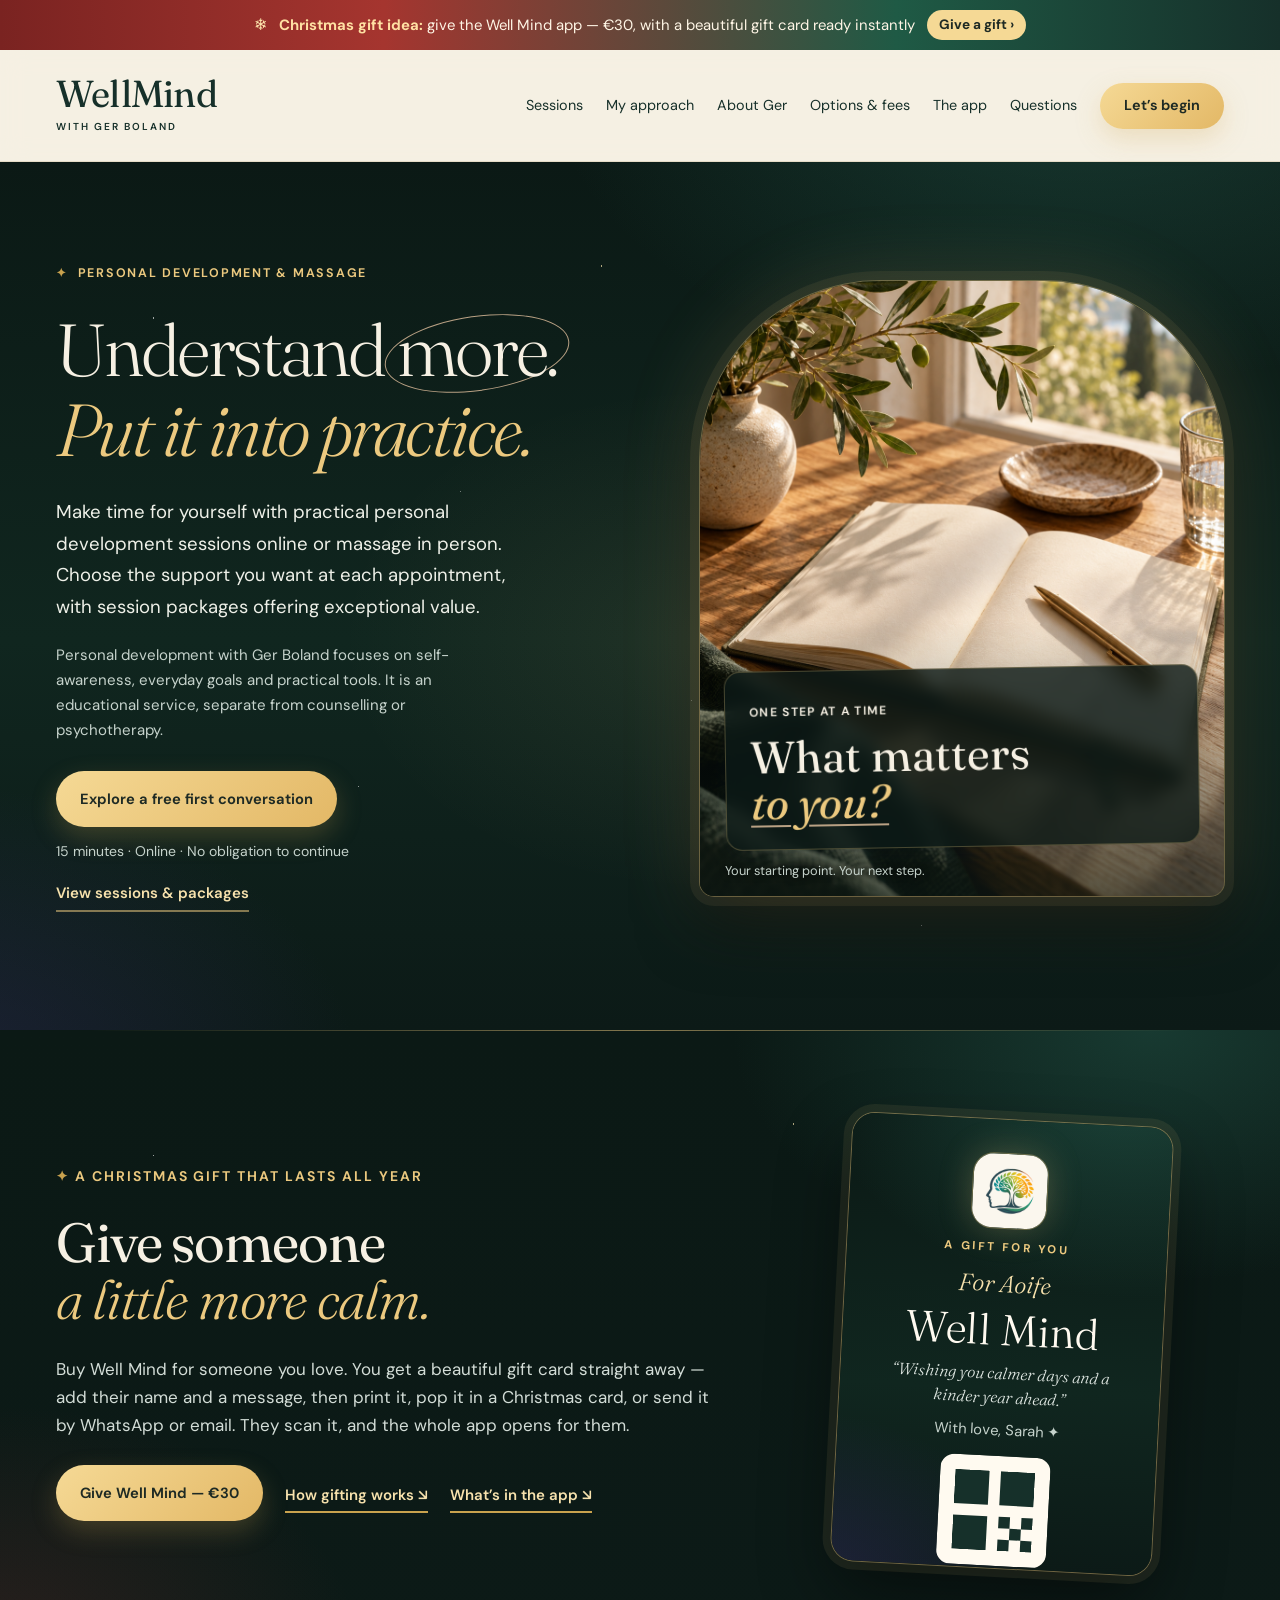
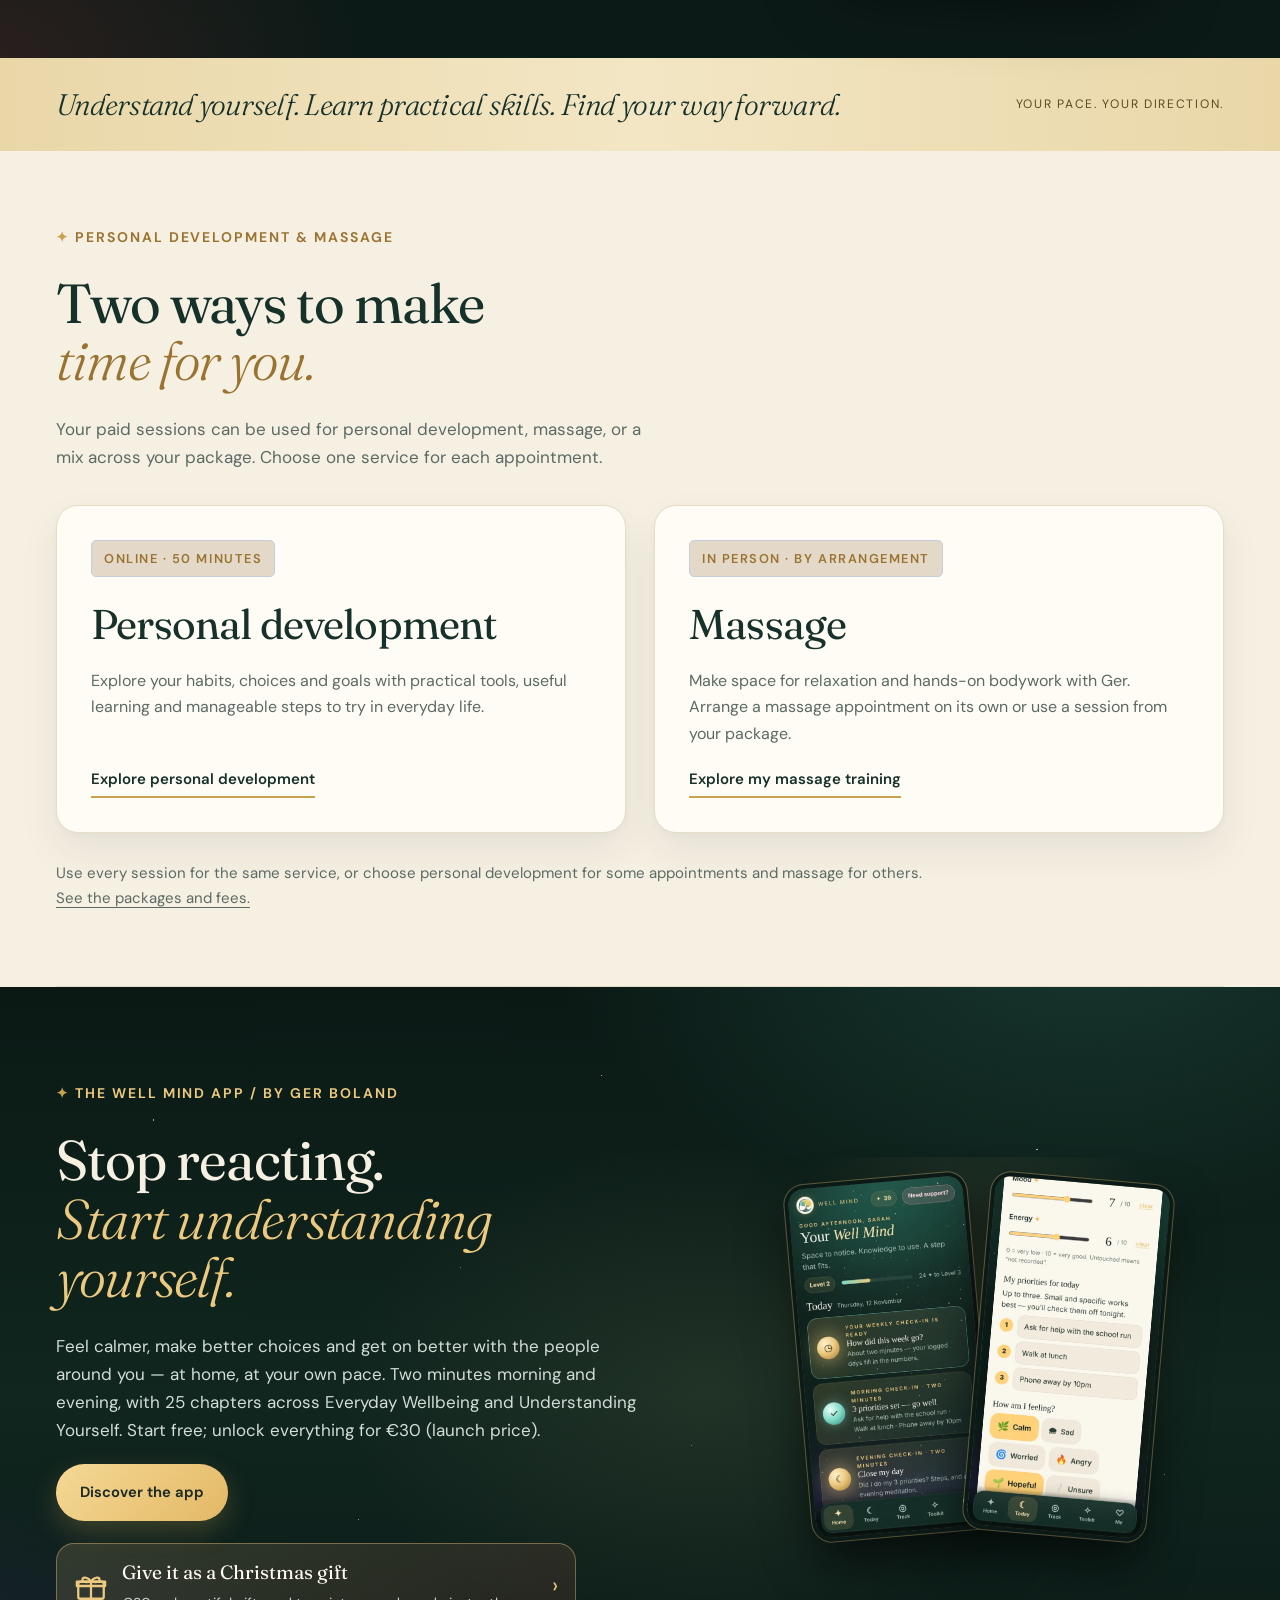
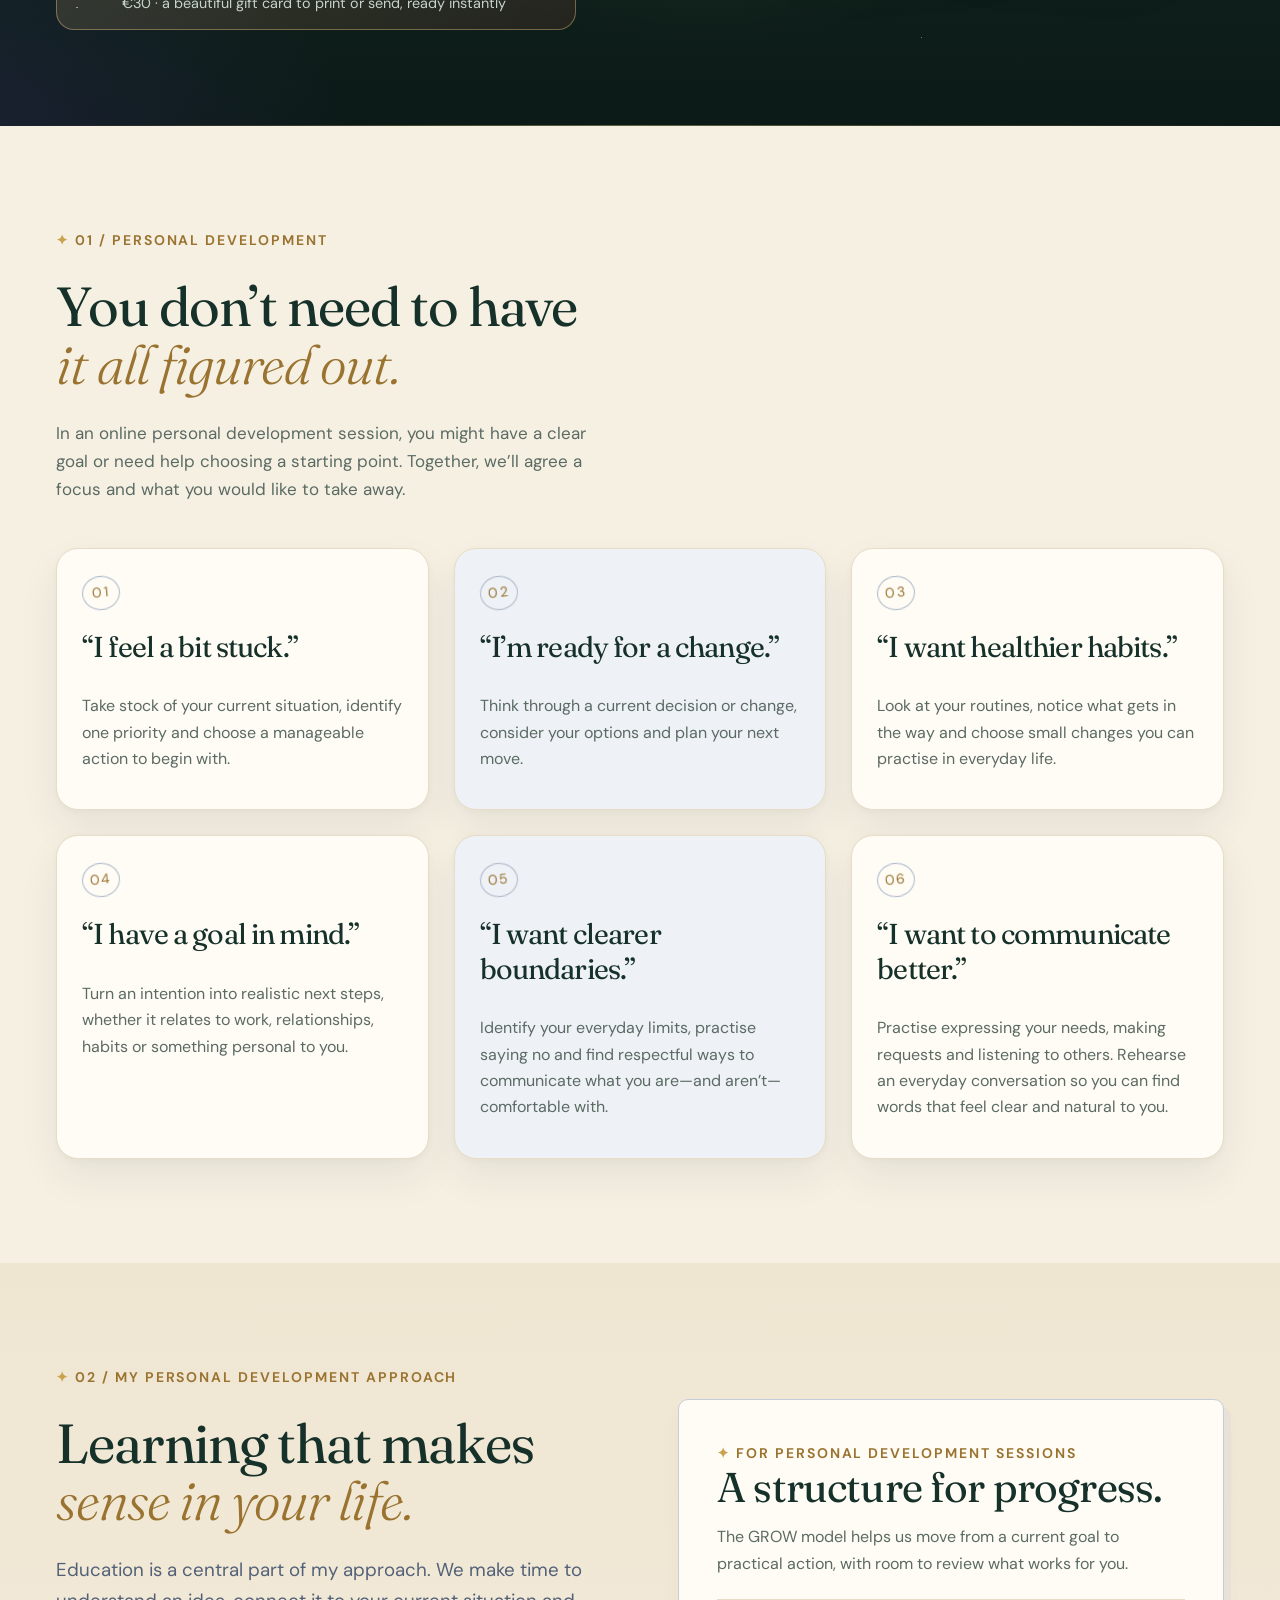
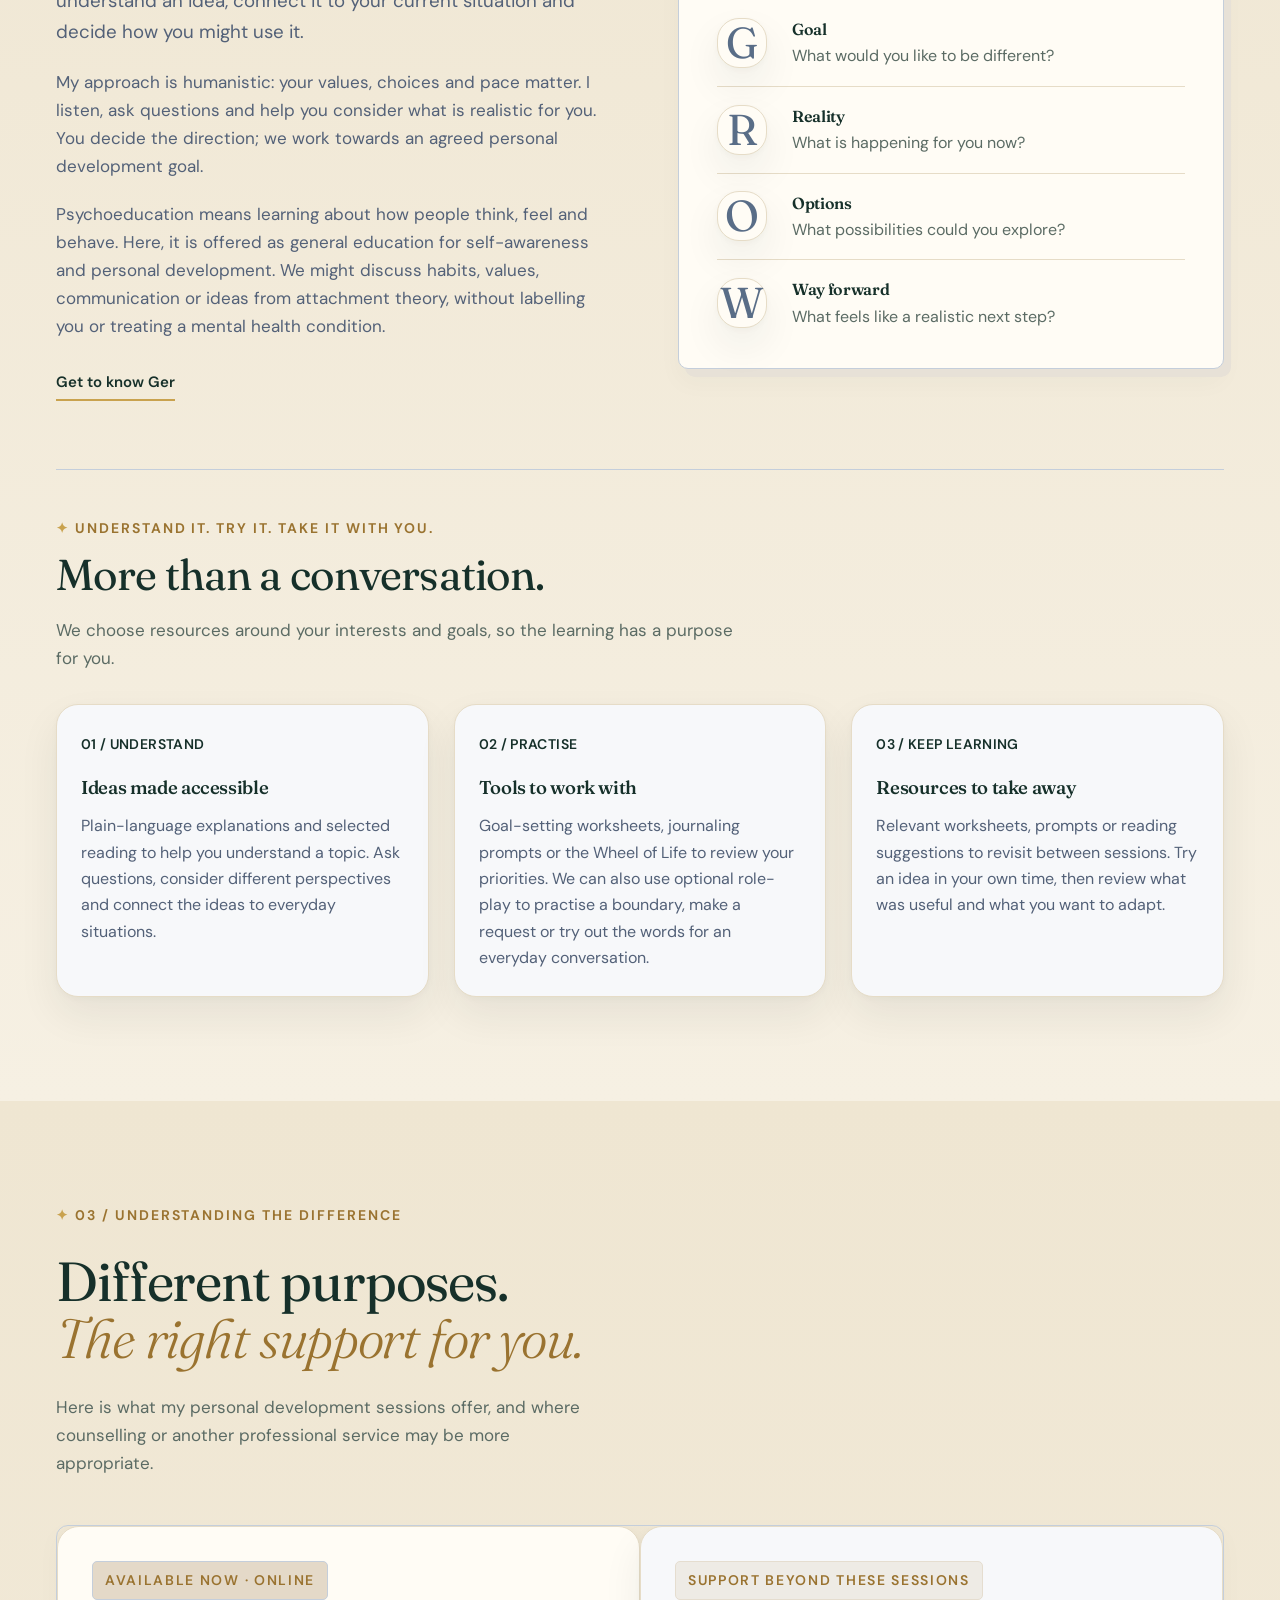
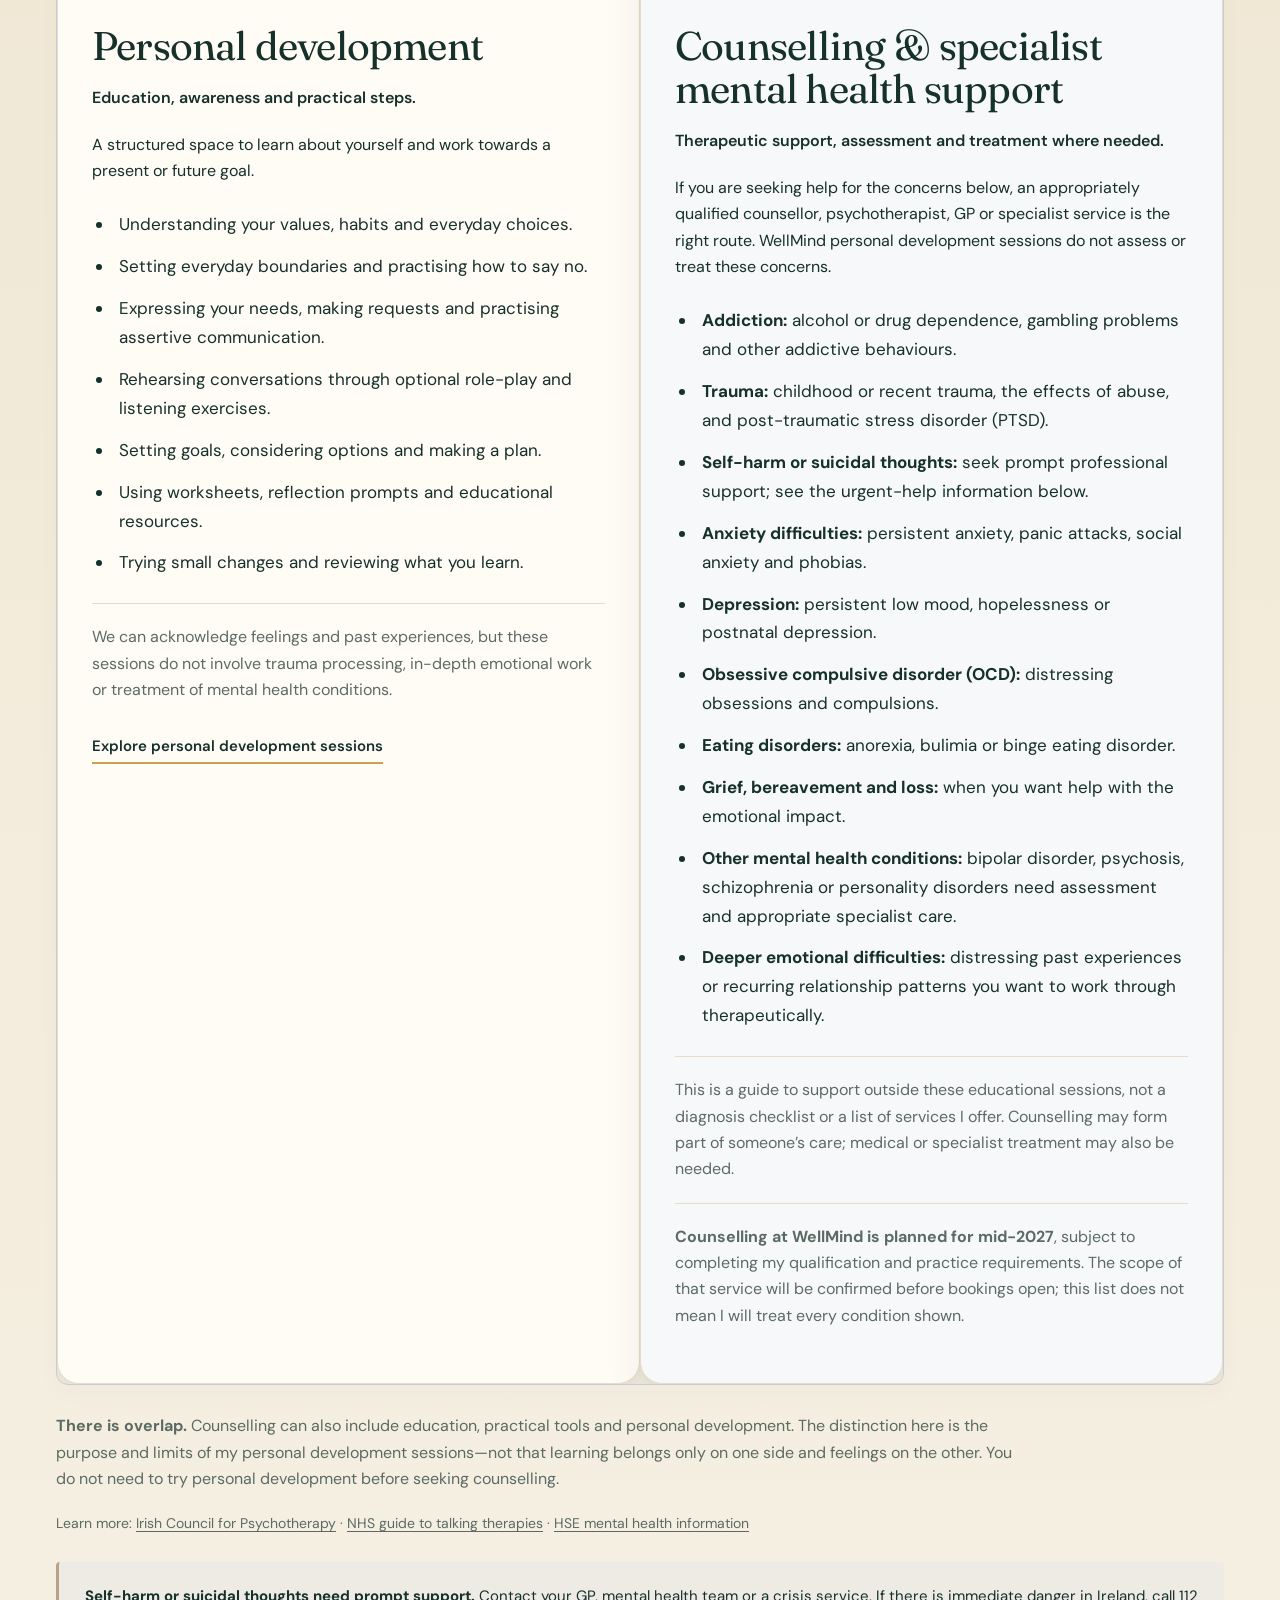
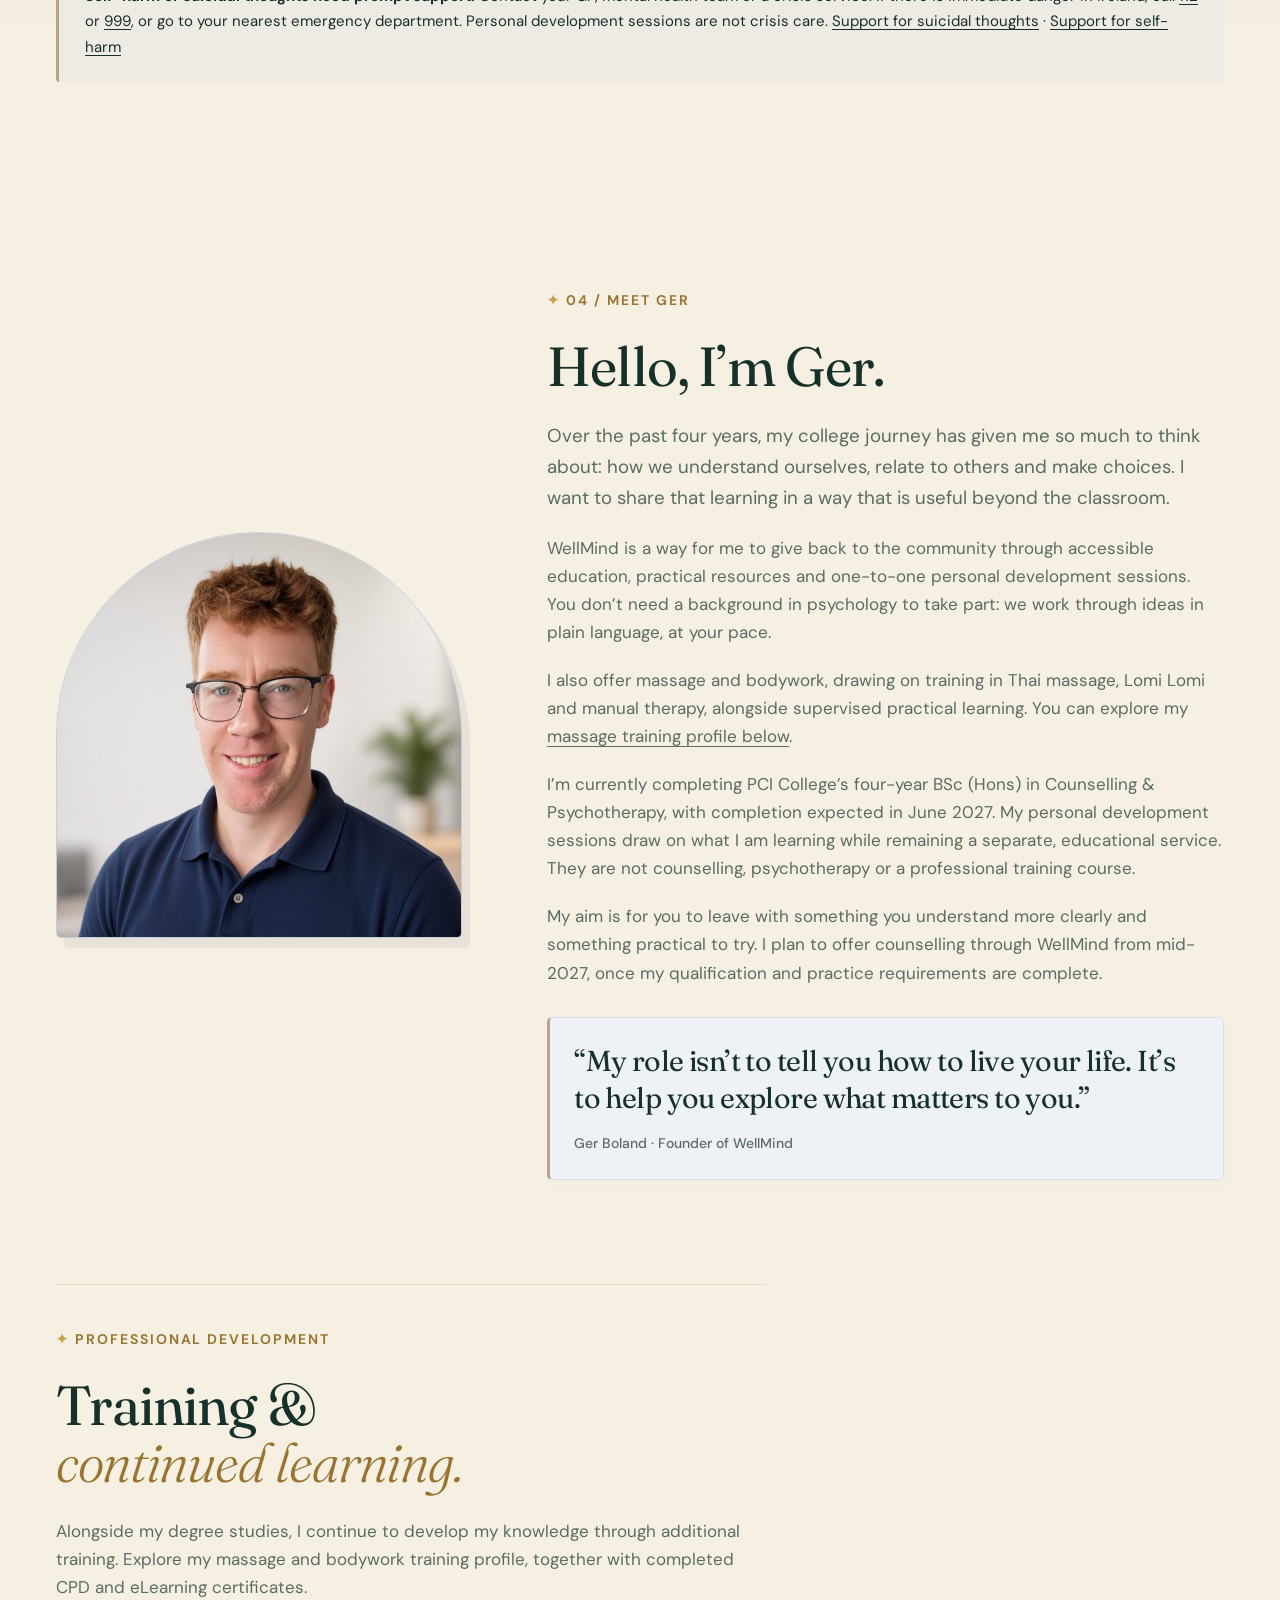
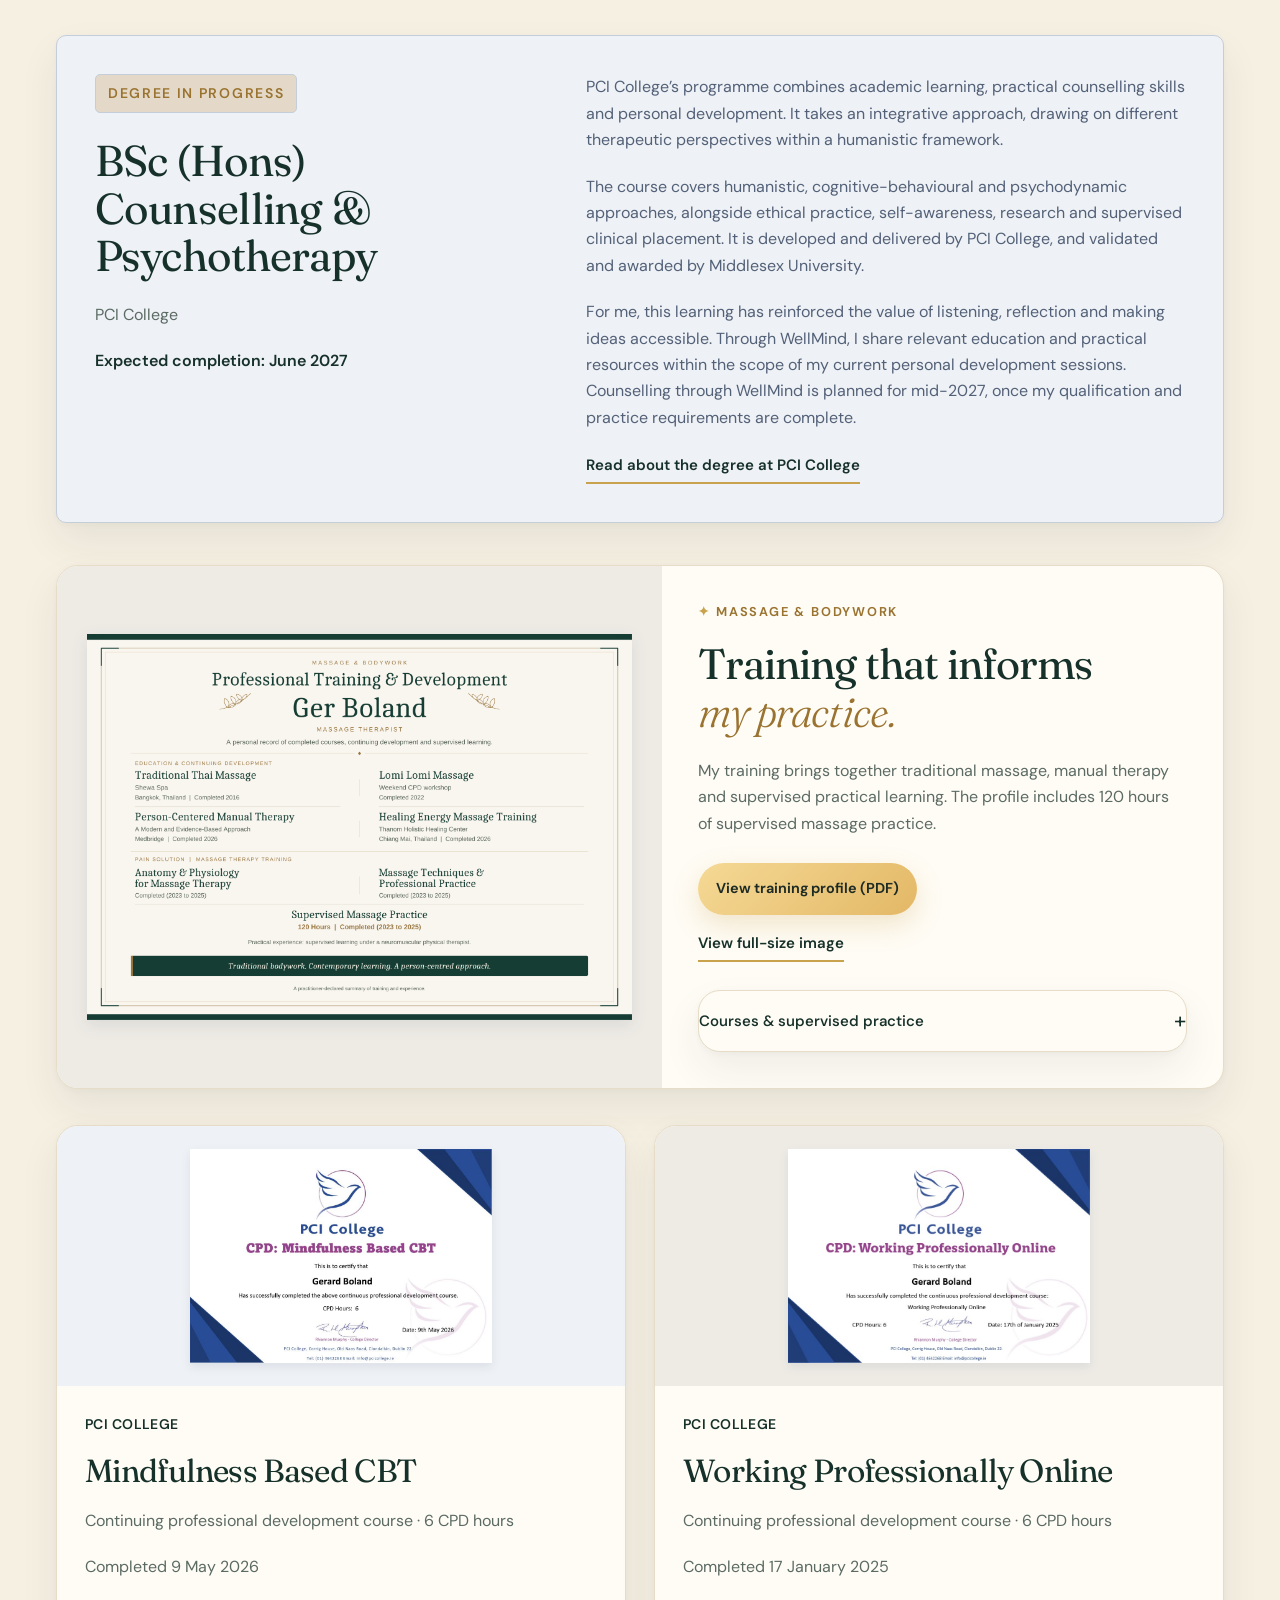
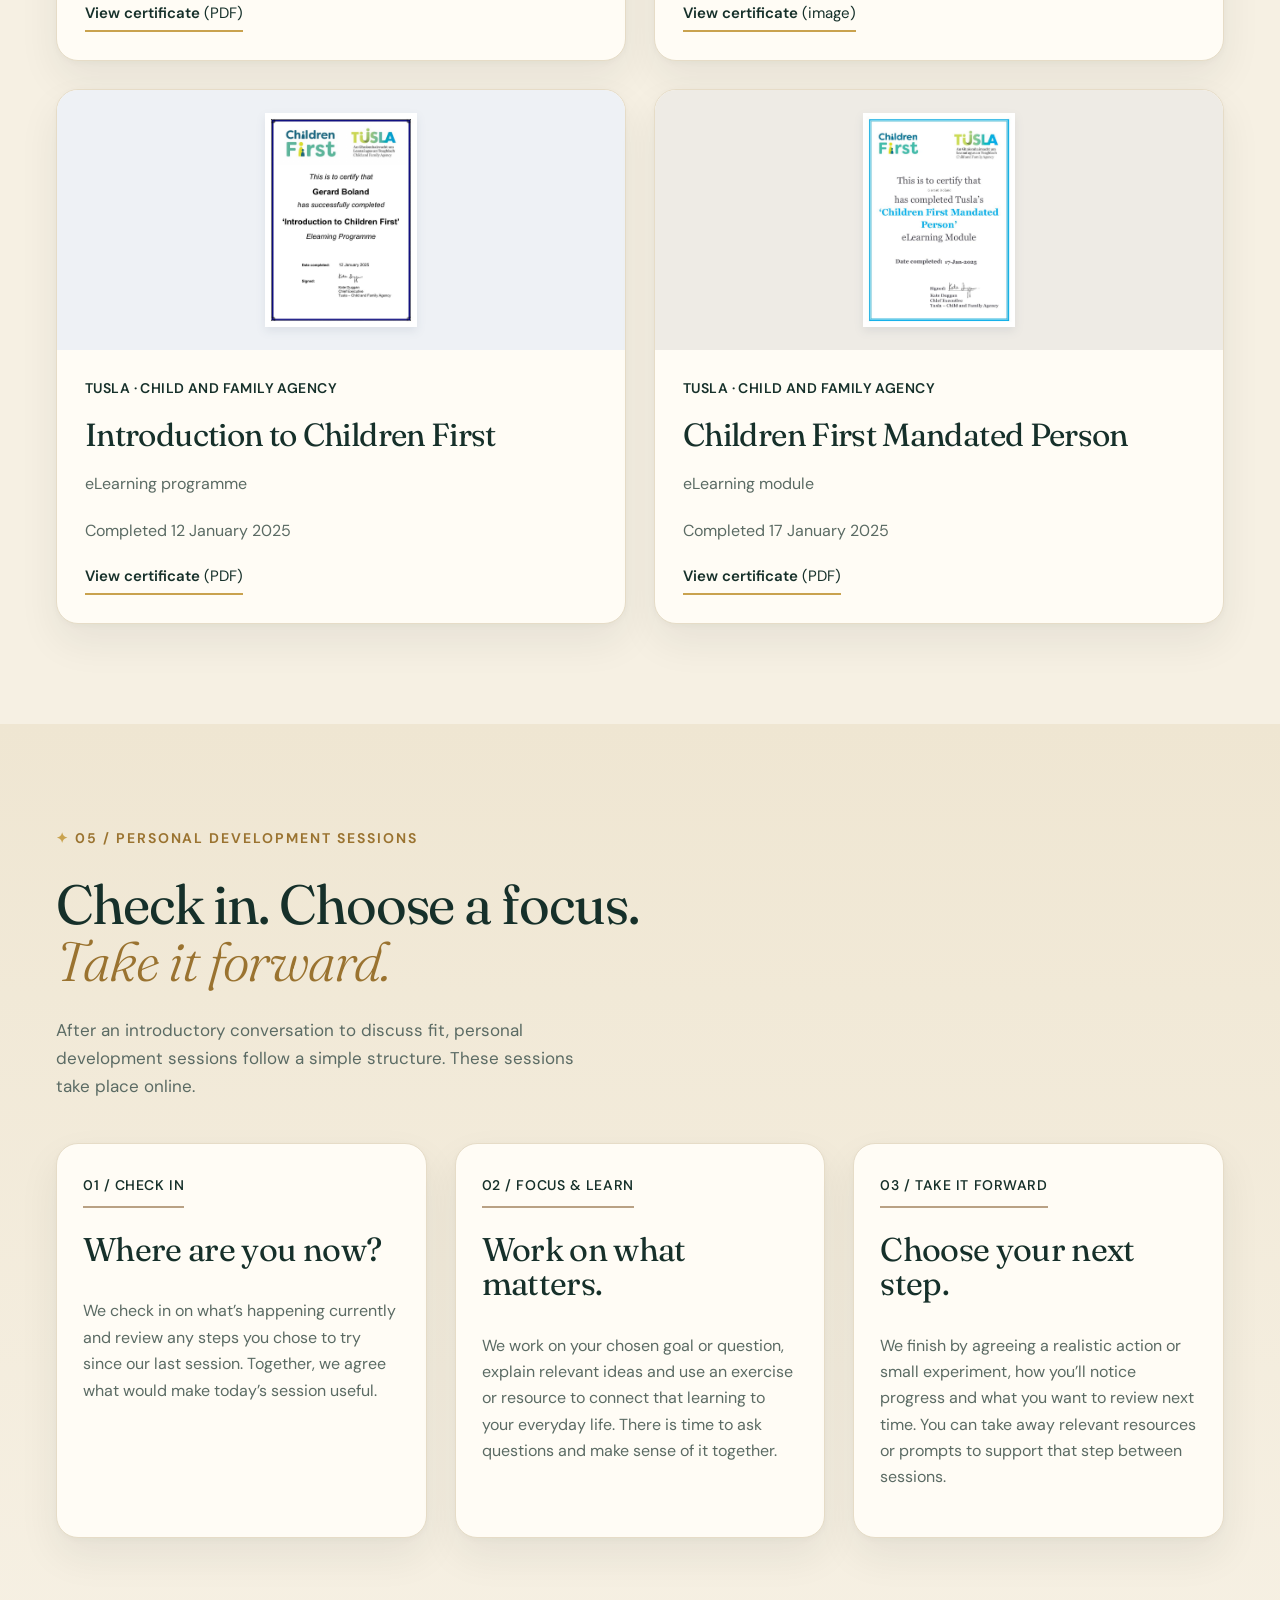
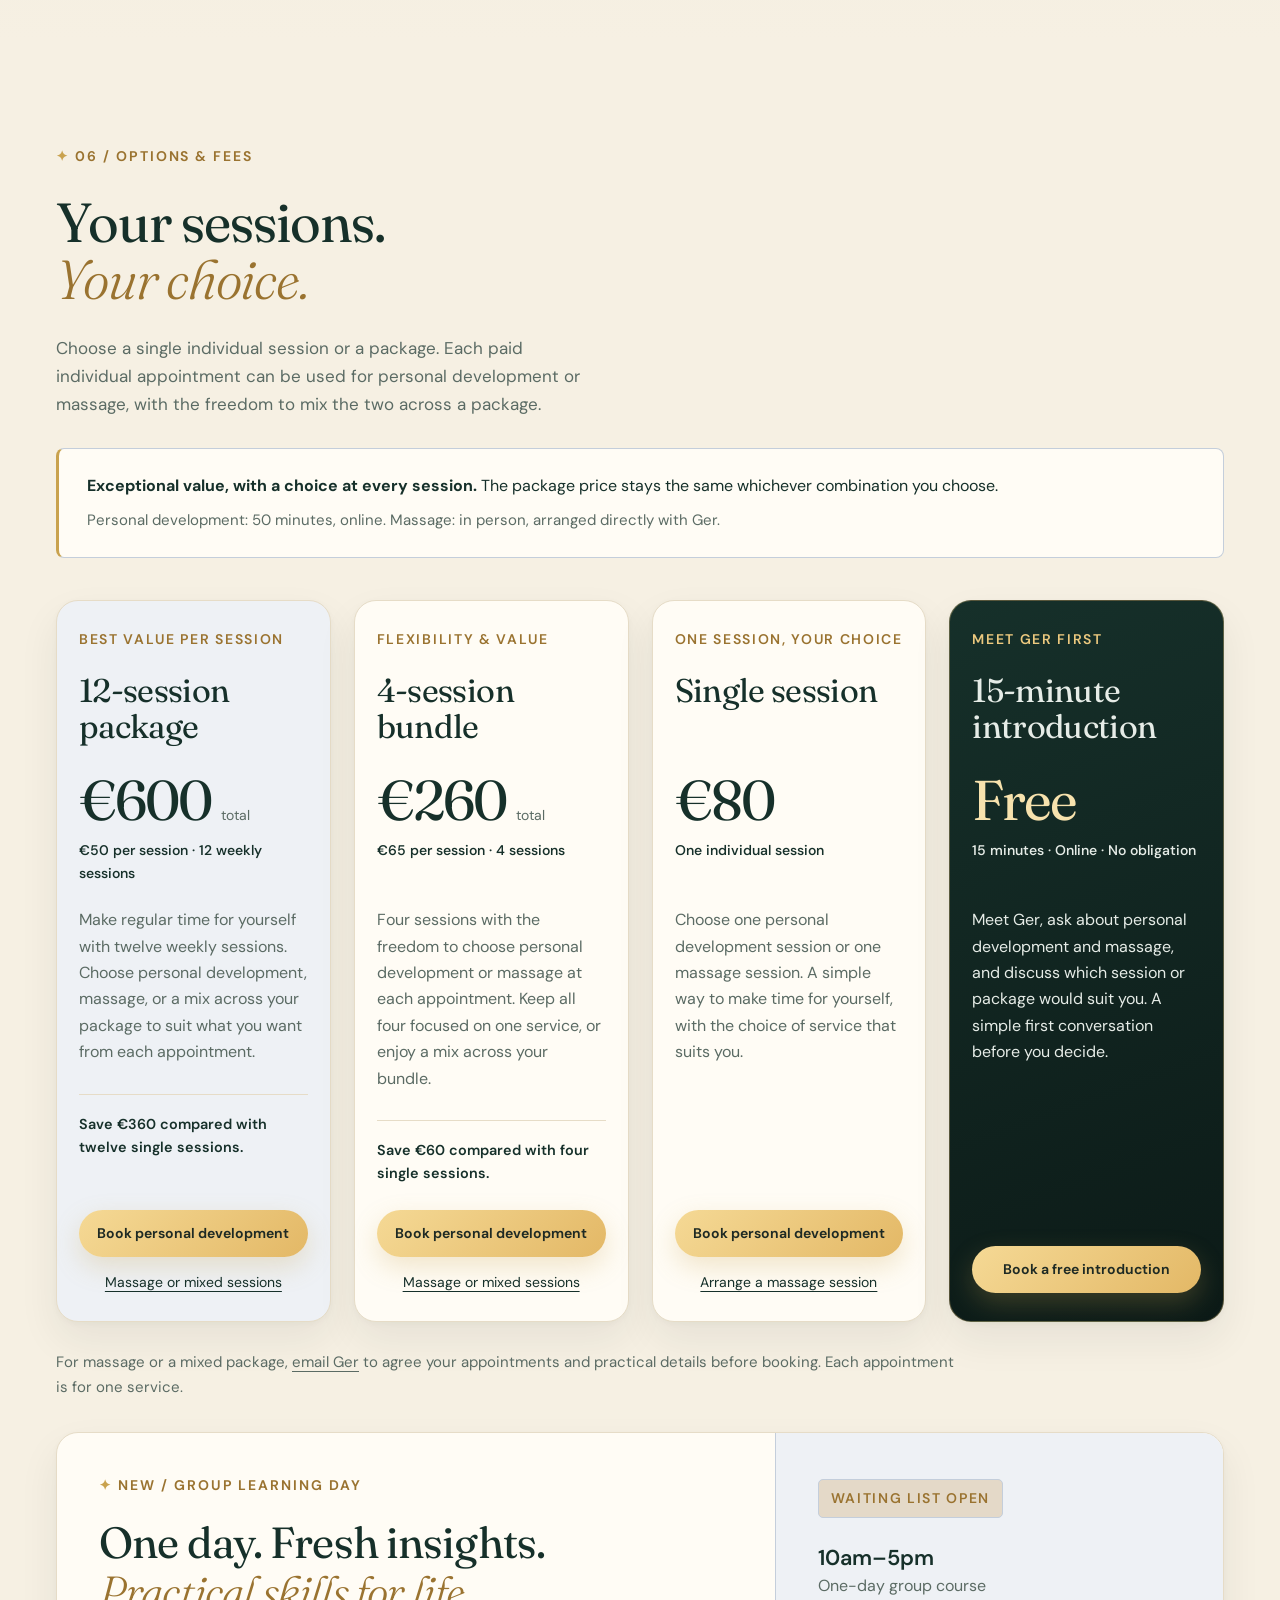
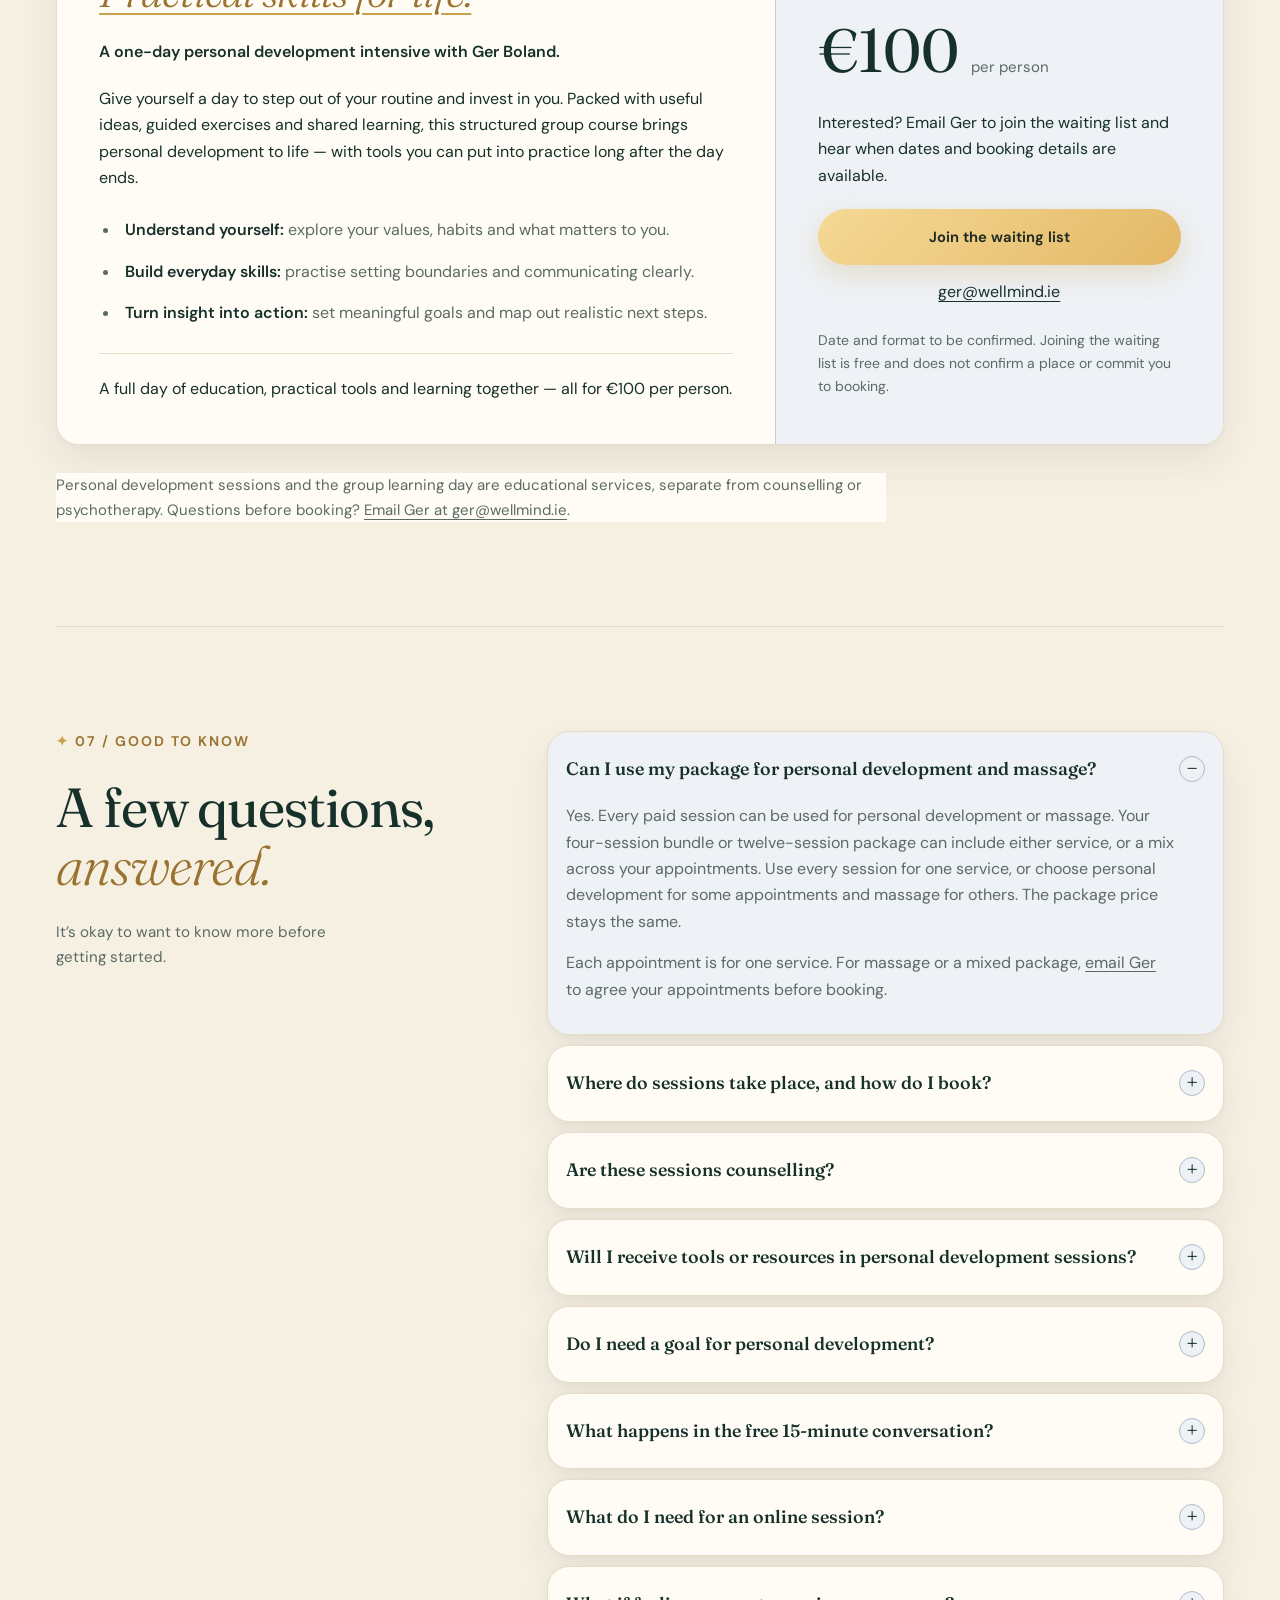
<file: index.html>
<!doctype html>
<html lang="en">
<head>
  <meta charset="utf-8"><meta name="viewport" content="width=device-width, initial-scale=1">
  <title>Well Mind app &amp; personal development with Ger Boland | WellMind</title>
  <link rel="canonical" href="https://www.wellmind.ie/">
  <meta property="og:type" content="website"><meta property="og:site_name" content="Well Mind"><meta property="og:url" content="https://www.wellmind.ie/"><meta property="og:title" content="Well Mind app &amp; personal development with Ger Boland | WellMind"><meta property="og:description" content="The Well Mind app by Ger Boland: a journaling, mood and self-care app you can start free. Plus online personal development and massage sessions in Ireland."><meta property="og:image" content="https://www.wellmind.ie/assets/og-wellmind.jpg"><meta property="og:image:width" content="1200"><meta property="og:image:height" content="630"><meta name="twitter:card" content="summary_large_image">
  <meta name="description" content="The Well Mind app by Ger Boland: a journaling, mood and self-care app you can start free. Plus online personal development and massage sessions in Ireland.">
  <meta name="theme-color" content="#0c1a17">
  <link rel="icon" href="assets/wellmind-logo.png" type="image/png">
  <link rel="stylesheet" href="style.css">
  <link rel="stylesheet" href="expressive.css">
  <link rel="stylesheet" href="sessions.css">
  <link rel="stylesheet" href="theme.css">
  <link rel="stylesheet" href="gift/gift.css">
<!-- GoatCounter: cookie-free, no personal data -->
<script>window.goatcounter={path:function(p){return p.split('?')[0]}};window.wmEv=function(n){var t=0,f=function(){if(window.goatcounter&&window.goatcounter.count){window.goatcounter.count({path:n,title:n,event:true})}else if(t++<40){setTimeout(f,250)}};f()};(function(){var q=location.search+location.hash;if(/unlock[=\/]LIFE-/.test(q))wmEv('purchase-app');else if(/unlock[=\/]GIFT-/.test(q))wmEv('gift-opened');if(/\/gift\/card-/.test(location.pathname)&&/order=/.test(location.search))wmEv('purchase-gift')})()</script>
<script data-goatcounter="https://wellmind.goatcounter.com/count" async src="//gc.zgo.at/count.js"></script>
</head>
<body>
<a class="skip" href="#main">Skip to content</a>
<a class="xmas-bar" href="/gift/" data-wm-until="2026-12-25"><span class="xb-flake" aria-hidden="true">❄</span><span><b>Christmas gift idea:</b> give the Well Mind app — <bdi data-wm-price>€40</bdi>, with a beautiful gift card ready instantly</span><span class="xb-go">Give a gift ›</span></a>
<header class="header">
 <a class="brand" href="#home" aria-label="WellMind home"><span class="brand-type">WellMind<small>WITH GER BOLAND</small></span></a>
 <button class="menu-toggle" aria-expanded="false" aria-controls="navigation">Menu <span aria-hidden="true">☰</span></button>
 <nav id="navigation" aria-label="Main navigation"><a href="#sessions">Sessions</a><a href="#approach">My approach</a><a href="#about">About Ger</a><a href="#options">Options &amp; fees</a><a href="/well-mind-app/">The app</a><a href="#questions">Questions</a><a class="nav-cta" href="#start">Let’s begin</a></nav>
</header>
<main id="main">
<section class="hero wrap" id="home">
 <div class="hero-copy"><p class="eyebrow"><span></span> PERSONAL DEVELOPMENT &amp; MASSAGE</p><h1>Understand <span class="circle-word">more.</span><br><em>Put it into practice.</em></h1><p class="hero-intro">Make time for yourself with practical personal development sessions online or massage in person. Choose the support you want at each appointment, with session packages offering exceptional value.</p><p class="hero-note">Personal development with Ger Boland focuses on self-awareness, everyday goals and practical tools. It is an educational service, separate from counselling or psychotherapy.</p><a class="button light" href="#start">Explore a free first conversation</a><p class="micro">15 minutes · Online · No obligation to continue</p><a class="text-link hero-package-link" href="#options">View sessions &amp; packages</a></div>
 <div class="hero-visual"><img class="hero-photo" src="assets/reflection.png" alt="An open journal and pen in soft natural light on a wooden table"><div class="photo-caption"><span>ONE STEP AT A TIME</span><p>What matters<br><em>to you?</em></p></div><span class="image-note">Your starting point. Your next step.</span></div>
</section>
  <section class="section wrap app-gift" id="christmas-gift" aria-labelledby="gift-title-home">
    <div class="app-gift-inner">
      <div><p class="eyebrow">A CHRISTMAS GIFT THAT LASTS ALL YEAR</p><h2 id="gift-title-home">Give someone<br><em>a little more calm.</em></h2><p>Buy Well Mind for someone you love. You get a beautiful gift card straight away — add their name and a message, then print it, pop it in a Christmas card, or send it by WhatsApp or email. They scan it, and the whole app opens for them.</p><div class="app-cta"><a class="button" href="https://buy.stripe.com/bJedR8fPr4g63Yz6PO1kA05" data-wm-gift>Give Well Mind — <bdi data-wm-price>€40</bdi></a><a class="text-link" href="/gift/">How gifting works <span aria-hidden="true">↘</span></a><a class="text-link" href="/well-mind-app/">What’s in the app <span aria-hidden="true">↘</span></a></div></div>
      <a class="giftcard sample" href="/gift/" aria-label="See how the Well Mind gift card works"><div class="gc-stars"></div><img class="gc-logo" src="/app/assets/icon-192.png" alt=""><p class="gc-kicker">A GIFT FOR YOU</p><p class="gc-to">For Aoife</p><p class="gc-title">Well Mind</p><p class="gc-msg">“Wishing you calmer days and a kinder year ahead.”</p><p class="gc-from">With love, Sarah ✦</p><div class="gc-qr"></div></a>
    </div>
  </section>

<div class="intro-strip"><div class="wrap"><span>Understand yourself. Learn practical skills. Find your way forward.</span><span class="strip-note">YOUR PACE. YOUR DIRECTION.</span></div></div>
<section class="session-choice wrap" id="sessions" aria-labelledby="session-choice-title">
 <div class="session-choice-heading"><p class="eyebrow">PERSONAL DEVELOPMENT &amp; MASSAGE</p><h2 id="session-choice-title">Two ways to make<br><em>time for you.</em></h2><p>Your paid sessions can be used for personal development, massage, or a mix across your package. Choose one service for each appointment.</p></div>
 <div class="session-choice-grid">
  <article><span class="service-label">ONLINE · 50 MINUTES</span><h3>Personal development</h3><p>Explore your habits, choices and goals with practical tools, useful learning and manageable steps to try in everyday life.</p><a class="text-link" href="#personal-development">Explore personal development</a></article>
  <article><span class="service-label">IN PERSON · BY ARRANGEMENT</span><h3>Massage</h3><p>Make space for relaxation and hands-on bodywork with Ger. Arrange a massage appointment on its own or use a session from your package.</p><a class="text-link" href="#massage-training">Explore my massage training</a></article>
 </div>
 <p class="session-choice-note">Use every session for the same service, or choose personal development for some appointments and massage for others. <a href="#options">See the packages and fees.</a></p>
</section>
<section class="journal-teaser wrap" aria-labelledby="journal-teaser-title"><div><p class="eyebrow">THE WELL MIND APP / BY GER BOLAND</p><h2 id="journal-teaser-title">Stop reacting.<br><em>Start understanding yourself.</em></h2><p>Feel calmer, make better choices and get on better with the people around you — at home, at your own pace. Two minutes morning and evening, with 25 chapters across Everyday Wellbeing and Understanding Yourself. Start free; unlock everything for <bdi data-wm-price>€40</bdi><span data-wm-paren hidden></span>.</p><a class="button" href="/well-mind-app/">Discover the app</a><a class="gift-strip" href="/gift/"><svg class="gift-ic" aria-hidden="true" viewBox="0 0 24 24"><g fill="none" stroke="currentColor" stroke-width="1.6" stroke-linecap="round" stroke-linejoin="round"><rect x="3" y="9" width="18" height="12" rx="1.5"/><path d="M2 9h20v3H2zM12 9v12M12 9c-1.5-3-6-4-6-1.5S10 9 12 9zM12 9c1.5-3 6-4 6-1.5S14 9 12 9z"/></g></svg><span><b>Give it as a Christmas gift</b><small><bdi data-wm-price>€40</bdi> · a beautiful gift card to print or send, ready instantly</small></span><span class="go" aria-hidden="true">›</span></a></div><a class="teaser-covers teaser-phones" href="/well-mind-app/" aria-label="Discover the Well Mind app"><img src="/assets/app/home.webp" alt="The Well Mind app home screen" width="520" height="1040" loading="lazy"><img src="/assets/app/morning.webp" alt="The morning check-in in the Well Mind app" width="520" height="1040" loading="lazy"></a></section>
<section class="section wrap" id="personal-development">
 <div class="section-intro"><p class="eyebrow">01 / PERSONAL DEVELOPMENT</p><h2>You don’t need to have<br><em>it all figured out.</em></h2><p>In an online personal development session, you might have a clear goal or need help choosing a starting point. Together, we’ll agree a focus and what you would like to take away.</p></div>
 <div class="topic-grid">
  <article><span class="topic-number">01</span><h3>“I feel a bit stuck.”</h3><p>Take stock of your current situation, identify one priority and choose a manageable action to begin with.</p></article>
  <article><span class="topic-number">02</span><h3>“I’m ready for a change.”</h3><p>Think through a current decision or change, consider your options and plan your next move.</p></article>
  <article><span class="topic-number">03</span><h3>“I want healthier habits.”</h3><p>Look at your routines, notice what gets in the way and choose small changes you can practise in everyday life.</p></article>
  <article><span class="topic-number">04</span><h3>“I have a goal in mind.”</h3><p>Turn an intention into realistic next steps, whether it relates to work, relationships, habits or something personal to you.</p></article>
  <article><span class="topic-number">05</span><h3>“I want clearer boundaries.”</h3><p>Identify your everyday limits, practise saying no and find respectful ways to communicate what you are—and aren’t—comfortable with.</p></article>
  <article><span class="topic-number">06</span><h3>“I want to communicate better.”</h3><p>Practise expressing your needs, making requests and listening to others. Rehearse an everyday conversation so you can find words that feel clear and natural to you.</p></article>
 </div>
</section>
<section class="approach section" id="approach"><div class="wrap approach-grid">
 <div><p class="eyebrow">02 / MY PERSONAL DEVELOPMENT APPROACH</p><h2>Learning that makes<br><em>sense in your life.</em></h2><p class="large-copy">Education is a central part of my approach. We make time to understand an idea, connect it to your current situation and decide how you might use it.</p><p>My approach is humanistic: your values, choices and pace matter. I listen, ask questions and help you consider what is realistic for you. You decide the direction; we work towards an agreed personal development goal.</p><p>Psychoeducation means learning about how people think, feel and behave. Here, it is offered as general education for self-awareness and personal development. We might discuss habits, values, communication or ideas from attachment theory, without labelling you or treating a mental health condition.</p><a class="text-link" href="#about">Get to know Ger</a></div>
 <div class="grow-card"><div class="grow-heading"><span class="eyebrow">FOR PERSONAL DEVELOPMENT SESSIONS</span><h3>A structure for progress.</h3><p>The GROW model helps us move from a current goal to practical action, with room to review what works for you.</p></div>
  <ol class="grow-list"><li><span class="letter">G</span><div><h4>Goal</h4><p>What would you like to be different?</p></div></li><li><span class="letter">R</span><div><h4>Reality</h4><p>What is happening for you now?</p></div></li><li><span class="letter">O</span><div><h4>Options</h4><p>What possibilities could you explore?</p></div></li><li><span class="letter">W</span><div><h4>Way forward</h4><p>What feels like a realistic next step?</p></div></li></ol>
 </div>
</div>
<div class="wrap learning-resources">
 <div class="learning-heading"><p class="eyebrow">UNDERSTAND IT. TRY IT. TAKE IT WITH YOU.</p><h3>More than a conversation.</h3><p>We choose resources around your interests and goals, so the learning has a purpose for you.</p></div>
 <div class="resource-grid">
  <article><span>01 / UNDERSTAND</span><h4>Ideas made accessible</h4><p>Plain-language explanations and selected reading to help you understand a topic. Ask questions, consider different perspectives and connect the ideas to everyday situations.</p></article>
  <article><span>02 / PRACTISE</span><h4>Tools to work with</h4><p>Goal-setting worksheets, journaling prompts or the Wheel of Life to review your priorities. We can also use optional role-play to practise a boundary, make a request or try out the words for an everyday conversation.</p></article>
  <article><span>03 / KEEP LEARNING</span><h4>Resources to take away</h4><p>Relevant worksheets, prompts or reading suggestions to revisit between sessions. Try an idea in your own time, then review what was useful and what you want to adapt.</p></article>
 </div>
</div></section>
<section class="support-comparison section" id="choosing-support" aria-labelledby="support-title"><div class="wrap">
 <div class="section-intro"><p class="eyebrow">03 / UNDERSTANDING THE DIFFERENCE</p><h2 id="support-title">Different purposes.<br><em>The right support for you.</em></h2><p>Here is what my personal development sessions offer, and where counselling or another professional service may be more appropriate.</p></div>
 <div class="comparison-columns">
  <article class="comparison-side"><span class="service-label">AVAILABLE NOW · ONLINE</span><h3>Personal development</h3><p class="comparison-lead">Education, awareness and practical steps.</p><p>A structured space to learn about yourself and work towards a present or future goal.</p><ul><li>Understanding your values, habits and everyday choices.</li><li>Setting everyday boundaries and practising how to say no.</li><li>Expressing your needs, making requests and practising assertive communication.</li><li>Rehearsing conversations through optional role-play and listening exercises.</li><li>Setting goals, considering options and making a plan.</li><li>Using worksheets, reflection prompts and educational resources.</li><li>Trying small changes and reviewing what you learn.</li></ul><p class="comparison-scope">We can acknowledge feelings and past experiences, but these sessions do not involve trauma processing, in-depth emotional work or treatment of mental health conditions.</p><a class="text-link" href="#start">Explore personal development sessions</a></article>
  <article class="comparison-side"><span class="service-label service-label-muted">SUPPORT BEYOND THESE SESSIONS</span><h3>Counselling &amp; specialist mental health support</h3><p class="comparison-lead">Therapeutic support, assessment and treatment where needed.</p><p>If you are seeking help for the concerns below, an appropriately qualified counsellor, psychotherapist, GP or specialist service is the right route. WellMind personal development sessions do not assess or treat these concerns.</p><ul>
   <li><strong>Addiction:</strong> alcohol or drug dependence, gambling problems and other addictive behaviours.</li>
   <li><strong>Trauma:</strong> childhood or recent trauma, the effects of abuse, and post-traumatic stress disorder (PTSD).</li>
   <li><strong>Self-harm or suicidal thoughts:</strong> seek prompt professional support; see the urgent-help information below.</li>
   <li><strong>Anxiety difficulties:</strong> persistent anxiety, panic attacks, social anxiety and phobias.</li>
   <li><strong>Depression:</strong> persistent low mood, hopelessness or postnatal depression.</li>
   <li><strong>Obsessive compulsive disorder (OCD):</strong> distressing obsessions and compulsions.</li>
   <li><strong>Eating disorders:</strong> anorexia, bulimia or binge eating disorder.</li>
   <li><strong>Grief, bereavement and loss:</strong> when you want help with the emotional impact.</li>
   <li><strong>Other mental health conditions:</strong> bipolar disorder, psychosis, schizophrenia or personality disorders need assessment and appropriate specialist care.</li>
   <li><strong>Deeper emotional difficulties:</strong> distressing past experiences or recurring relationship patterns you want to work through therapeutically.</li>
  </ul><p class="comparison-scope">This is a guide to support outside these educational sessions, not a diagnosis checklist or a list of services I offer. Counselling may form part of someone’s care; medical or specialist treatment may also be needed.</p><p class="comparison-scope"><strong>Counselling at WellMind is planned for mid-2027</strong>, subject to completing my qualification and practice requirements. The scope of that service will be confirmed before bookings open; this list does not mean I will treat every condition shown.</p></article>
 </div>
 <div class="comparison-context"><p><strong>There is overlap.</strong> Counselling can also include education, practical tools and personal development. The distinction here is the purpose and limits of my personal development sessions—not that learning belongs only on one side and feelings on the other. You do not need to try personal development before seeking counselling.</p><p class="comparison-reference">Learn more: <a href="https://psychotherapycouncil.ie/frequently-asked-questions/what-is-psychotherapy/">Irish Council for Psychotherapy</a> · <a href="https://www.nhs.uk/tests-and-treatments/talking-therapies/">NHS guide to talking therapies</a> · <a href="https://www2.hse.ie/mental-health/issues/">HSE mental health information</a></p></div>
 <aside class="urgent-support" aria-label="Urgent support"><p><strong>Self-harm or suicidal thoughts need prompt support.</strong> Contact your GP, mental health team or a crisis service. If there is immediate danger in Ireland, call <a href="tel:112">112</a> or <a href="tel:999">999</a>, or go to your nearest emergency department. Personal development sessions are not crisis care. <a href="https://www2.hse.ie/mental-health/services-support/suicide/">Support for suicidal thoughts</a> · <a href="https://www2.hse.ie/conditions/self-harm/getting-help/">Support for self-harm</a></p></aside>
</div></section>
<section class="about section wrap" id="about"><div class="about-emblem about-photo"><img src="assets/ger-boland.jpg" alt="Ger Boland, founder of WellMind, smiling, in a navy polo shirt" width="640" height="640" loading="lazy"></div><div class="about-copy"><p class="eyebrow">04 / MEET GER</p><h2>Hello, I’m Ger.</h2><p class="large-copy">Over the past four years, my college journey has given me so much to think about: how we understand ourselves, relate to others and make choices. I want to share that learning in a way that is useful beyond the classroom.</p><p>WellMind is a way for me to give back to the community through accessible education, practical resources and one-to-one personal development sessions. You don’t need a background in psychology to take part: we work through ideas in plain language, at your pace.</p><p>I also offer massage and bodywork, drawing on training in Thai massage, Lomi Lomi and manual therapy, alongside supervised practical learning. You can explore my <a class="inline-link" href="#massage-training">massage training profile below</a>.</p><p>I’m currently completing PCI College’s four-year BSc (Hons) in Counselling &amp; Psychotherapy, with completion expected in June 2027. My personal development sessions draw on what I am learning while remaining a separate, educational service. They are not counselling, psychotherapy or a professional training course.</p><p>My aim is for you to leave with something you understand more clearly and something practical to try. I plan to offer counselling through WellMind from mid-2027, once my qualification and practice requirements are complete.</p><blockquote>“My role isn’t to tell you how to live your life. It’s to help you explore what matters to you.”<cite>Ger Boland · Founder of WellMind</cite></blockquote></div></section>
<section class="training wrap" id="training" aria-labelledby="training-title">
 <div class="training-heading"><p class="eyebrow">PROFESSIONAL DEVELOPMENT</p><h2 id="training-title">Training &amp;<br><em>continued learning.</em></h2><p>Alongside my degree studies, I continue to develop my knowledge through additional training. Explore my massage and bodywork training profile, together with completed CPD and eLearning certificates.</p></div>
 <article class="degree-panel" aria-labelledby="degree-title"><div class="degree-heading"><span class="service-label">DEGREE IN PROGRESS</span><h3 id="degree-title">BSc (Hons) Counselling &amp; Psychotherapy</h3><p>PCI College</p><p class="degree-completion">Expected completion: June 2027</p></div><div class="degree-copy"><p>PCI College’s programme combines academic learning, practical counselling skills and personal development. It takes an integrative approach, drawing on different therapeutic perspectives within a humanistic framework.</p><p>The course covers humanistic, cognitive-behavioural and psychodynamic approaches, alongside ethical practice, self-awareness, research and supervised clinical placement. It is developed and delivered by PCI College, and validated and awarded by Middlesex University.</p><p>For me, this learning has reinforced the value of listening, reflection and making ideas accessible. Through WellMind, I share relevant education and practical resources within the scope of my current personal development sessions. Counselling through WellMind is planned for mid-2027, once my qualification and practice requirements are complete.</p><a class="text-link" href="https://www.pcicollege.ie/course/bsc-counselling-psychotherapy/" target="_blank" rel="noopener">Read about the degree at PCI College</a></div></article>
 <article class="massage-training" id="massage-training" aria-labelledby="massage-training-title">
  <a class="massage-training-preview" href="assets/certificates/ger-boland-massage-training-profile.pdf" target="_blank" rel="noopener" aria-label="View Ger Boland’s massage and bodywork training profile, PDF, opens in a new tab"><img src="assets/certificates/ger-boland-massage-training-profile.png" alt="Ger Boland’s massage and bodywork training profile, including Thai massage, Lomi Lomi, manual therapy and 120 hours of supervised massage practice" width="3508" height="2481" loading="lazy"></a>
  <div class="massage-training-copy"><p class="eyebrow">MASSAGE &amp; BODYWORK</p><h3 id="massage-training-title">Training that informs<br><em>my practice.</em></h3><p>My training brings together traditional massage, manual therapy and supervised practical learning. The profile includes 120 hours of supervised massage practice.</p><div class="training-profile-links"><a class="button" href="assets/certificates/ger-boland-massage-training-profile.pdf" target="_blank" rel="noopener" aria-label="View massage training profile, PDF, opens in a new tab">View training profile (PDF)</a><a class="text-link" href="assets/certificates/ger-boland-massage-training-profile.png" target="_blank" rel="noopener" aria-label="View massage training profile as a full-size image, opens in a new tab">View full-size image</a></div>
   <details class="training-details"><summary>Courses &amp; supervised practice</summary><div><ul>
    <li><strong>Traditional Thai Massage</strong><span>Shewa Spa · Bangkok, Thailand</span><span>Completed 2016</span></li>
    <li><strong>Lomi Lomi Massage</strong><span>Weekend CPD workshop</span><span>Completed 2022</span></li>
    <li><strong>Person-Centered Manual Therapy</strong><span>A Modern and Evidence-Based Approach · Medbridge</span><span>Completed 2026</span></li>
    <li><strong>Healing Energy Massage Training</strong><span>Thanom Holistic Healing Center · Chiang Mai, Thailand</span><span>Completed 2026</span></li>
    <li><strong>Anatomy &amp; Physiology for Massage Therapy</strong><span>Pain Solution</span><span>Completed (2023 to 2025)</span></li>
    <li><strong>Massage Techniques &amp; Professional Practice</strong><span>Pain Solution</span><span>Completed (2023 to 2025)</span></li>
    <li><strong>Supervised Massage Practice</strong><span>Pain Solution · 120 Hours</span><span>Completed (2023 to 2025)</span></li>
   </ul><p>Practical experience: supervised learning under a neuromuscular physical therapist.</p></div></details>
  </div>
 </article>
 <div class="certificate-grid">
  <article class="certificate-card"><a class="certificate-preview" href="assets/certificates/mindfulness-based-cbt.pdf" target="_blank" rel="noopener" aria-label="View Mindfulness Based CBT certificate (PDF, opens in a new tab)"><img src="assets/certificates/mindfulness-based-cbt.jpg" alt="PCI College certificate awarded to Gerard Boland for Mindfulness Based CBT" width="1000" height="707" loading="lazy"></a><div class="certificate-copy"><p class="certificate-provider">PCI COLLEGE</p><h3>Mindfulness Based CBT</h3><p>Continuing professional development course · 6 CPD hours</p><p class="certificate-date">Completed <time datetime="2026-05-09">9 May 2026</time></p><a class="text-link" href="assets/certificates/mindfulness-based-cbt.pdf" target="_blank" rel="noopener" aria-label="View Mindfulness Based CBT certificate, PDF, opens in a new tab">View certificate <span>(PDF)</span></a></div></article>
  <article class="certificate-card"><a class="certificate-preview" href="assets/certificates/working-professionally-online.jpeg" target="_blank" rel="noopener" aria-label="View Working Professionally Online certificate (opens in a new tab)"><img src="assets/certificates/working-professionally-online.jpeg" alt="PCI College certificate awarded to Gerard Boland for Working Professionally Online" width="842" height="596" loading="lazy"></a><div class="certificate-copy"><p class="certificate-provider">PCI COLLEGE</p><h3>Working Professionally Online</h3><p>Continuing professional development course · 6 CPD hours</p><p class="certificate-date">Completed <time datetime="2025-01-17">17 January 2025</time></p><a class="text-link" href="assets/certificates/working-professionally-online.jpeg" target="_blank" rel="noopener" aria-label="View Working Professionally Online certificate, image, opens in a new tab">View certificate <span>(image)</span></a></div></article>
  <article class="certificate-card"><a class="certificate-preview" href="assets/certificates/introduction-to-children-first.pdf" target="_blank" rel="noopener" aria-label="View Introduction to Children First certificate (PDF, opens in a new tab)"><img src="assets/certificates/introduction-to-children-first.jpg" alt="Tusla certificate awarded to Gerard Boland for Introduction to Children First" width="707" height="1000" loading="lazy"></a><div class="certificate-copy"><p class="certificate-provider">TUSLA · CHILD AND FAMILY AGENCY</p><h3>Introduction to Children First</h3><p>eLearning programme</p><p class="certificate-date">Completed <time datetime="2025-01-12">12 January 2025</time></p><a class="text-link" href="assets/certificates/introduction-to-children-first.pdf" target="_blank" rel="noopener" aria-label="View Introduction to Children First certificate, PDF, opens in a new tab">View certificate <span>(PDF)</span></a></div></article>
  <article class="certificate-card"><a class="certificate-preview" href="assets/certificates/children-first-mandated-person.pdf" target="_blank" rel="noopener" aria-label="View Children First Mandated Person certificate (PDF, opens in a new tab)"><img src="assets/certificates/children-first-mandated-person.jpg" alt="Tusla certificate awarded to Gerard Boland for the Children First Mandated Person module" width="707" height="1000" loading="lazy"></a><div class="certificate-copy"><p class="certificate-provider">TUSLA · CHILD AND FAMILY AGENCY</p><h3>Children First Mandated Person</h3><p>eLearning module</p><p class="certificate-date">Completed <time datetime="2025-01-17">17 January 2025</time></p><a class="text-link" href="assets/certificates/children-first-mandated-person.pdf" target="_blank" rel="noopener" aria-label="View Children First Mandated Person certificate, PDF, opens in a new tab">View certificate <span>(PDF)</span></a></div></article>
 </div>
</section>
<section class="sessions section"><div class="wrap"><div class="section-intro"><p class="eyebrow">05 / PERSONAL DEVELOPMENT SESSIONS</p><h2>Check in. Choose a focus.<br><em>Take it forward.</em></h2><p>After an introductory conversation to discuss fit, personal development sessions follow a simple structure. These sessions take place online.</p></div><div class="process-grid"><article><span>01 / CHECK IN</span><h3>Where are you now?</h3><p>We check in on what’s happening currently and review any steps you chose to try since our last session. Together, we agree what would make today’s session useful.</p></article><article><span>02 / FOCUS &amp; LEARN</span><h3>Work on what matters.</h3><p>We work on your chosen goal or question, explain relevant ideas and use an exercise or resource to connect that learning to your everyday life. There is time to ask questions and make sense of it together.</p></article><article><span>03 / TAKE IT FORWARD</span><h3>Choose your next step.</h3><p>We finish by agreeing a realistic action or small experiment, how you’ll notice progress and what you want to review next time. You can take away relevant resources or prompts to support that step between sessions.</p></article></div></div></section>
<section class="service-options section wrap" id="options" aria-labelledby="options-title">
 <div class="section-intro"><p class="eyebrow">06 / OPTIONS &amp; FEES</p><h2 id="options-title">Your sessions.<br><em>Your choice.</em></h2><p>Choose a single individual session or a package. Each paid individual appointment can be used for personal development or massage, with the freedom to mix the two across a package.</p></div>
 <div class="package-choice-note"><p><strong>Exceptional value, with a choice at every session.</strong> The package price stays the same whichever combination you choose.</p><p>Personal development: 50 minutes, online. Massage: in person, arranged directly with Ger.</p></div>
 <div class="offer-grid">
  <article class="offer-card"><p class="offer-kicker">BEST VALUE PER SESSION</p><h3>12-session package</h3><p class="offer-price">€600 <span>total</span></p><p class="offer-rate">€50 per session · 12 weekly sessions</p><p>Make regular time for yourself with twelve weekly sessions. Choose personal development, massage, or a mix across your package to suit what you want from each appointment.</p><p class="offer-saving">Save €360 compared with twelve single sessions.</p><div class="offer-actions"><a class="button" href="https://app.studioninja.co/booking//63F591LAVM261H5Q4YGP1KUR0" aria-label="Book personal development: 12 sessions">Book personal development</a><a class="offer-massage-link" href="mailto:ger@wellmind.ie?subject=WellMind%2012-session%20package&amp;body=Hi%20Ger%2C%0D%0A%0D%0AI%E2%80%99d%20like%20to%20arrange%20the%2012-session%20package%20%28%E2%82%AC600%20total%29%2C%20using%20sessions%20for%20massage%20or%20a%20mix%20of%20massage%20and%20personal%20development.%0D%0A%0D%0AMy%20preferred%20days%2Ftimes%3A%0D%0A%0D%0AThanks%21" aria-label="Arrange massage or mixed sessions in the 12-session package by email">Massage or mixed sessions</a></div></article>
  <article class="offer-card"><p class="offer-kicker">FLEXIBILITY &amp; VALUE</p><h3>4-session bundle</h3><p class="offer-price">€260 <span>total</span></p><p class="offer-rate">€65 per session · 4 sessions</p><p>Four sessions with the freedom to choose personal development or massage at each appointment. Keep all four focused on one service, or enjoy a mix across your bundle.</p><p class="offer-saving">Save €60 compared with four single sessions.</p><div class="offer-actions"><a class="button" href="https://app.studioninja.co/booking//63F591LAVM261H5Q4YGP1KUR0" aria-label="Book personal development: 4 sessions">Book personal development</a><a class="offer-massage-link" href="mailto:ger@wellmind.ie?subject=WellMind%204-session%20bundle&amp;body=Hi%20Ger%2C%0D%0A%0D%0AI%E2%80%99d%20like%20to%20arrange%20the%204-session%20bundle%20%28%E2%82%AC260%20total%29%2C%20using%20sessions%20for%20massage%20or%20a%20mix%20of%20massage%20and%20personal%20development.%0D%0A%0D%0AMy%20preferred%20days%2Ftimes%3A%0D%0A%0D%0AThanks%21" aria-label="Arrange massage or mixed sessions in the 4-session bundle by email">Massage or mixed sessions</a></div></article>
  <article class="offer-card"><p class="offer-kicker">ONE SESSION, YOUR CHOICE</p><h3>Single session</h3><p class="offer-price">€80</p><p class="offer-rate">One individual session</p><p>Choose one personal development session or one massage session. A simple way to make time for yourself, with the choice of service that suits you.</p><div class="offer-actions"><a class="button" href="https://app.studioninja.co/booking//63F591LAVM261H5Q4YGP1KUR0" aria-label="Book personal development: 1 session">Book personal development</a><a class="offer-massage-link" href="mailto:ger@wellmind.ie?subject=WellMind%20massage%20session&amp;body=Hi%20Ger%2C%0D%0A%0D%0AI%E2%80%99d%20like%20to%20arrange%20a%20massage%20session%20%28%E2%82%AC80%29.%0D%0A%0D%0AMy%20preferred%20days%2Ftimes%3A%0D%0A%0D%0AThanks%21" aria-label="Arrange a single massage session by email">Arrange a massage session</a></div></article>
  <article class="offer-card offer-intro"><p class="offer-kicker">MEET GER FIRST</p><h3>15-minute introduction</h3><p class="offer-price">Free</p><p class="offer-rate">15 minutes · Online · No obligation</p><p>Meet Ger, ask about personal development and massage, and discuss which session or package would suit you. A simple first conversation before you decide.</p><a class="button" href="https://app.studioninja.co/booking//63F591LAVM261H5Q4YGP1KUR0" aria-label="Book a free 15-minute introduction">Book a free introduction</a></article>
 </div>
 <p class="package-booking-note">For massage or a mixed package, <a href="mailto:ger@wellmind.ie">email Ger</a> to agree your appointments and practical details before booking. Each appointment is for one service.</p>
 <article class="group-course" id="group-course" aria-labelledby="group-course-title">
  <div class="group-course-copy"><p class="eyebrow">NEW / GROUP LEARNING DAY</p><h3 id="group-course-title">One day. Fresh insights.<br><em>Practical skills for life.</em></h3><p class="group-course-lead">A one-day personal development intensive with Ger Boland.</p><p>Give yourself a day to step out of your routine and invest in you. Packed with useful ideas, guided exercises and shared learning, this structured group course brings personal development to life — with tools you can put into practice long after the day ends.</p><ul class="group-course-topics"><li><strong>Understand yourself:</strong> explore your values, habits and what matters to you.</li><li><strong>Build everyday skills:</strong> practise setting boundaries and communicating clearly.</li><li><strong>Turn insight into action:</strong> set meaningful goals and map out realistic next steps.</li></ul><p class="group-course-takeaway">A full day of education, practical tools and learning together — all for €100 per person.</p></div>
  <div class="group-course-details"><span class="service-label">WAITING LIST OPEN</span><p class="group-course-time">10am–5pm <span>One-day group course</span></p><p class="group-course-price">€100 <span>per person</span></p><p>Interested? Email Ger to join the waiting list and hear when dates and booking details are available.</p><a class="button" href="mailto:ger@wellmind.ie?subject=Group%20learning%20day%20%E2%80%94%20waiting%20list&amp;body=Hi%20Ger%2C%0D%0A%0D%0AI%E2%80%99m%20interested%20in%20the%20%E2%82%AC100%20one-day%20personal%20development%20course%20%2810am%E2%80%935pm%29.%20Please%20add%20me%20to%20the%20waiting%20list%20and%20let%20me%20know%20when%20dates%20and%20booking%20details%20are%20available.%0D%0A%0D%0AMy%20name%3A%0D%0A%0D%0AThanks%21">Join the waiting list</a><a class="group-course-email" href="mailto:ger@wellmind.ie">ger@wellmind.ie</a><p class="group-course-small">Date and format to be confirmed. Joining the waiting list is free and does not confirm a place or commit you to booking.</p></div>
 </article>
 <p class="offer-note">Personal development sessions and the group learning day are educational services, separate from counselling or psychotherapy. Questions before booking? <a href="mailto:ger@wellmind.ie">Email Ger at ger@wellmind.ie</a>.</p>
</section>
<section class="faq section wrap" id="questions"><div class="faq-heading"><p class="eyebrow">07 / GOOD TO KNOW</p><h2>A few questions,<br><em>answered.</em></h2><p>It’s okay to want to know more before getting started.</p></div><div class="faq-list">
 <details open><summary>Can I use my package for personal development and massage?</summary><div><p>Yes. Every paid session can be used for personal development or massage. Your four-session bundle or twelve-session package can include either service, or a mix across your appointments. Use every session for one service, or choose personal development for some appointments and massage for others. The package price stays the same.</p><p>Each appointment is for one service. For massage or a mixed package, <a href="mailto:ger@wellmind.ie">email Ger</a> to agree your appointments before booking.</p></div></details>
 <details><summary>Where do sessions take place, and how do I book?</summary><div><p>Personal development sessions take place online and last 50 minutes. Use the personal development booking link to view availability in Studio Ninja.</p><p>Massage sessions take place in person and are arranged directly with Ger. <a href="mailto:ger@wellmind.ie">Email ger@wellmind.ie</a> with the session or package you’re interested in, and Ger will confirm the appointment details with you.</p><p>The free 15-minute introduction is an online conversation where you can ask about either service.</p></div></details>
 <details><summary>Are these sessions counselling?</summary><div><p>WellMind currently offers personal development and massage. Personal development sessions combine understandable ideas, practical resources, goal setting and reflection. We focus on what is happening now, what you want to work towards and the steps you can take. These sessions are not counselling or psychotherapy and do not provide mental health treatment.</p><p>Feelings and past experiences may come up in conversation. In these sessions, we acknowledge relevant context without moving into in-depth work on past experiences or emotional difficulties. If that kind of support is needed, we discuss counselling or another appropriate service separately.</p><p>Counselling through WellMind is planned from mid-2027, subject to completing my qualification and the requirements to practise. It is not currently available to book here.</p></div></details>
 <details><summary>Will I receive tools or resources in personal development sessions?</summary><div><p>Yes. Depending on your focus, I’ll share relevant worksheets, journaling prompts, exercises or reading suggestions. We make time to explain and use them together, so you can decide what is useful in your own life. This is informal personal development education, not a college course, qualification or therapy programme.</p></div></details>
 <details><summary>Do I need a goal for personal development?</summary><div><p>Not before we meet. You can bring a current challenge, a decision or an area you’d like to improve. Part of our first session can be choosing a realistic goal and agreeing a focus for our work.</p></div></details>
 <details><summary>What happens in the free 15-minute conversation?</summary><div><p>We’ll introduce ourselves, discuss what you’re looking for and make space for your questions. It’s a chance to ask about personal development, massage and the packages before arranging an appointment, with no obligation to continue. It isn’t a counselling session.</p></div></details>
 <details><summary>What do I need for an online session?</summary><div><p>A quiet, private space, a reliable internet connection and a device you are comfortable using. Headphones can help with privacy and sound. Please join when you can give the conversation your attention, rather than while driving or in a public place.</p></div></details>
 <details><summary>What if feelings or past experiences come up?</summary><div><p>During personal development sessions, you don’t have to hide your feelings. We can acknowledge them and pause. We may recognise that something deserves deeper attention, but we won’t use these sessions to work through past trauma or undertake in-depth emotional exploration.</p><p>We’ll discuss whether it is appropriate to continue with our agreed personal development focus, pause sessions or seek a separate service such as counselling. Personal development sessions are not a substitute for that support.</p></div></details>
 <details><summary>Are conversations confidential or recorded?</summary><div><p>Conversations are treated with care and confidentiality. We’ll discuss confidentiality and its limits before working together, including serious safety concerns and circumstances where disclosure is required by law.</p><p>Sessions are not recorded. Please do not record a session without prior agreement.</p></div></details>
 <details><summary>How many sessions will I need?</summary><div><p>Choose a single session, a four-session bundle or a package of 12 weekly sessions. Every paid session can be used for personal development or massage, and you can mix the two across a package. If you’re unsure where to begin, the free 15-minute introduction is a chance to discuss your options. <a href="#options">See the options and fees.</a></p></div></details>
 <details><summary>Can I cancel or reschedule?</summary><div><p>Please give at least 24 hours’ notice to cancel or reschedule. Late cancellations or missed appointments may be charged, as set out in the terms agreed before booking.</p></div></details>
 <details><summary>What if I need urgent mental health support?</summary><div><p>WellMind is not a crisis service. If you are having thoughts of suicide, contact your GP, mental health team or a crisis support service promptly. In Ireland, if you are at immediate risk of harming yourself or someone else, call 112 or 999, or go to your nearest emergency department. Please do not wait for a WellMind appointment or reply. <a href="https://www2.hse.ie/mental-health/services-support/suicide/">Find current HSE support options.</a></p></div></details>
</div></section>
<section class="start-section" id="start"><div class="wrap start-grid"><div><p class="eyebrow">YOUR FIRST STEP</p><h2>Let’s start<br><em>with a conversation.</em></h2><p>A free 15-minute introduction to discuss your aims,<br>ask questions and see whether these sessions fit your needs.</p><p class="contact-email">Prefer to email? <a href="mailto:ger@wellmind.ie">ger@wellmind.ie</a></p></div><div class="booking-card"><span class="booking-badge">FREE INTRODUCTORY CONVERSATION</span><h3>15 minutes.<br>Find your starting point.</h3><p>Meet Ger online, ask about personal development or massage, and discuss the session packages. This is an introduction, with no obligation to book further sessions.</p><div id="booking-action"><a class="button" href="https://app.studioninja.co/booking//63F591LAVM261H5Q4YGP1KUR0">View availability &amp; book</a><p class="booking-small">Booking opens in Studio Ninja.</p></div><details class="intro-detail"><summary>What can we talk about?</summary><p>What you hope to get from personal development or massage, how the sessions work, and how you can mix them across a package. You can also ask about fees, appointment details and availability before deciding.</p></details></div></div></section>
</main>
<footer><div class="wrap footer-top"><a class="footer-brand" href="#home">WellMind<small>WITH GER BOLAND</small></a><p>Your present. Your goals.<br>Your next step.</p><div class="footer-contact"><a href="mailto:ger@wellmind.ie">ger@wellmind.ie</a><a href="#questions">Before we begin</a><a href="/well-mind-app/">The Well Mind app</a><a href="/reviews/">Reviews</a></div><a href="/terms/">Terms</a><a href="/privacy/">Privacy</a><a href="/refunds/">Refunds</a></div><div class="wrap footer-bottom"><span>© <span id="year">2026</span> WellMind · Ger Boland</span><span>Online personal development · In-person massage · Counselling planned for mid-2027</span></div></footer>
<script src="script.js"></script>
</body></html>
</file>
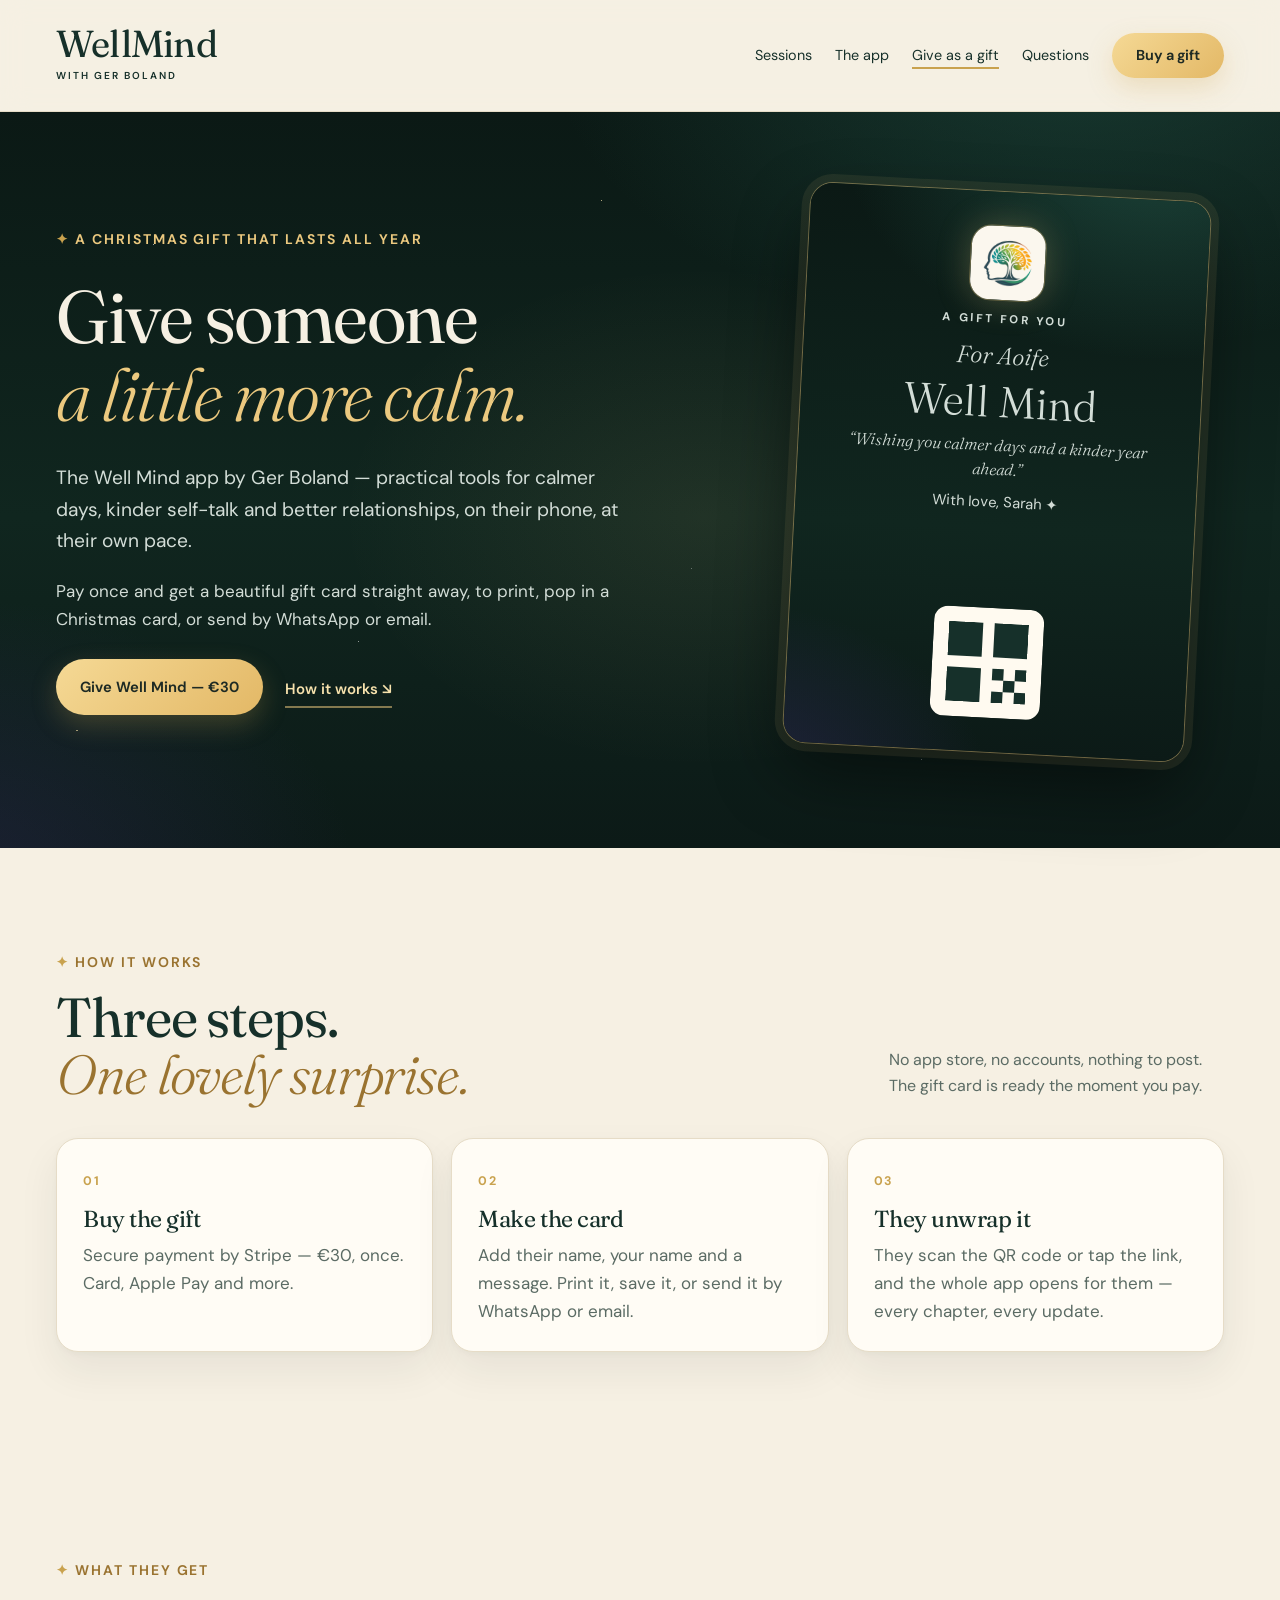
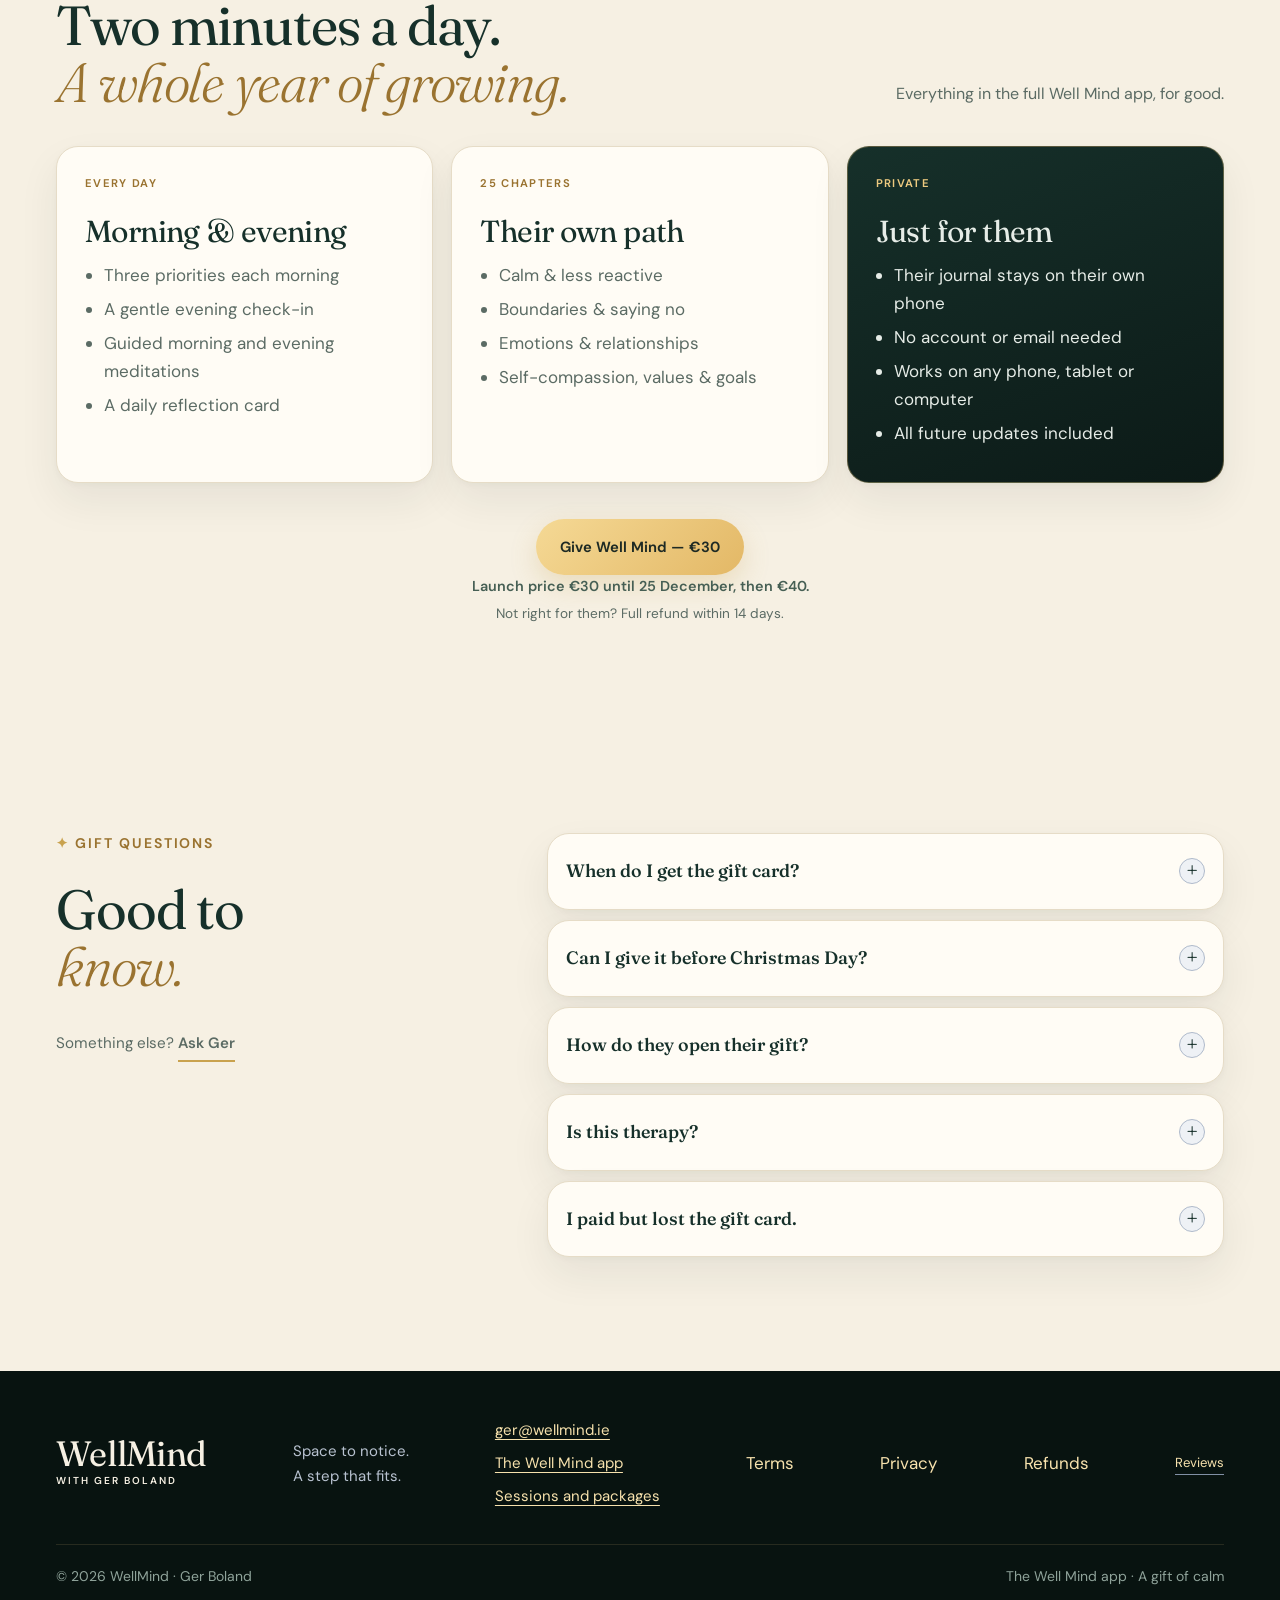
<file: gift/index.html>
<!doctype html>
<html lang="en">
<head>
  <meta charset="utf-8"><meta name="viewport" content="width=device-width, initial-scale=1">
  <title>Give the Well Mind app this Christmas | WellMind · Ger Boland</title>
  <link rel="canonical" href="https://www.wellmind.ie/gift/">
  <meta property="og:type" content="website"><meta property="og:site_name" content="Well Mind"><meta property="og:url" content="https://www.wellmind.ie/gift/"><meta property="og:title" content="Give the Well Mind app this Christmas | WellMind · Ger Boland"><meta property="og:description" content="Give someone you care about calmer days and a kinder inner voice. The Well Mind app as a Christmas gift, with a beautiful gift card to print or send instantly."><meta property="og:image" content="https://www.wellmind.ie/assets/og-wellmind.jpg"><meta property="og:image:width" content="1200"><meta property="og:image:height" content="630"><meta name="twitter:card" content="summary_large_image">
  <meta name="description" content="Give someone you care about calmer days and a kinder inner voice. The Well Mind app as a Christmas gift, with a beautiful gift card to print or send instantly.">
  <meta name="theme-color" content="#0c1a17">
  <link rel="icon" href="/assets/wellmind-logo.png" type="image/png">
  <link rel="stylesheet" href="/style.css"><link rel="stylesheet" href="/expressive.css"><link rel="stylesheet" href="/journals/shop.css"><link rel="stylesheet" href="/well-mind-app/app-page.css"><link rel="stylesheet" href="/theme.css"><link rel="stylesheet" href="/gift/gift.css">
<!-- GoatCounter: cookie-free, no personal data -->
<script>window.goatcounter={path:function(p){return p.split('?')[0]}};window.wmEv=function(n){var t=0,f=function(){if(window.goatcounter&&window.goatcounter.count){window.goatcounter.count({path:n,title:n,event:true})}else if(t++<40){setTimeout(f,250)}};f()};(function(){var q=location.search+location.hash;if(/unlock[=\/]LIFE-/.test(q))wmEv('purchase-app');else if(/unlock[=\/]GIFT-/.test(q))wmEv('gift-opened');if(/\/gift\/card-/.test(location.pathname)&&/order=/.test(location.search))wmEv('purchase-gift')})()</script>
<script data-goatcounter="https://wellmind.goatcounter.com/count" async src="//gc.zgo.at/count.js"></script>
</head>
<body>
<a class="skip" href="#main">Skip to content</a>
<header class="header">
  <a class="brand" href="/" aria-label="WellMind home"><span class="brand-type">WellMind<small>WITH GER BOLAND</small></span></a>
  <button class="menu-toggle" aria-expanded="false" aria-controls="navigation">Menu <span aria-hidden="true">☰</span></button>
  <nav id="navigation" aria-label="Main navigation"><a href="/#sessions">Sessions</a><a href="/well-mind-app/">The app</a><a href="/gift/" aria-current="page">Give as a gift</a><a href="#gift-questions">Questions</a><a class="nav-cta" href="https://buy.stripe.com/bJedR8fPr4g63Yz6PO1kA05" data-wm-gift>Buy a gift</a></nav>
</header>
<main id="main">
  <section class="journal-hero app-hero gift-hero wrap">
    <div><p class="eyebrow">A CHRISTMAS GIFT THAT LASTS ALL YEAR</p><h1>Give someone<br><em>a little more calm.</em></h1><p class="journal-intro">The Well Mind app by Ger Boland — practical tools for calmer days, kinder self-talk and better relationships, on their phone, at their own pace.</p><p>Pay once and get a beautiful gift card straight away, to print, pop in a Christmas card, or send by WhatsApp or email.</p><div class="app-cta"><a class="button" href="https://buy.stripe.com/bJedR8fPr4g63Yz6PO1kA05" data-wm-gift>Give Well Mind — <bdi data-wm-price>€40</bdi></a><a class="text-link" href="#how">How it works <span aria-hidden="true">↘</span></a></div></div>
    <div class="gift-visual" aria-hidden="true"><div class="giftcard sample"><div class="gc-stars"></div><img class="gc-logo" src="/app/assets/icon-192.png" alt=""><p class="gc-kicker">A GIFT FOR YOU</p><p class="gc-to">For Aoife</p><p class="gc-title">Well Mind</p><p class="gc-msg">“Wishing you calmer days and a kinder year ahead.”</p><p class="gc-from">With love, Sarah ✦</p><div class="gc-qr"></div></div></div>
  </section>

  <section class="section wrap" id="how" aria-labelledby="how-title">
    <div class="collection-heading"><div><p class="eyebrow">HOW IT WORKS</p><h2 id="how-title">Three steps.<br><em>One lovely surprise.</em></h2></div><p>No app store, no accounts, nothing to post. The gift card is ready the moment you pay.</p></div>
    <div class="why-grid gift-steps">
      <article><span>01</span><h3>Buy the gift</h3><p>Secure payment by Stripe — <bdi data-wm-price>€40</bdi>, once. Card, Apple Pay and more.</p></article>
      <article><span>02</span><h3>Make the card</h3><p>Add their name, your name and a message. Print it, save it, or send it by WhatsApp or email.</p></article>
      <article><span>03</span><h3>They unwrap it</h3><p>They scan the QR code or tap the link, and the whole app opens for them — every chapter, every update.</p></article>
    </div>
  </section>

  <section class="section wrap" aria-labelledby="inside-title">
    <div class="collection-heading"><div><p class="eyebrow">WHAT THEY GET</p><h2 id="inside-title">Two minutes a day.<br><em>A whole year of growing.</em></h2></div><p>Everything in the full Well Mind app, for good.</p></div>
    <div class="inside-grid">
      <article class="journey"><p class="journal-kicker">EVERY DAY</p><h3>Morning &amp; evening</h3><ul><li>Three priorities each morning</li><li>A gentle evening check-in</li><li>Guided morning and evening meditations</li><li>A daily reflection card</li></ul></article>
      <article class="journey"><p class="journal-kicker">25 CHAPTERS</p><h3>Their own path</h3><ul><li>Calm &amp; less reactive</li><li>Boundaries &amp; saying no</li><li>Emotions &amp; relationships</li><li>Self-compassion, values &amp; goals</li></ul></article>
      <article class="journey tools"><p class="journal-kicker">PRIVATE</p><h3>Just for them</h3><ul><li>Their journal stays on their own phone</li><li>No account or email needed</li><li>Works on any phone, tablet or computer</li><li>All future updates included</li></ul></article>
    </div>
    <div class="gift-cta"><a class="button" href="https://buy.stripe.com/bJedR8fPr4g63Yz6PO1kA05" data-wm-gift>Give Well Mind — <bdi data-wm-price>€40</bdi></a><p class="wm-note" data-wm-note hidden></p><p class="price-note">Not right for them? <a href="/refunds/">Full refund within 14 days</a>.</p></div>
  </section>

  <section class="faq section wrap" id="gift-questions"><div class="faq-heading"><p class="eyebrow">GIFT QUESTIONS</p><h2>Good to<br><em>know.</em></h2><p>Something else? <a class="text-link" href="mailto:ger@wellmind.ie">Ask Ger</a></p></div><div class="faq-list">
    <details><summary>When do I get the gift card?</summary><div><p>Straight away. After paying you go to your gift card page, where you add their name and a message, then print it, save it as a PDF or send the link. Bookmark that page if you want to come back to it.</p></div></details>
    <details><summary>Can I give it before Christmas Day?</summary><div><p>Yes — the card works whenever they open it. Print it and wrap it, or send it on Christmas morning.</p></div></details>
    <details><summary>How do they open their gift?</summary><div><p>They scan the QR code with their phone camera, or tap the link. Well Mind opens with everything unlocked. They can then add it to their home screen.</p></div></details>
    <details><summary>Is this therapy?</summary><div><p>No. Well Mind is for adult education, reflection and everyday personal development. It isn’t a diagnosis or treatment, and it’s not a substitute for professional care.</p></div></details>
    <details><summary>I paid but lost the gift card.</summary><div><p>Email <a href="mailto:ger@wellmind.ie">ger@wellmind.ie</a> with the name and email you paid with, and we’ll send you the gift link again.</p></div></details>
  </div></section>
</main>
<footer><div class="wrap footer-top"><a class="footer-brand" href="/">WellMind<small>WITH GER BOLAND</small></a><p>Space to notice.<br>A step that fits.</p><div class="footer-contact"><a href="mailto:ger@wellmind.ie">ger@wellmind.ie</a><a href="/well-mind-app/">The Well Mind app</a><a href="/#options">Sessions and packages</a></div><a href="/terms/">Terms</a><a href="/privacy/">Privacy</a><a href="/refunds/">Refunds</a><a href="/reviews/">Reviews</a></div><div class="wrap footer-bottom"><span>© <span id="year">2026</span> WellMind · Ger Boland</span><span>The Well Mind app · A gift of calm</span></div></footer>
<script src="/script.js"></script>
</body></html>
</file>
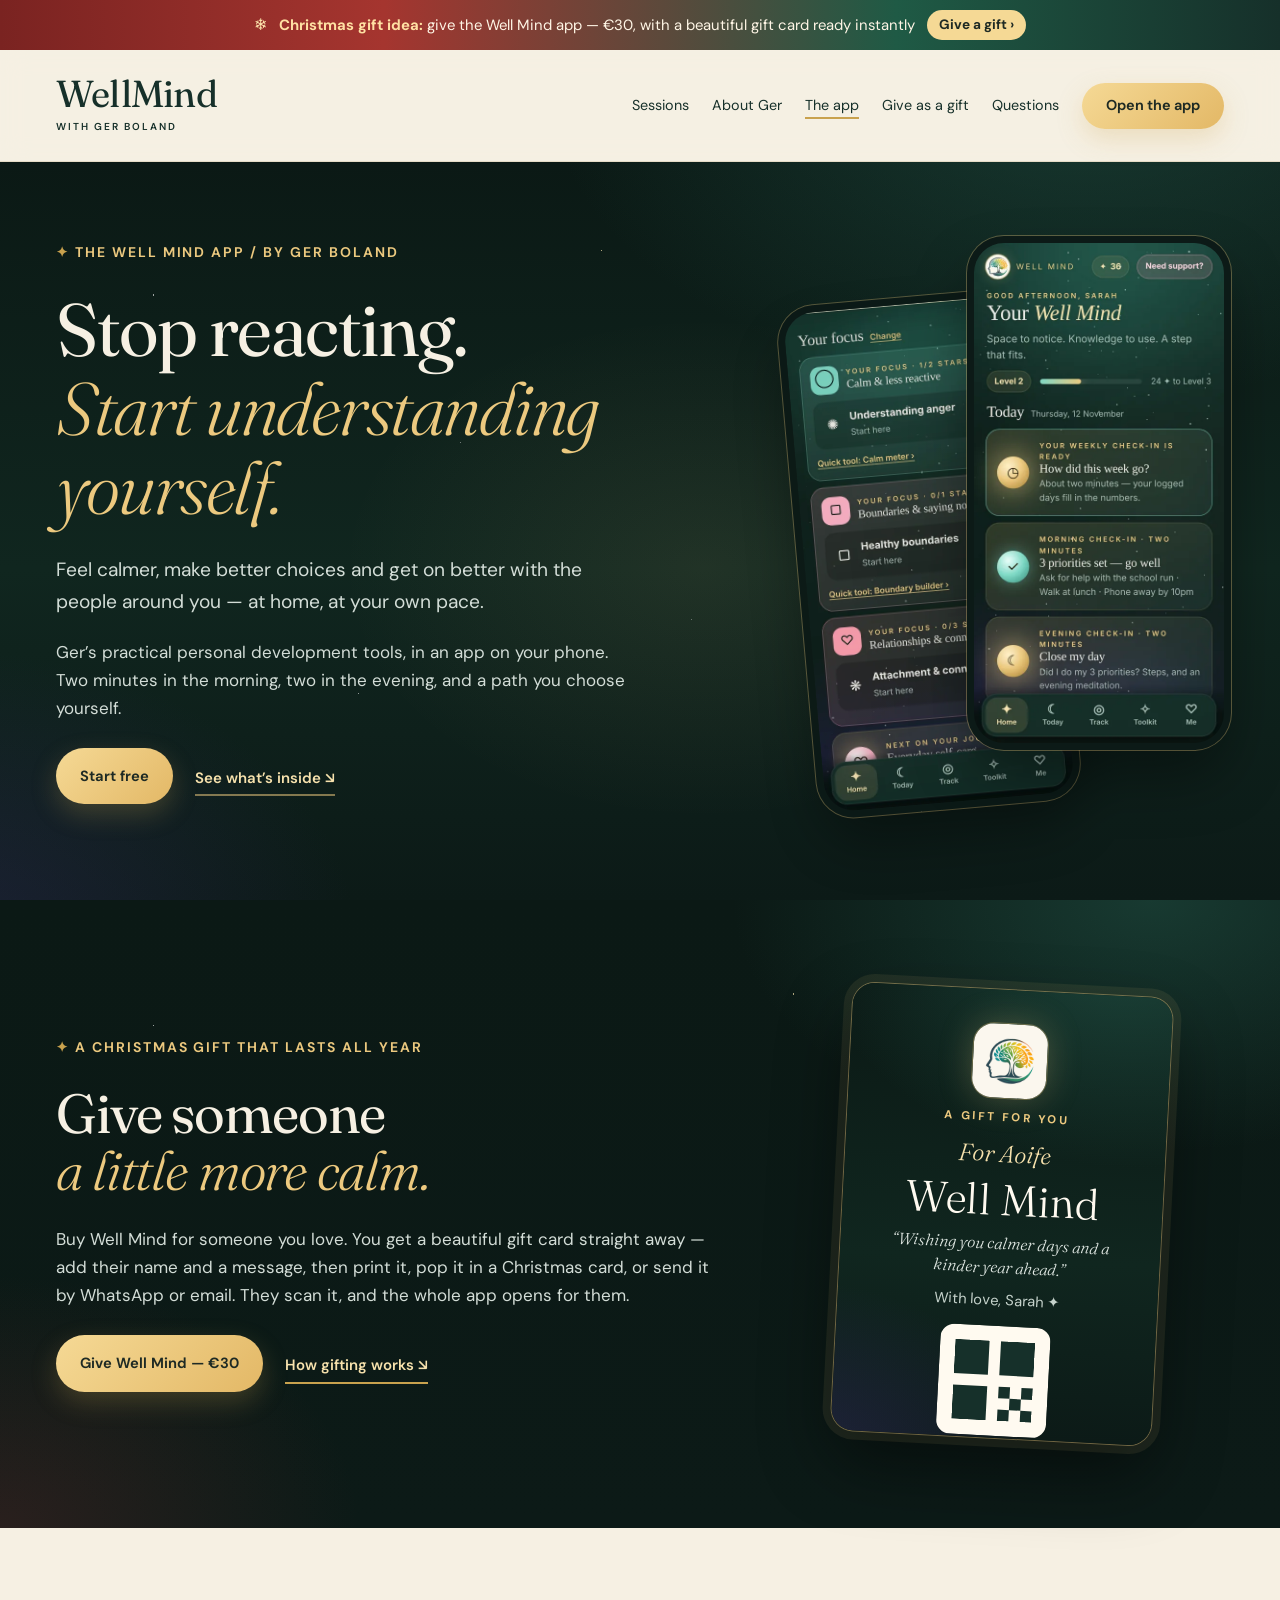
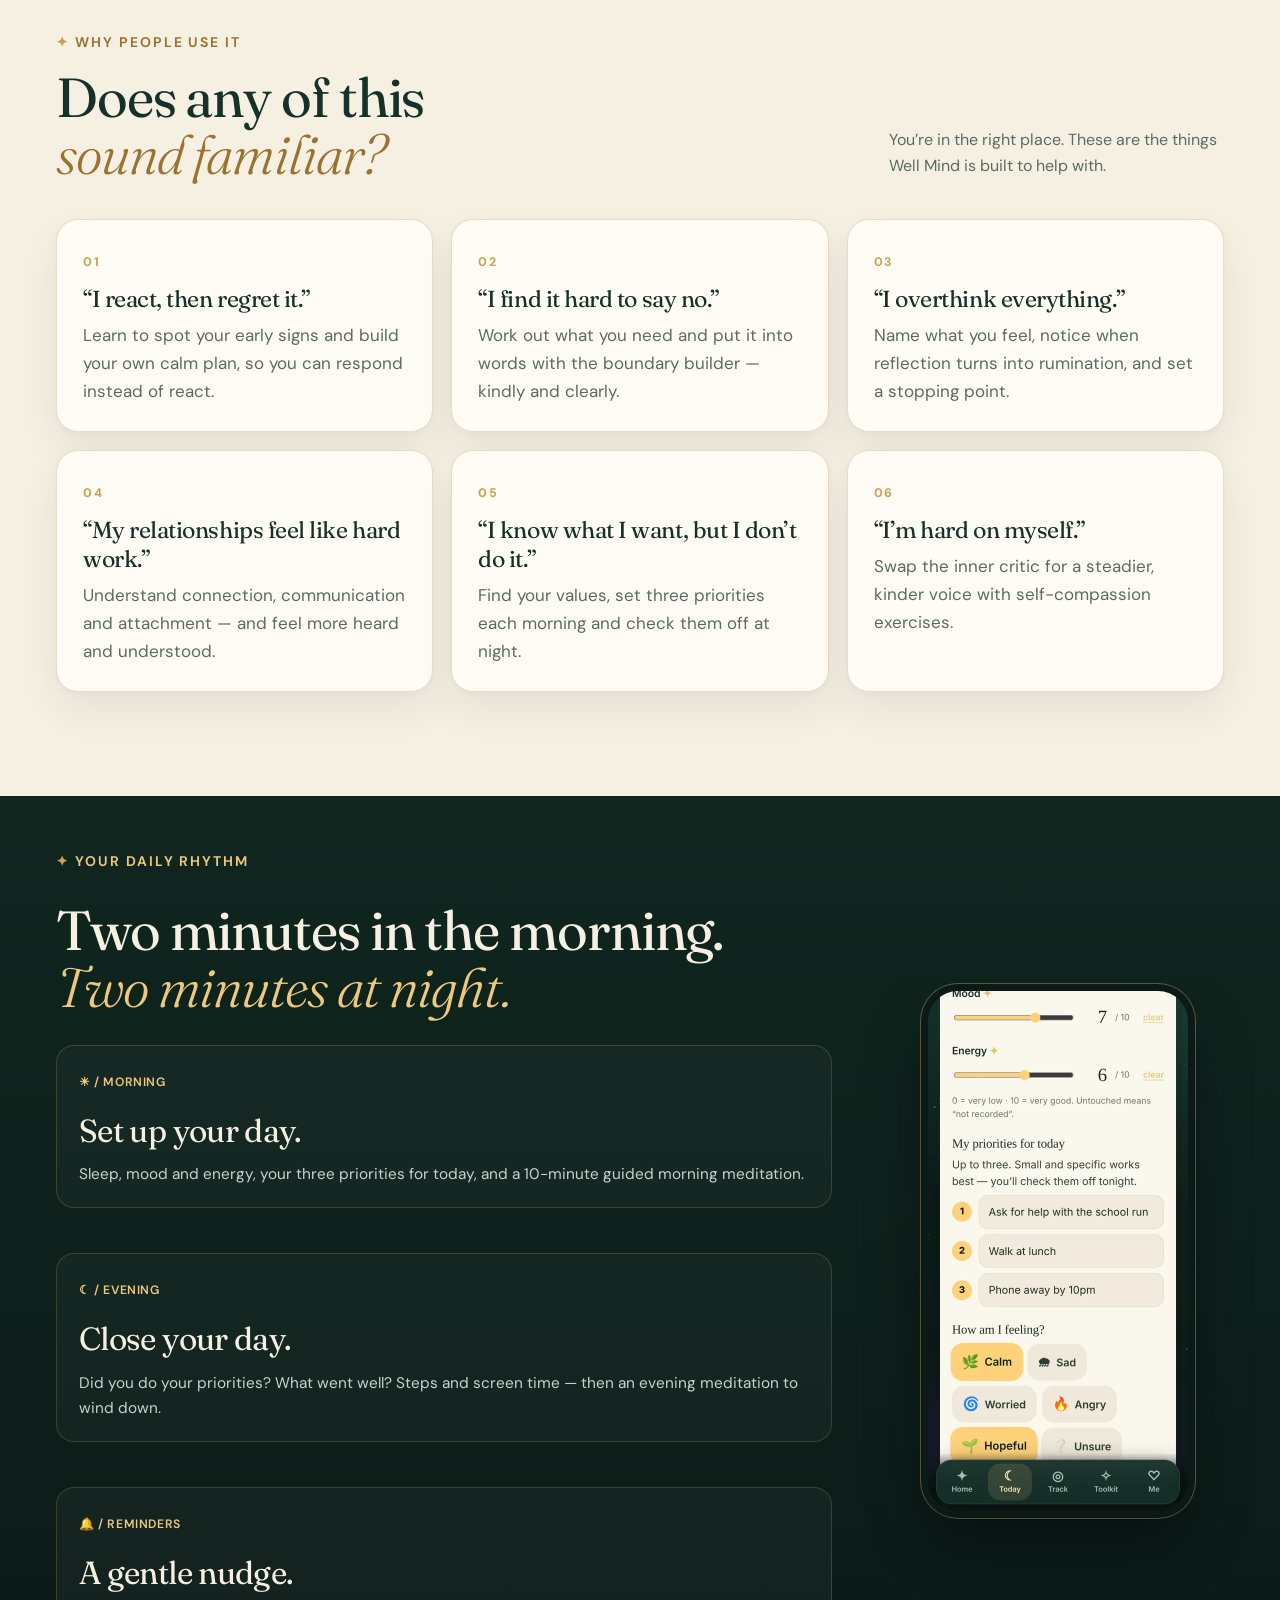
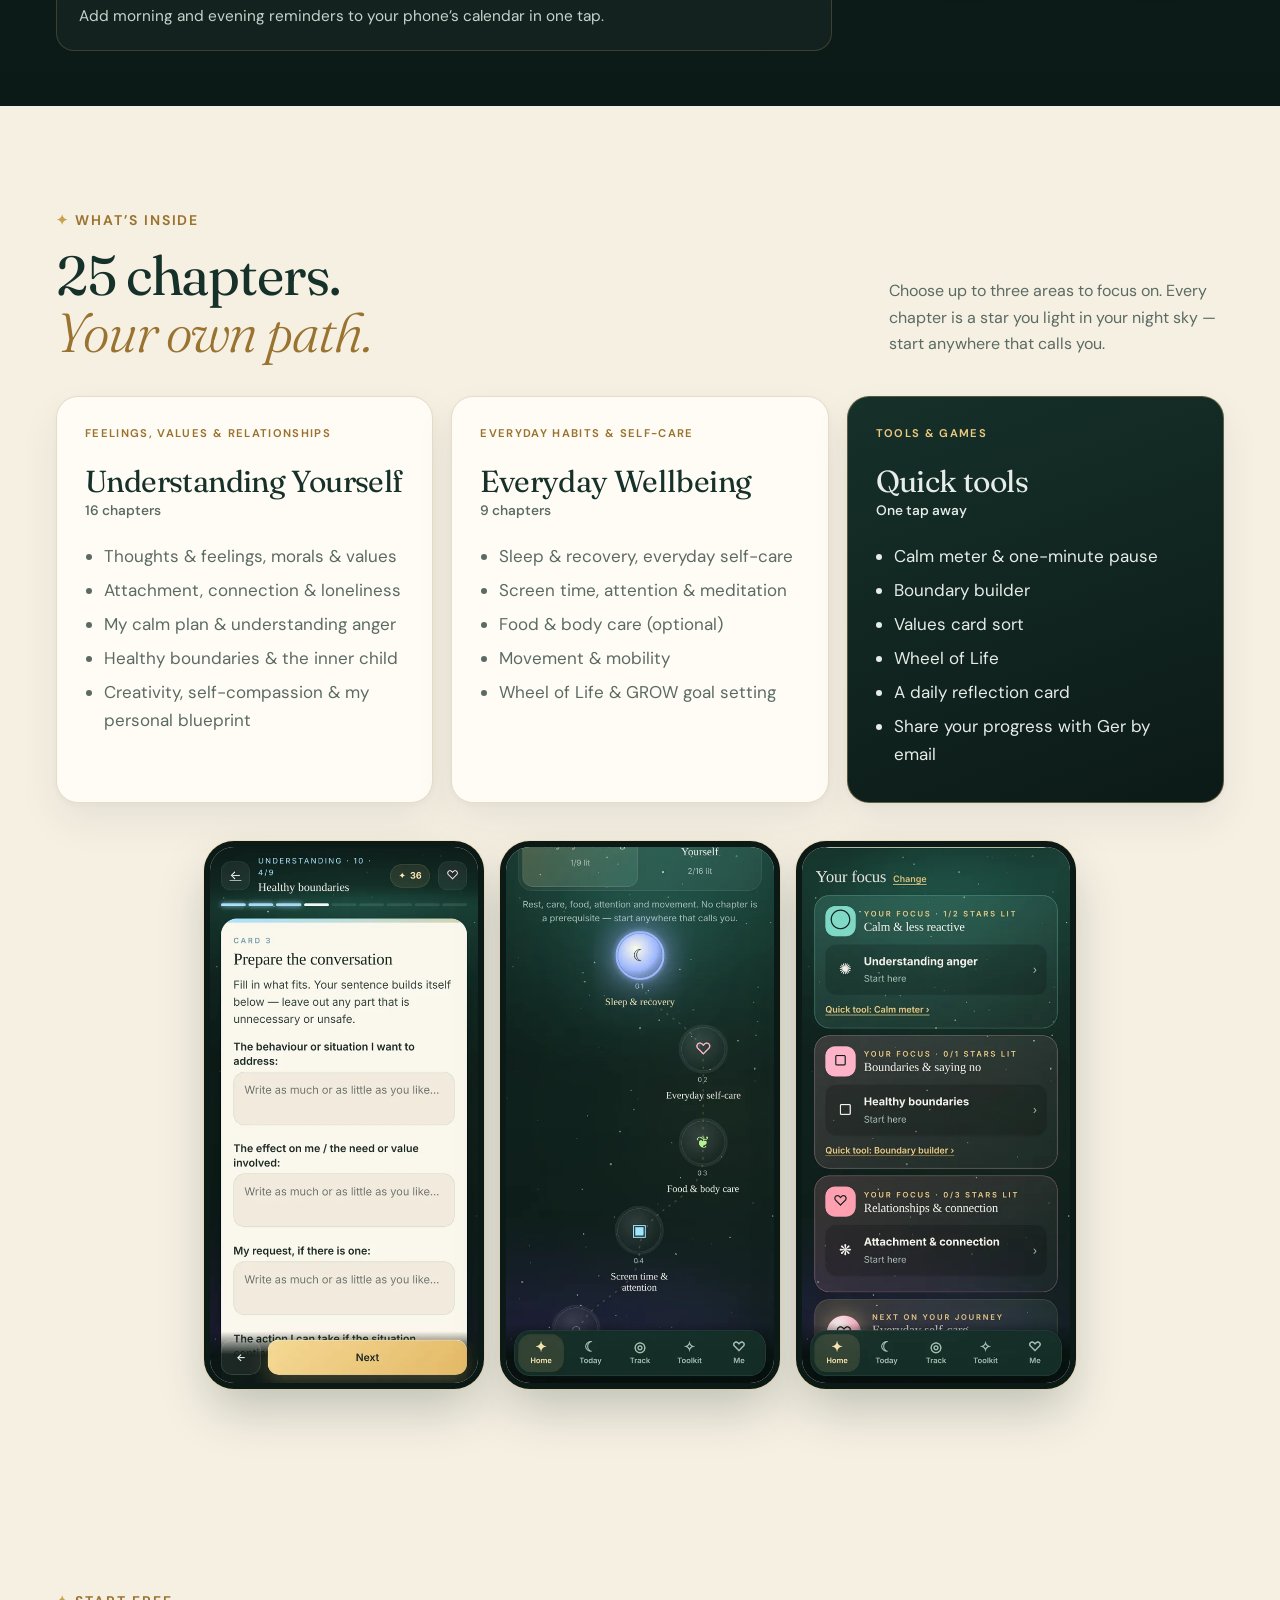
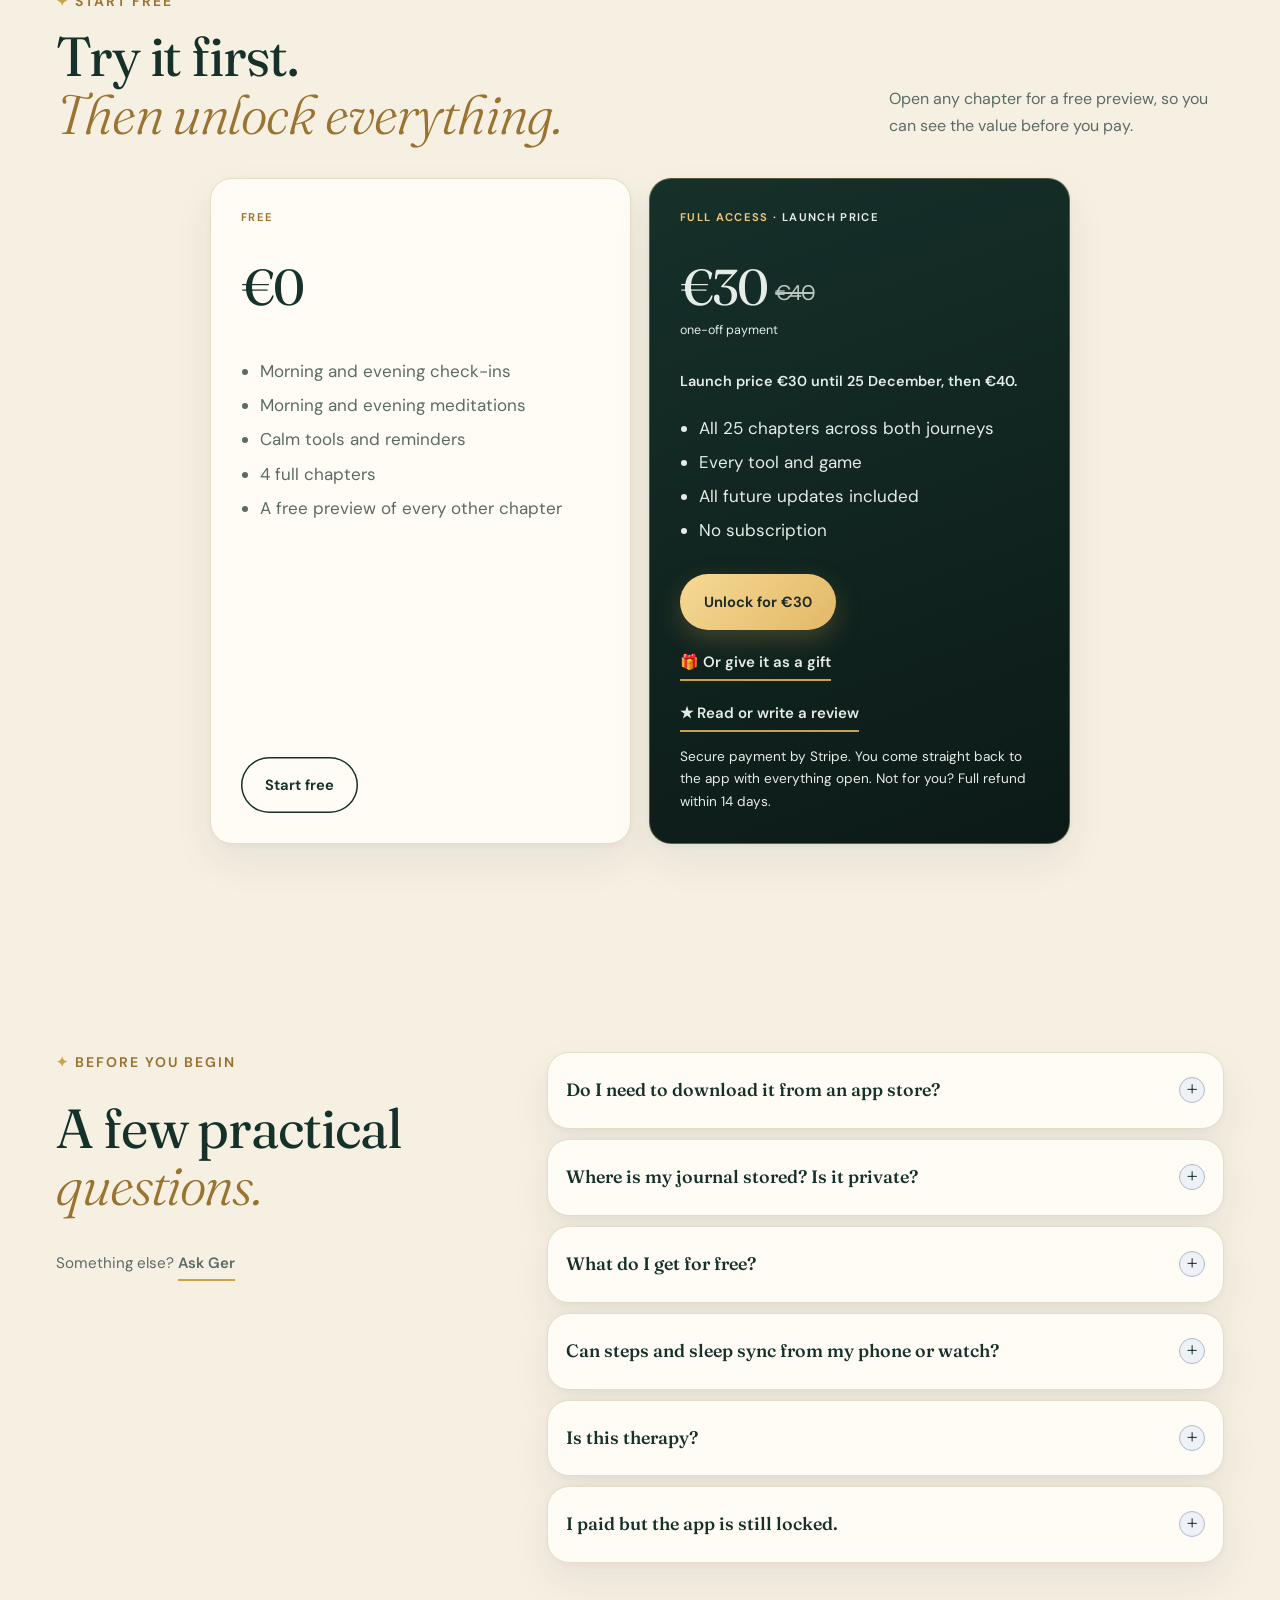
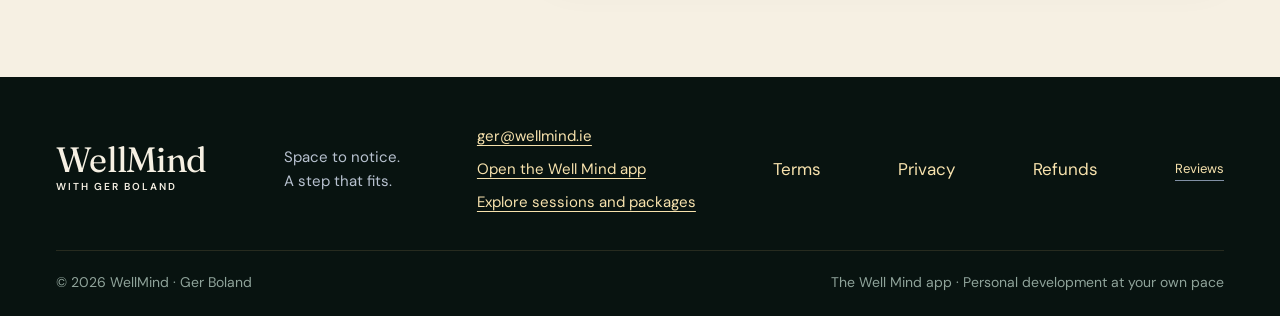
<file: journals/index.html>
<!doctype html>
<html lang="en">
<head>
  <meta charset="utf-8"><meta name="viewport" content="width=device-width, initial-scale=1">
  <title>The Well Mind app | WellMind · Ger Boland</title>
  <meta name="robots" content="noindex">
  <link rel="canonical" href="https://www.wellmind.ie/well-mind-app/">
  <meta http-equiv="refresh" content="0; url=/well-mind-app/">
  <script>location.replace('/well-mind-app/' + location.hash);</script>
<!-- GoatCounter: cookie-free, no personal data -->
<script>window.goatcounter={path:function(p){return p.split('?')[0]}};window.wmEv=function(n){var t=0,f=function(){if(window.goatcounter&&window.goatcounter.count){window.goatcounter.count({path:n,title:n,event:true})}else if(t++<40){setTimeout(f,250)}};f()};(function(){var q=location.search+location.hash;if(/unlock[=\/]LIFE-/.test(q))wmEv('purchase-app');else if(/unlock[=\/]GIFT-/.test(q))wmEv('gift-opened');if(/\/gift\/card-/.test(location.pathname)&&/order=/.test(location.search))wmEv('purchase-gift')})()</script>
<script data-goatcounter="https://wellmind.goatcounter.com/count" async src="//gc.zgo.at/count.js"></script>
</head>
<body><p>The journals are now the Well Mind app. <a href="/well-mind-app/">Continue to the Well Mind app</a>.</p></body>
</html>
</file>
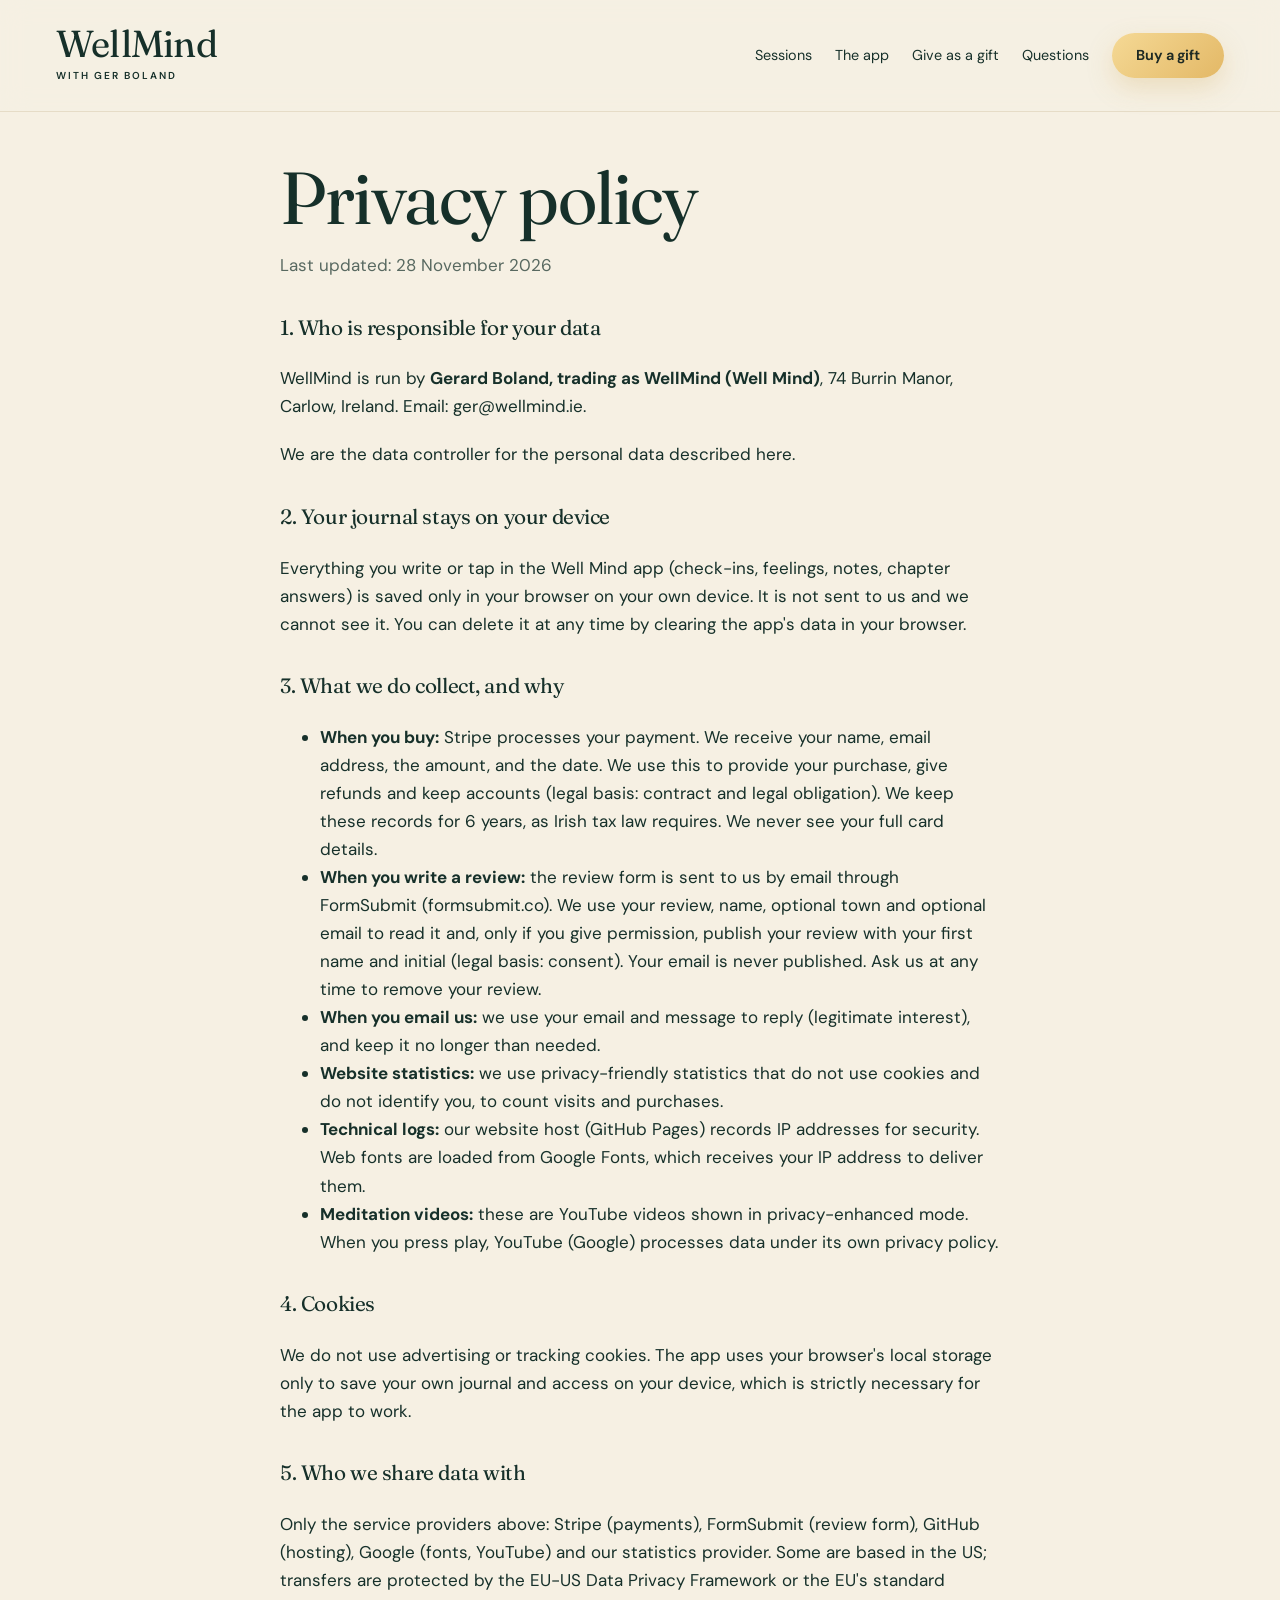
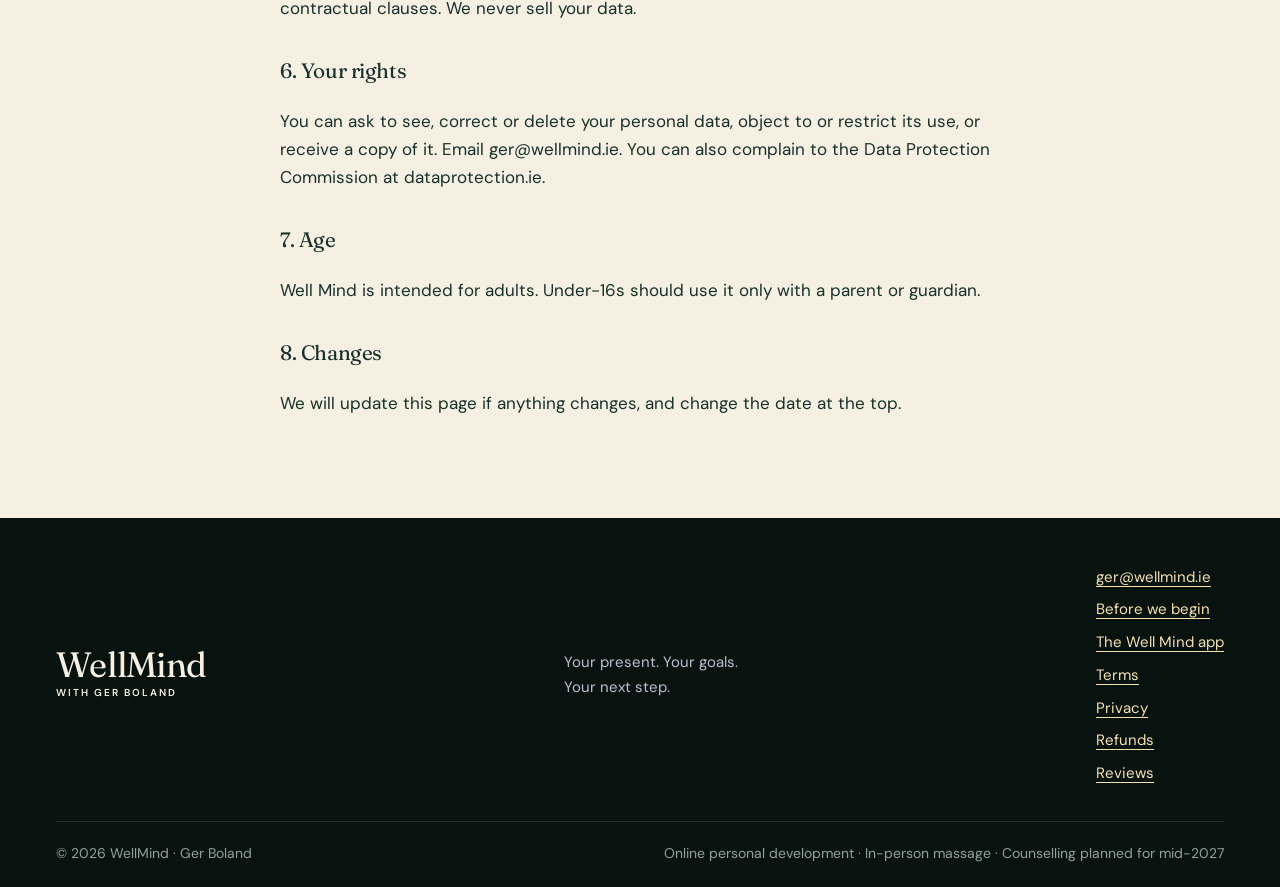
<file: privacy/index.html>
<!doctype html>
<html lang="en">
<head>
  <meta charset="utf-8"><meta name="viewport" content="width=device-width, initial-scale=1">
  <title>Privacy policy | WellMind</title>
  <link rel="canonical" href="https://www.wellmind.ie/privacy/">
  <meta property="og:type" content="website"><meta property="og:site_name" content="Well Mind"><meta property="og:url" content="https://www.wellmind.ie/privacy/"><meta property="og:title" content="Privacy policy | WellMind"><meta property="og:description" content="How Well Mind handles your data: your journal stays on your device, and payments are handled securely by Stripe."><meta property="og:image" content="https://www.wellmind.ie/assets/og-wellmind.jpg"><meta property="og:image:width" content="1200"><meta property="og:image:height" content="630"><meta name="twitter:card" content="summary_large_image">
<meta name="description" content="How Well Mind handles your data: your journal stays on your device, and payments are handled securely by Stripe.">
<meta name="robots" content="index,follow">
<link rel="stylesheet" href="/style.css"><link rel="stylesheet" href="/expressive.css"><link rel="stylesheet" href="/theme.css"><style>.policy{max-width:760px;margin:0 auto;padding:48px 20px 80px}.policy h1{margin-bottom:.2em}.policy h2{margin-top:1.8em;font-size:1.3rem}.policy p,.policy li{line-height:1.65}.policy .upd{opacity:.7}</style>
<!-- GoatCounter: cookie-free, no personal data -->
<script>window.goatcounter={path:function(p){return p.split('?')[0]}};window.wmEv=function(n){var t=0,f=function(){if(window.goatcounter&&window.goatcounter.count){window.goatcounter.count({path:n,title:n,event:true})}else if(t++<40){setTimeout(f,250)}};f()};(function(){var q=location.search+location.hash;if(/unlock[=\/]LIFE-/.test(q))wmEv('purchase-app');else if(/unlock[=\/]GIFT-/.test(q))wmEv('gift-opened');if(/\/gift\/card-/.test(location.pathname)&&/order=/.test(location.search))wmEv('purchase-gift')})()</script>
<script data-goatcounter="https://wellmind.goatcounter.com/count" async src="//gc.zgo.at/count.js"></script>
</head>
<body>
<a class="skip" href="#main">Skip to content</a>
<header class="header">
  <a class="brand" href="/" aria-label="WellMind home"><span class="brand-type">WellMind<small>WITH GER BOLAND</small></span></a>
  <button class="menu-toggle" aria-expanded="false" aria-controls="navigation">Menu <span aria-hidden="true">☰</span></button>
  <nav id="navigation" aria-label="Main navigation"><a href="/#sessions">Sessions</a><a href="/well-mind-app/">The app</a><a href="/gift/">Give as a gift</a><a href="#gift-questions">Questions</a><a class="nav-cta" href="https://buy.stripe.com/bJedR8fPr4g63Yz6PO1kA05" data-wm-gift>Buy a gift</a></nav>
</header>
<main id="main"><article class="policy">
<h1>Privacy policy</h1>
<p class="upd">Last updated: 28 November 2026</p>

<h2>1. Who is responsible for your data</h2><p>WellMind is run by <strong>Gerard Boland, trading as WellMind (Well Mind)</strong>, 74 Burrin Manor, Carlow, Ireland. Email: <a href="mailto:ger@wellmind.ie">ger@wellmind.ie</a>.</p><p>We are the data controller for the personal data described here.</p>
<h2>2. Your journal stays on your device</h2>
<p>Everything you write or tap in the Well Mind app (check-ins, feelings, notes, chapter answers) is saved only in your browser on your own device. It is not sent to us and we cannot see it. You can delete it at any time by clearing the app's data in your browser.</p>
<h2>3. What we do collect, and why</h2>
<ul>
<li><strong>When you buy:</strong> Stripe processes your payment. We receive your name, email address, the amount, and the date. We use this to provide your purchase, give refunds and keep accounts (legal basis: contract and legal obligation). We keep these records for 6 years, as Irish tax law requires. We never see your full card details.</li>
<li><strong>When you write a review:</strong> the review form is sent to us by email through FormSubmit (formsubmit.co). We use your review, name, optional town and optional email to read it and, only if you give permission, publish your review with your first name and initial (legal basis: consent). Your email is never published. Ask us at any time to remove your review.</li>
<li><strong>When you email us:</strong> we use your email and message to reply (legitimate interest), and keep it no longer than needed.</li>
<li><strong>Website statistics:</strong> we use privacy-friendly statistics that do not use cookies and do not identify you, to count visits and purchases.</li>
<li><strong>Technical logs:</strong> our website host (GitHub Pages) records IP addresses for security. Web fonts are loaded from Google Fonts, which receives your IP address to deliver them.</li>
<li><strong>Meditation videos:</strong> these are YouTube videos shown in privacy-enhanced mode. When you press play, YouTube (Google) processes data under its own privacy policy.</li>
</ul>
<h2>4. Cookies</h2>
<p>We do not use advertising or tracking cookies. The app uses your browser's local storage only to save your own journal and access on your device, which is strictly necessary for the app to work.</p>
<h2>5. Who we share data with</h2>
<p>Only the service providers above: Stripe (payments), FormSubmit (review form), GitHub (hosting), Google (fonts, YouTube) and our statistics provider. Some are based in the US; transfers are protected by the EU-US Data Privacy Framework or the EU's standard contractual clauses. We never sell your data.</p>
<h2>6. Your rights</h2>
<p>You can ask to see, correct or delete your personal data, object to or restrict its use, or receive a copy of it. Email <a href="mailto:ger@wellmind.ie">ger@wellmind.ie</a>. You can also complain to the Data Protection Commission at <a href="https://www.dataprotection.ie">dataprotection.ie</a>.</p>
<h2>7. Age</h2>
<p>Well Mind is intended for adults. Under-16s should use it only with a parent or guardian.</p>
<h2>8. Changes</h2>
<p>We will update this page if anything changes, and change the date at the top.</p>

</article></main>
<footer><div class="wrap footer-top"><a class="footer-brand" href="/">WellMind<small>WITH GER BOLAND</small></a><p>Your present. Your goals.<br>Your next step.</p><div class="footer-contact"><a href="mailto:ger@wellmind.ie">ger@wellmind.ie</a><a href="/#questions">Before we begin</a><a href="/well-mind-app/">The Well Mind app</a><a href="/terms/">Terms</a><a href="/privacy/">Privacy</a><a href="/refunds/">Refunds</a><a href="/reviews/">Reviews</a></div></div><div class="wrap footer-bottom"><span>© <span id="year">2026</span> WellMind · Ger Boland</span><span>Online personal development · In-person massage · Counselling planned for mid-2027</span></div></footer>
<script src="/script.js"></script>
</body></html>
</file>
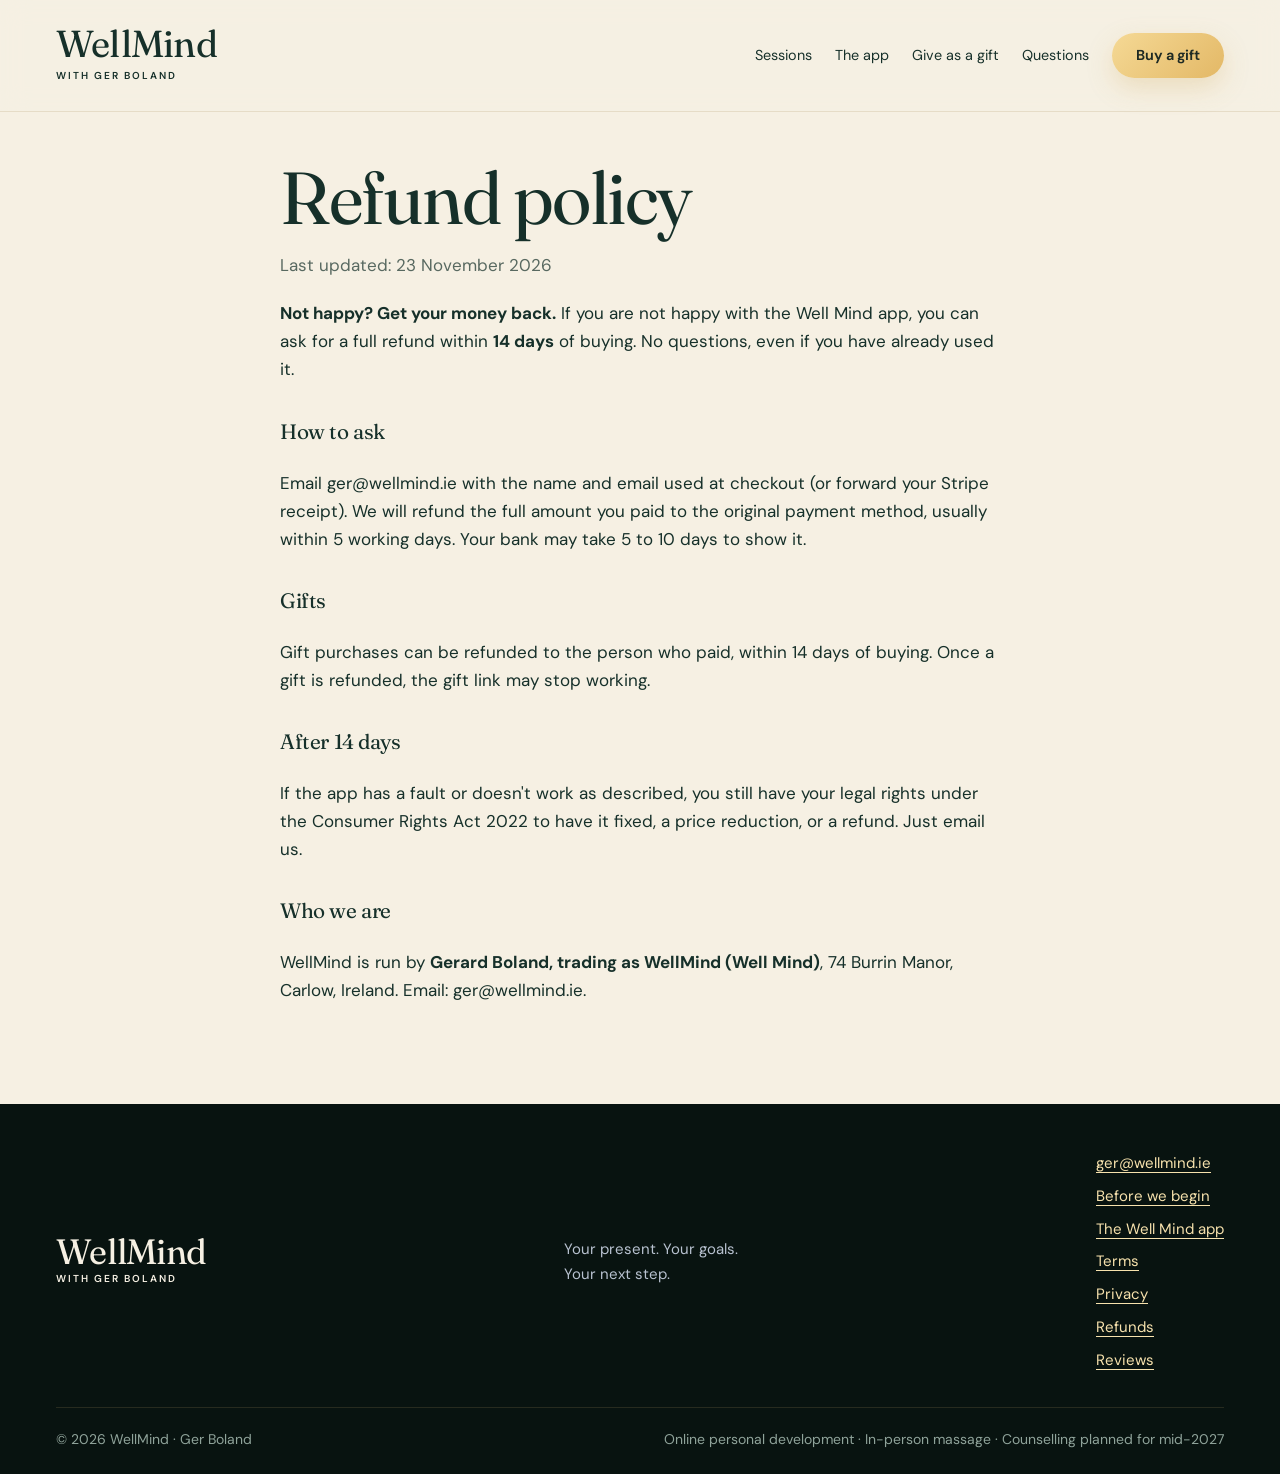
<file: refunds/index.html>
<!doctype html>
<html lang="en">
<head>
  <meta charset="utf-8"><meta name="viewport" content="width=device-width, initial-scale=1">
  <title>Refund policy | WellMind</title>
  <link rel="canonical" href="https://www.wellmind.ie/refunds/">
  <meta property="og:type" content="website"><meta property="og:site_name" content="Well Mind"><meta property="og:url" content="https://www.wellmind.ie/refunds/"><meta property="og:title" content="Refund policy | WellMind"><meta property="og:description" content="Not happy with the Well Mind app? Ask for a full refund within 14 days of buying, no questions asked."><meta property="og:image" content="https://www.wellmind.ie/assets/og-wellmind.jpg"><meta property="og:image:width" content="1200"><meta property="og:image:height" content="630"><meta name="twitter:card" content="summary_large_image">
<meta name="description" content="Not happy with the Well Mind app? Ask for a full refund within 14 days of buying, no questions asked.">
<meta name="robots" content="index,follow">
<link rel="stylesheet" href="/style.css"><link rel="stylesheet" href="/expressive.css"><link rel="stylesheet" href="/theme.css"><style>.policy{max-width:760px;margin:0 auto;padding:48px 20px 80px}.policy h1{margin-bottom:.2em}.policy h2{margin-top:1.8em;font-size:1.3rem}.policy p,.policy li{line-height:1.65}.policy .upd{opacity:.7}</style>
<!-- GoatCounter: cookie-free, no personal data -->
<script>window.goatcounter={path:function(p){return p.split('?')[0]}};window.wmEv=function(n){var t=0,f=function(){if(window.goatcounter&&window.goatcounter.count){window.goatcounter.count({path:n,title:n,event:true})}else if(t++<40){setTimeout(f,250)}};f()};(function(){var q=location.search+location.hash;if(/unlock[=\/]LIFE-/.test(q))wmEv('purchase-app');else if(/unlock[=\/]GIFT-/.test(q))wmEv('gift-opened');if(/\/gift\/card-/.test(location.pathname)&&/order=/.test(location.search))wmEv('purchase-gift')})()</script>
<script data-goatcounter="https://wellmind.goatcounter.com/count" async src="//gc.zgo.at/count.js"></script>
</head>
<body>
<a class="skip" href="#main">Skip to content</a>
<header class="header">
  <a class="brand" href="/" aria-label="WellMind home"><span class="brand-type">WellMind<small>WITH GER BOLAND</small></span></a>
  <button class="menu-toggle" aria-expanded="false" aria-controls="navigation">Menu <span aria-hidden="true">☰</span></button>
  <nav id="navigation" aria-label="Main navigation"><a href="/#sessions">Sessions</a><a href="/well-mind-app/">The app</a><a href="/gift/">Give as a gift</a><a href="#gift-questions">Questions</a><a class="nav-cta" href="https://buy.stripe.com/bJedR8fPr4g63Yz6PO1kA05" data-wm-gift>Buy a gift</a></nav>
</header>
<main id="main"><article class="policy">
<h1>Refund policy</h1>
<p class="upd">Last updated: 23 November 2026</p>

<p><strong>Not happy? Get your money back.</strong> If you are not happy with the Well Mind app, you can ask for a full refund within <strong>14 days</strong> of buying. No questions, even if you have already used it.</p>
<h2>How to ask</h2>
<p>Email <a href="mailto:ger@wellmind.ie">ger@wellmind.ie</a> with the name and email used at checkout (or forward your Stripe receipt). We will refund the full amount you paid to the original payment method, usually within 5 working days. Your bank may take 5 to 10 days to show it.</p>
<h2>Gifts</h2>
<p>Gift purchases can be refunded to the person who paid, within 14 days of buying. Once a gift is refunded, the gift link may stop working.</p>
<h2>After 14 days</h2>
<p>If the app has a fault or doesn't work as described, you still have your legal rights under the Consumer Rights Act 2022 to have it fixed, a price reduction, or a refund. Just email us.</p>
<h2>Who we are</h2><p>WellMind is run by <strong>Gerard Boland, trading as WellMind (Well Mind)</strong>, 74 Burrin Manor, Carlow, Ireland. Email: <a href="mailto:ger@wellmind.ie">ger@wellmind.ie</a>.</p>

</article></main>
<footer><div class="wrap footer-top"><a class="footer-brand" href="/">WellMind<small>WITH GER BOLAND</small></a><p>Your present. Your goals.<br>Your next step.</p><div class="footer-contact"><a href="mailto:ger@wellmind.ie">ger@wellmind.ie</a><a href="/#questions">Before we begin</a><a href="/well-mind-app/">The Well Mind app</a><a href="/terms/">Terms</a><a href="/privacy/">Privacy</a><a href="/refunds/">Refunds</a><a href="/reviews/">Reviews</a></div></div><div class="wrap footer-bottom"><span>© <span id="year">2026</span> WellMind · Ger Boland</span><span>Online personal development · In-person massage · Counselling planned for mid-2027</span></div></footer>
<script src="/script.js"></script>
</body></html>
</file>
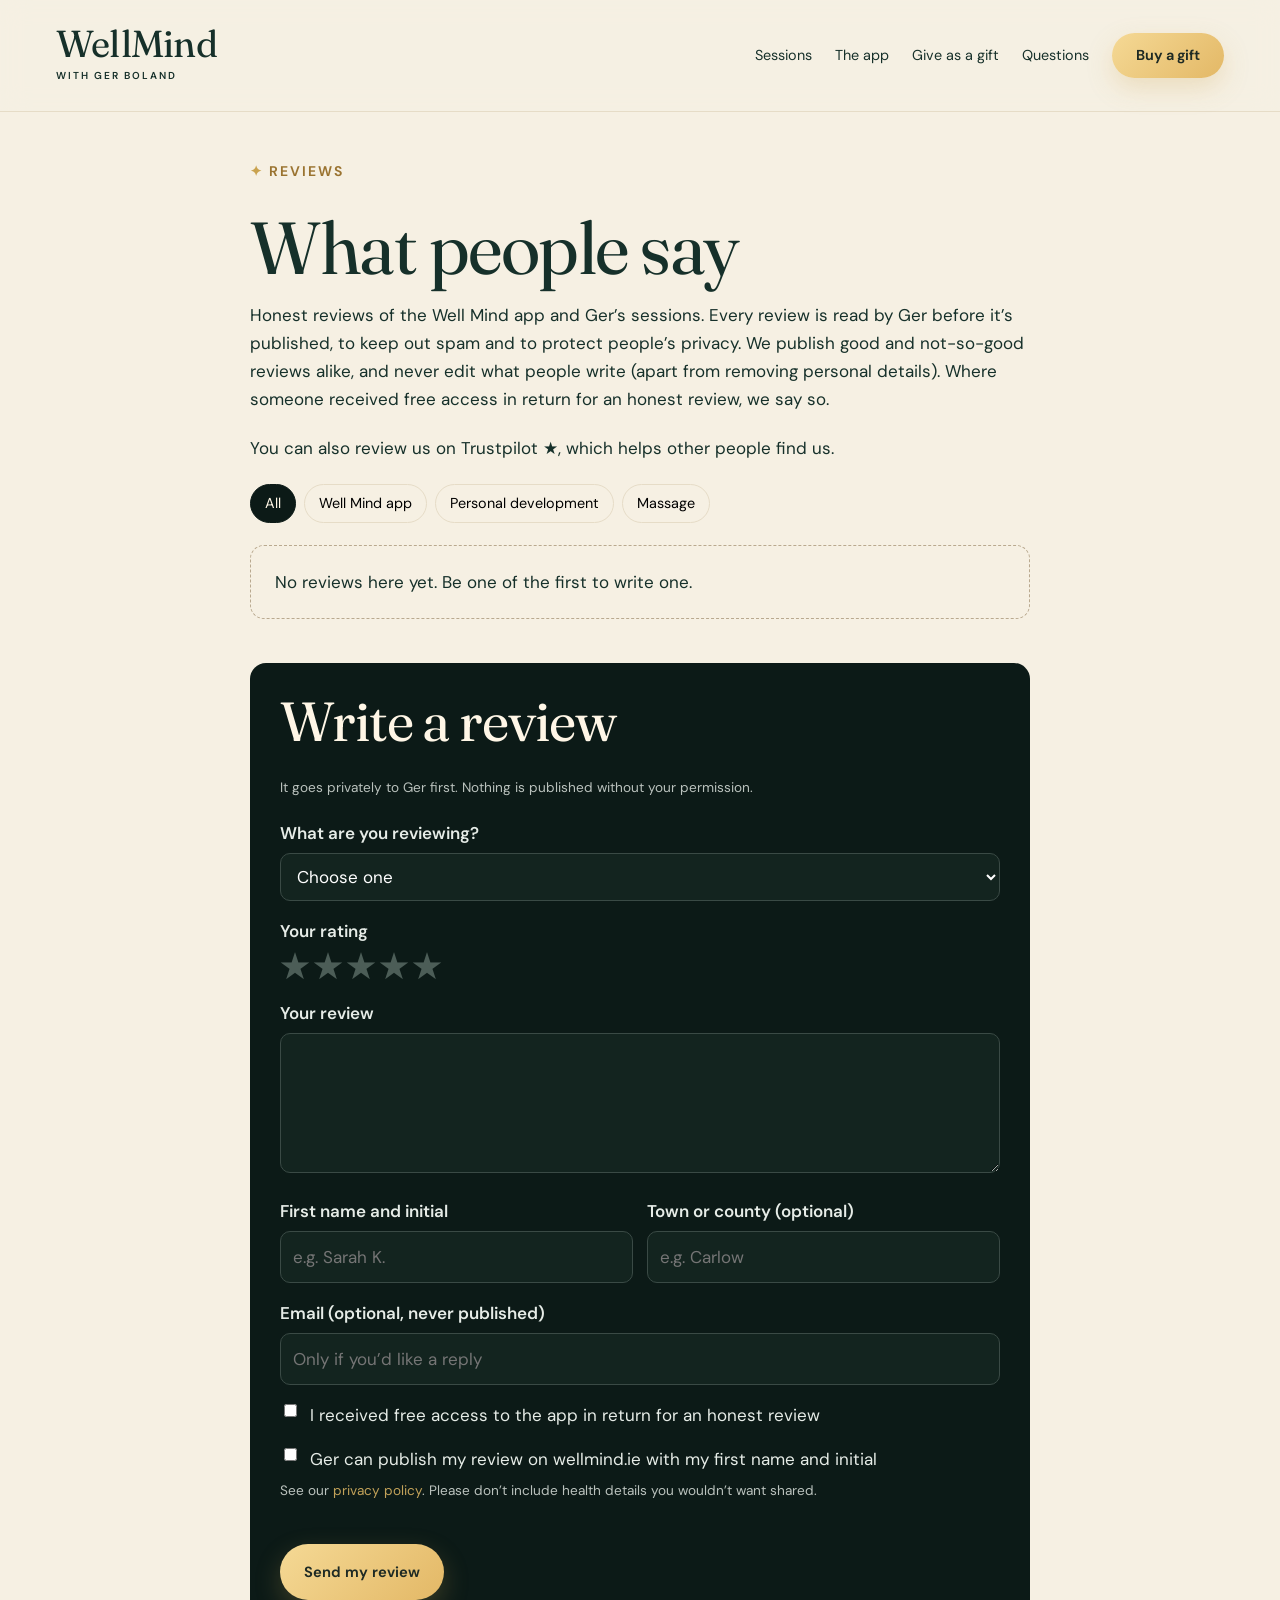
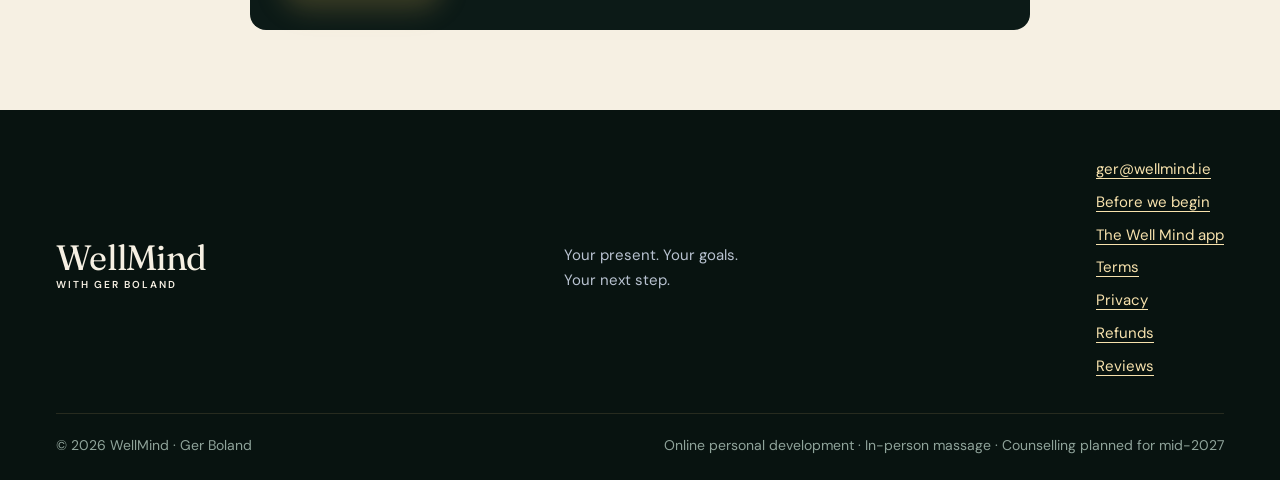
<file: reviews/index.html>
<!doctype html>
<html lang="en">
<head>
  <meta charset="utf-8"><meta name="viewport" content="width=device-width, initial-scale=1">
  <title>Reviews | Well Mind app, personal development and massage with Ger Boland</title>
  <link rel="canonical" href="https://www.wellmind.ie/reviews/">
  <meta property="og:type" content="website"><meta property="og:site_name" content="Well Mind"><meta property="og:url" content="https://www.wellmind.ie/reviews/"><meta property="og:title" content="Reviews | Well Mind app, personal development and massage with Ger Boland"><meta property="og:description" content="Terms of sale for the Well Mind app by Ger Boland: what you get, the price, cancellation and your rights."><meta property="og:image" content="https://www.wellmind.ie/assets/og-wellmind.jpg"><meta property="og:image:width" content="1200"><meta property="og:image:height" content="630"><meta name="twitter:card" content="summary_large_image">
<meta name="description" content="Read honest reviews of the Well Mind app, personal development sessions and massage with Ger Boland, or write your own.">
<meta name="robots" content="index,follow">
<link rel="stylesheet" href="/style.css"><link rel="stylesheet" href="/expressive.css"><link rel="stylesheet" href="/theme.css"><style>.policy{max-width:760px;margin:0 auto;padding:48px 20px 80px}.policy h1{margin-bottom:.2em}.policy h2{margin-top:1.8em;font-size:1.3rem}.policy p,.policy li{line-height:1.65}.policy .upd{opacity:.7}</style>
<!-- GoatCounter: cookie-free, no personal data -->
<script>window.goatcounter={path:function(p){return p.split('?')[0]}};window.wmEv=function(n){var t=0,f=function(){if(window.goatcounter&&window.goatcounter.count){window.goatcounter.count({path:n,title:n,event:true})}else if(t++<40){setTimeout(f,250)}};f()};(function(){var q=location.search+location.hash;if(/unlock[=\/]LIFE-/.test(q))wmEv('purchase-app');else if(/unlock[=\/]GIFT-/.test(q))wmEv('gift-opened');if(/\/gift\/card-/.test(location.pathname)&&/order=/.test(location.search))wmEv('purchase-gift')})()</script>
<script data-goatcounter="https://wellmind.goatcounter.com/count" async src="//gc.zgo.at/count.js"></script>
<style>.rv{max-width:820px;margin:0 auto;padding:48px 20px 80px}.rv h1{margin-bottom:.2em}.rv p{line-height:1.65}.rv-tabs{display:flex;flex-wrap:wrap;gap:8px;margin:22px 0}.rv-tabs button{border:1px solid var(--line,#ccc);background:transparent;border-radius:999px;padding:7px 14px;font:inherit;font-size:.9rem;cursor:pointer}.rv-tabs button[aria-pressed=true]{background:#0c1a17;color:#fff6e6;border-color:#0c1a17}.rv-list{display:grid;gap:16px}.rv-card{background:var(--paper,#fffdf7);border:1px solid var(--line,#ddd);border-radius:14px;padding:22px 24px}.rv-stars{color:#b8862f;letter-spacing:2px}.rv-meta{font-size:.85rem;opacity:.75;margin:6px 0 0}.rv-empty{padding:22px 24px;border:1px dashed #b9a98f;border-radius:14px}.rv-form{margin-top:44px;background:#0c1a17;color:#e6ece7;border-radius:16px;padding:30px}.rv-form h2{color:#fff6e6;margin-top:0}.rv-form label{display:block;font-weight:600;margin:16px 0 6px}.rv-form input[type=text],.rv-form input[type=email],.rv-form select,.rv-form textarea{width:100%;box-sizing:border-box;padding:11px 12px;border-radius:10px;border:1px solid #3a4a45;background:#13241f;color:#fff;font:inherit}.rv-form textarea{min-height:140px}.rv-row{display:grid;grid-template-columns:1fr 1fr;gap:14px}.rv-starpick{display:flex;flex-direction:row-reverse;justify-content:flex-end;gap:4px}.rv-starpick input{position:absolute;opacity:0;width:1px;height:1px}.rv-starpick label{margin:0;font-size:2rem;line-height:1;color:#4c5d57;cursor:pointer}.rv-starpick input:checked~label,.rv-starpick label:hover,.rv-starpick label:hover~label{color:#f0c46a}.rv-starpick input:focus-visible+label{outline:2px solid #f0c46a}.rv-check{display:flex!important;gap:10px;align-items:flex-start;font-weight:400!important}.rv-small{font-size:.85rem;opacity:.8}.rv-form .button{margin-top:22px}@media(max-width:600px){.rv-row{grid-template-columns:1fr}}</style>
</head>
<body>
<a class="skip" href="#main">Skip to content</a>
<header class="header">
  <a class="brand" href="/" aria-label="WellMind home"><span class="brand-type">WellMind<small>WITH GER BOLAND</small></span></a>
  <button class="menu-toggle" aria-expanded="false" aria-controls="navigation">Menu <span aria-hidden="true">☰</span></button>
  <nav id="navigation" aria-label="Main navigation"><a href="/#sessions">Sessions</a><a href="/well-mind-app/">The app</a><a href="/gift/">Give as a gift</a><a href="#gift-questions">Questions</a><a class="nav-cta" href="https://buy.stripe.com/bJedR8fPr4g63Yz6PO1kA05" data-wm-gift>Buy a gift</a></nav>
</header>
<main id="main"><article class="rv">
<p class="eyebrow">REVIEWS</p>
<h1>What people say</h1>
<p>Honest reviews of the Well Mind app and Ger’s sessions. Every review is read by Ger before it’s published, to keep out spam and to protect people’s privacy. We publish good and not-so-good reviews alike, and never edit what people write (apart from removing personal details). Where someone received free access in return for an honest review, we say so.</p>
<p>You can also review us on <a href="https://www.trustpilot.com/evaluate/wellmind.ie" target="_blank" rel="noopener">Trustpilot ★</a>, which helps other people find us.</p>
<div class="rv-tabs" role="group" aria-label="Show reviews for">
<button type="button" data-f="all" aria-pressed="true">All</button>
<button type="button" data-f="app" aria-pressed="false">Well Mind app</button>
<button type="button" data-f="pd" aria-pressed="false">Personal development</button>
<button type="button" data-f="massage" aria-pressed="false">Massage</button>
</div>
<div class="rv-list" id="rv-list"></div>

<form class="rv-form" id="write" action="https://formsubmit.co/ger@wellmind.ie" method="POST">
<h2>Write a review</h2>
<p class="rv-small">It goes privately to Ger first. Nothing is published without your permission.</p>
<input type="hidden" name="_subject" value="New Well Mind review">
<input type="hidden" name="_next" value="https://www.wellmind.ie/reviews/thanks/">
<input type="hidden" name="_template" value="table">
<input type="text" name="_honey" style="display:none" tabindex="-1" autocomplete="off">
<label for="rv-svc">What are you reviewing?</label>
<select id="rv-svc" name="Reviewing" required>
<option value="">Choose one</option>
<option>Well Mind app</option>
<option>Personal development sessions</option>
<option>Massage</option>
</select>
<label>Your rating</label>
<div class="rv-starpick" role="radiogroup" aria-label="Rating out of 5">
<input type="radio" id="s5" name="Rating" value="5 stars" required><label for="s5" title="5 stars">★</label>
<input type="radio" id="s4" name="Rating" value="4 stars"><label for="s4" title="4 stars">★</label>
<input type="radio" id="s3" name="Rating" value="3 stars"><label for="s3" title="3 stars">★</label>
<input type="radio" id="s2" name="Rating" value="2 stars"><label for="s2" title="2 stars">★</label>
<input type="radio" id="s1" name="Rating" value="1 star"><label for="s1" title="1 star">★</label>
</div>
<label for="rv-text">Your review</label>
<textarea id="rv-text" name="Review" required></textarea>
<div class="rv-row">
<div><label for="rv-name">First name and initial</label><input type="text" id="rv-name" name="Name" required placeholder="e.g. Sarah K."></div>
<div><label for="rv-place">Town or county (optional)</label><input type="text" id="rv-place" name="Place" placeholder="e.g. Carlow"></div>
</div>
<label for="rv-email">Email (optional, never published)</label>
<input type="email" id="rv-email" name="email" placeholder="Only if you’d like a reply">
<label class="rv-check"><input type="checkbox" name="Free access received" value="Yes"> I received free access to the app in return for an honest review</label>
<label class="rv-check"><input type="checkbox" name="Permission to publish" value="Yes" required> Ger can publish my review on wellmind.ie with my first name and initial</label>
<p class="rv-small">See our <a href="/privacy/" style="color:#f0c46a">privacy policy</a>. Please don’t include health details you wouldn’t want shared.</p>
<button class="button" type="submit">Send my review</button>
</form>
</article></main>
<script src="/reviews/reviews.js"></script>
<footer><div class="wrap footer-top"><a class="footer-brand" href="/">WellMind<small>WITH GER BOLAND</small></a><p>Your present. Your goals.<br>Your next step.</p><div class="footer-contact"><a href="mailto:ger@wellmind.ie">ger@wellmind.ie</a><a href="/#questions">Before we begin</a><a href="/well-mind-app/">The Well Mind app</a><a href="/terms/">Terms</a><a href="/privacy/">Privacy</a><a href="/refunds/">Refunds</a><a href="/reviews/">Reviews</a></div></div><div class="wrap footer-bottom"><span>© <span id="year">2026</span> WellMind · Ger Boland</span><span>Online personal development · In-person massage · Counselling planned for mid-2027</span></div></footer>
<script src="/script.js"></script>
</body></html>
</file>
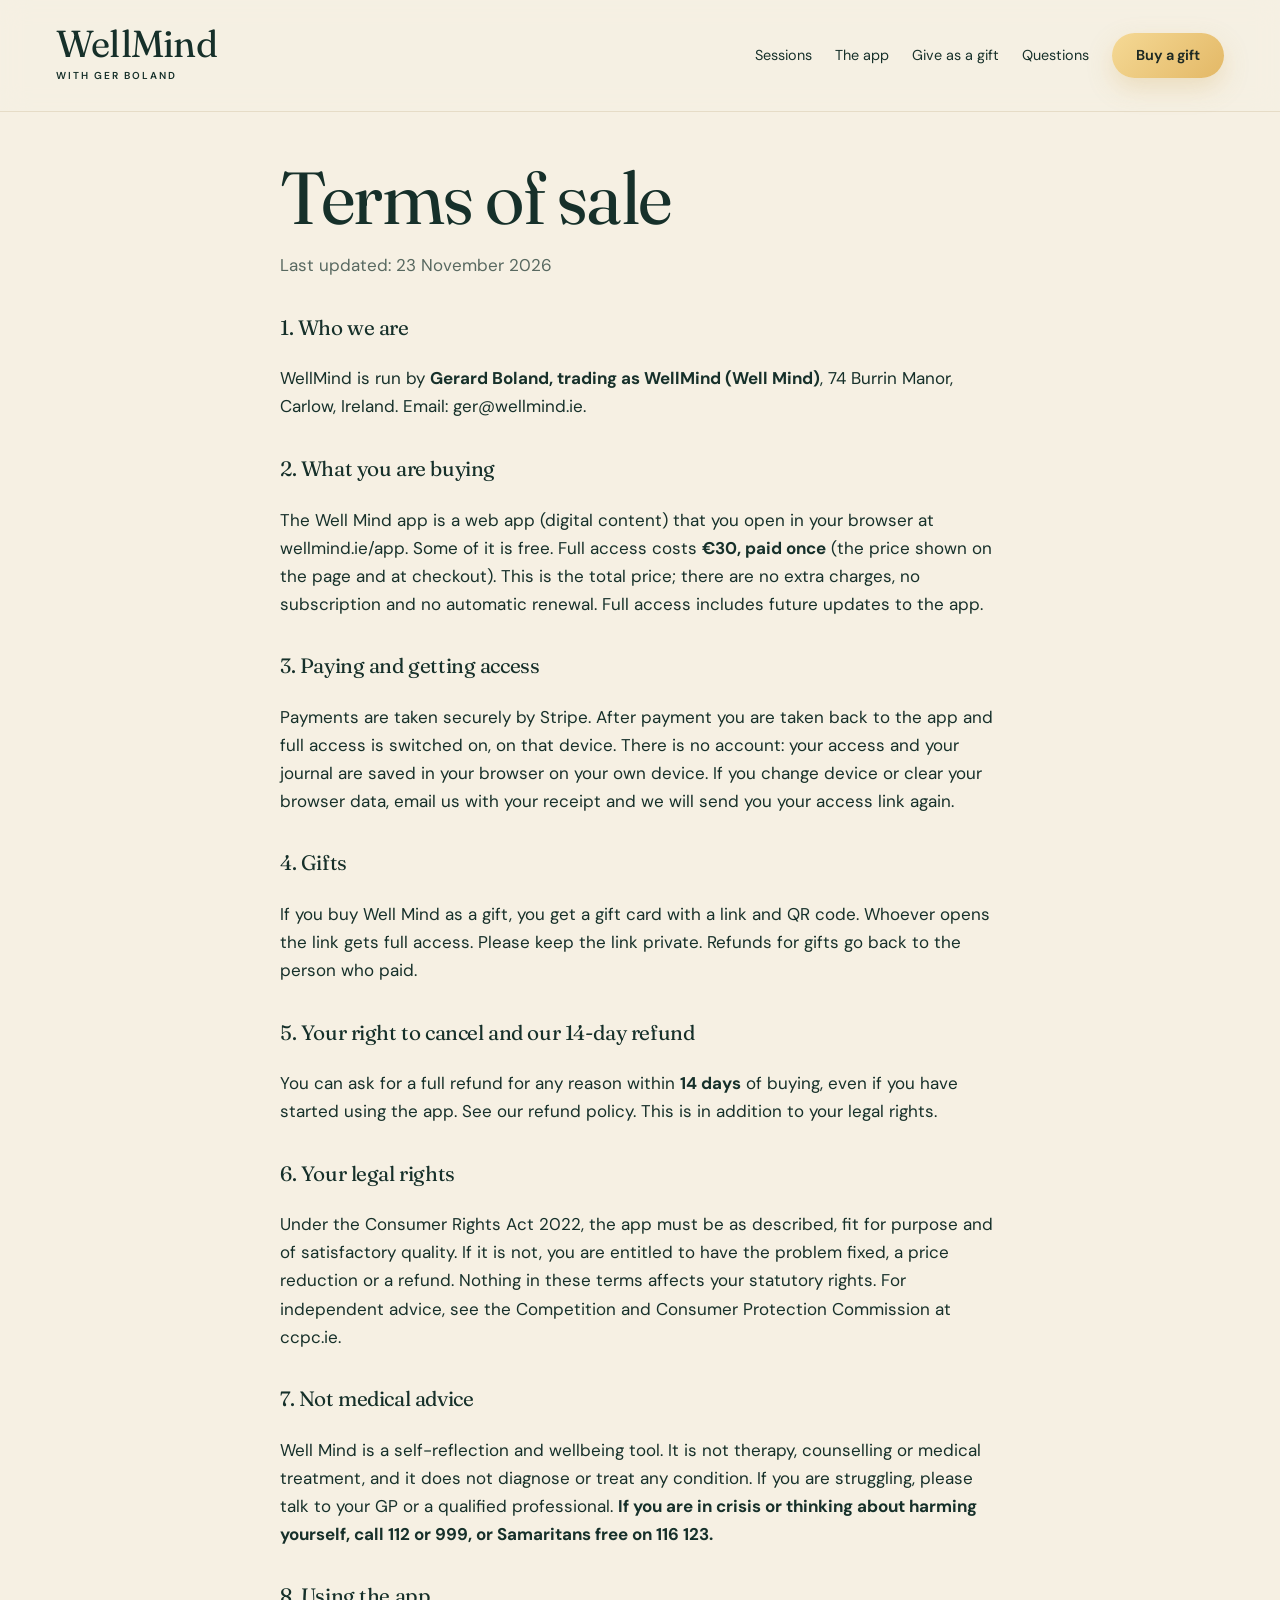
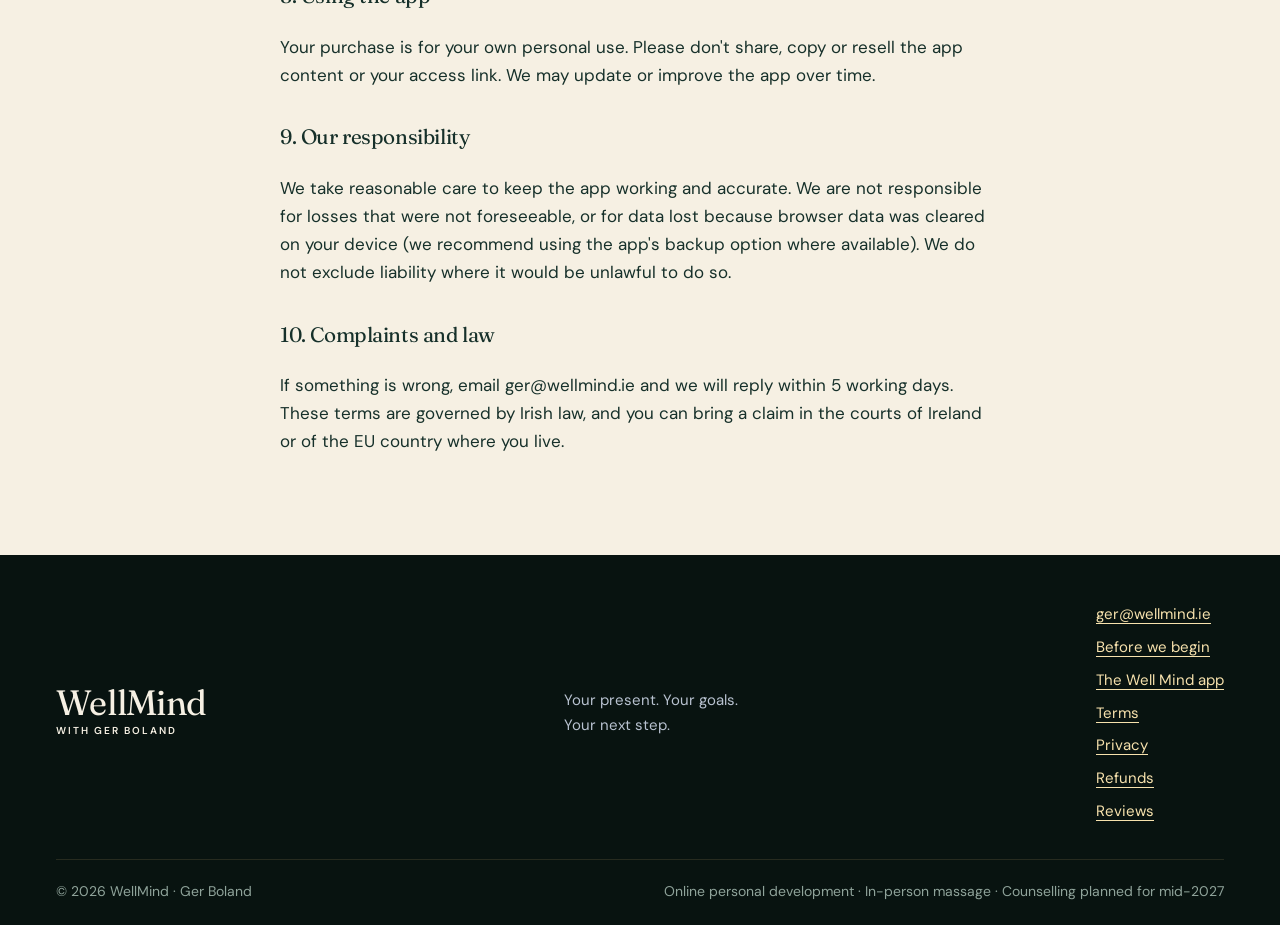
<file: terms/index.html>
<!doctype html>
<html lang="en">
<head>
  <meta charset="utf-8"><meta name="viewport" content="width=device-width, initial-scale=1">
  <title>Terms of sale | WellMind</title>
  <link rel="canonical" href="https://www.wellmind.ie/terms/">
  <meta property="og:type" content="website"><meta property="og:site_name" content="Well Mind"><meta property="og:url" content="https://www.wellmind.ie/terms/"><meta property="og:title" content="Terms of sale | WellMind"><meta property="og:description" content="Terms of sale for the Well Mind app by Ger Boland: what you get, the price, cancellation and your rights."><meta property="og:image" content="https://www.wellmind.ie/assets/og-wellmind.jpg"><meta property="og:image:width" content="1200"><meta property="og:image:height" content="630"><meta name="twitter:card" content="summary_large_image">
<meta name="description" content="Terms of sale for the Well Mind app by Ger Boland: what you get, the price, cancellation and your rights.">
<meta name="robots" content="index,follow">
<link rel="stylesheet" href="/style.css"><link rel="stylesheet" href="/expressive.css"><link rel="stylesheet" href="/theme.css"><style>.policy{max-width:760px;margin:0 auto;padding:48px 20px 80px}.policy h1{margin-bottom:.2em}.policy h2{margin-top:1.8em;font-size:1.3rem}.policy p,.policy li{line-height:1.65}.policy .upd{opacity:.7}</style>
<!-- GoatCounter: cookie-free, no personal data -->
<script>window.goatcounter={path:function(p){return p.split('?')[0]}};window.wmEv=function(n){var t=0,f=function(){if(window.goatcounter&&window.goatcounter.count){window.goatcounter.count({path:n,title:n,event:true})}else if(t++<40){setTimeout(f,250)}};f()};(function(){var q=location.search+location.hash;if(/unlock[=\/]LIFE-/.test(q))wmEv('purchase-app');else if(/unlock[=\/]GIFT-/.test(q))wmEv('gift-opened');if(/\/gift\/card-/.test(location.pathname)&&/order=/.test(location.search))wmEv('purchase-gift')})()</script>
<script data-goatcounter="https://wellmind.goatcounter.com/count" async src="//gc.zgo.at/count.js"></script>
</head>
<body>
<a class="skip" href="#main">Skip to content</a>
<header class="header">
  <a class="brand" href="/" aria-label="WellMind home"><span class="brand-type">WellMind<small>WITH GER BOLAND</small></span></a>
  <button class="menu-toggle" aria-expanded="false" aria-controls="navigation">Menu <span aria-hidden="true">☰</span></button>
  <nav id="navigation" aria-label="Main navigation"><a href="/#sessions">Sessions</a><a href="/well-mind-app/">The app</a><a href="/gift/">Give as a gift</a><a href="#gift-questions">Questions</a><a class="nav-cta" href="https://buy.stripe.com/bJedR8fPr4g63Yz6PO1kA05" data-wm-gift>Buy a gift</a></nav>
</header>
<main id="main"><article class="policy">
<h1>Terms of sale</h1>
<p class="upd">Last updated: 23 November 2026</p>

<h2>1. Who we are</h2><p>WellMind is run by <strong>Gerard Boland, trading as WellMind (Well Mind)</strong>, 74 Burrin Manor, Carlow, Ireland. Email: <a href="mailto:ger@wellmind.ie">ger@wellmind.ie</a>.</p>
<h2>2. What you are buying</h2>
<p>The Well Mind app is a web app (digital content) that you open in your browser at <a href="https://www.wellmind.ie/app">wellmind.ie/app</a>. Some of it is free. Full access costs <strong><bdi data-wm-price>€40</bdi>, paid once</strong> (the price shown on the page and at checkout). This is the total price; there are no extra charges, no subscription and no automatic renewal. Full access includes future updates to the app.</p>
<h2>3. Paying and getting access</h2>
<p>Payments are taken securely by Stripe. After payment you are taken back to the app and full access is switched on, on that device. There is no account: your access and your journal are saved in your browser on your own device. If you change device or clear your browser data, email us with your receipt and we will send you your access link again.</p>
<h2>4. Gifts</h2>
<p>If you buy Well Mind as a gift, you get a gift card with a link and QR code. Whoever opens the link gets full access. Please keep the link private. Refunds for gifts go back to the person who paid.</p>
<h2>5. Your right to cancel and our 14-day refund</h2>
<p>You can ask for a full refund for any reason within <strong>14 days</strong> of buying, even if you have started using the app. See our <a href="/refunds/">refund policy</a>. This is in addition to your legal rights.</p>
<h2>6. Your legal rights</h2>
<p>Under the Consumer Rights Act 2022, the app must be as described, fit for purpose and of satisfactory quality. If it is not, you are entitled to have the problem fixed, a price reduction or a refund. Nothing in these terms affects your statutory rights. For independent advice, see the Competition and Consumer Protection Commission at <a href="https://www.ccpc.ie">ccpc.ie</a>.</p>
<h2>7. Not medical advice</h2>
<p>Well Mind is a self-reflection and wellbeing tool. It is not therapy, counselling or medical treatment, and it does not diagnose or treat any condition. If you are struggling, please talk to your GP or a qualified professional. <strong>If you are in crisis or thinking about harming yourself, call 112 or 999, or Samaritans free on 116 123.</strong></p>
<h2>8. Using the app</h2>
<p>Your purchase is for your own personal use. Please don't share, copy or resell the app content or your access link. We may update or improve the app over time.</p>
<h2>9. Our responsibility</h2>
<p>We take reasonable care to keep the app working and accurate. We are not responsible for losses that were not foreseeable, or for data lost because browser data was cleared on your device (we recommend using the app's backup option where available). We do not exclude liability where it would be unlawful to do so.</p>
<h2>10. Complaints and law</h2>
<p>If something is wrong, email <a href="mailto:ger@wellmind.ie">ger@wellmind.ie</a> and we will reply within 5 working days. These terms are governed by Irish law, and you can bring a claim in the courts of Ireland or of the EU country where you live.</p>

</article></main>
<footer><div class="wrap footer-top"><a class="footer-brand" href="/">WellMind<small>WITH GER BOLAND</small></a><p>Your present. Your goals.<br>Your next step.</p><div class="footer-contact"><a href="mailto:ger@wellmind.ie">ger@wellmind.ie</a><a href="/#questions">Before we begin</a><a href="/well-mind-app/">The Well Mind app</a><a href="/terms/">Terms</a><a href="/privacy/">Privacy</a><a href="/refunds/">Refunds</a><a href="/reviews/">Reviews</a></div></div><div class="wrap footer-bottom"><span>© <span id="year">2026</span> WellMind · Ger Boland</span><span>Online personal development · In-person massage · Counselling planned for mid-2027</span></div></footer>
<script src="/script.js"></script>
</body></html>
</file>
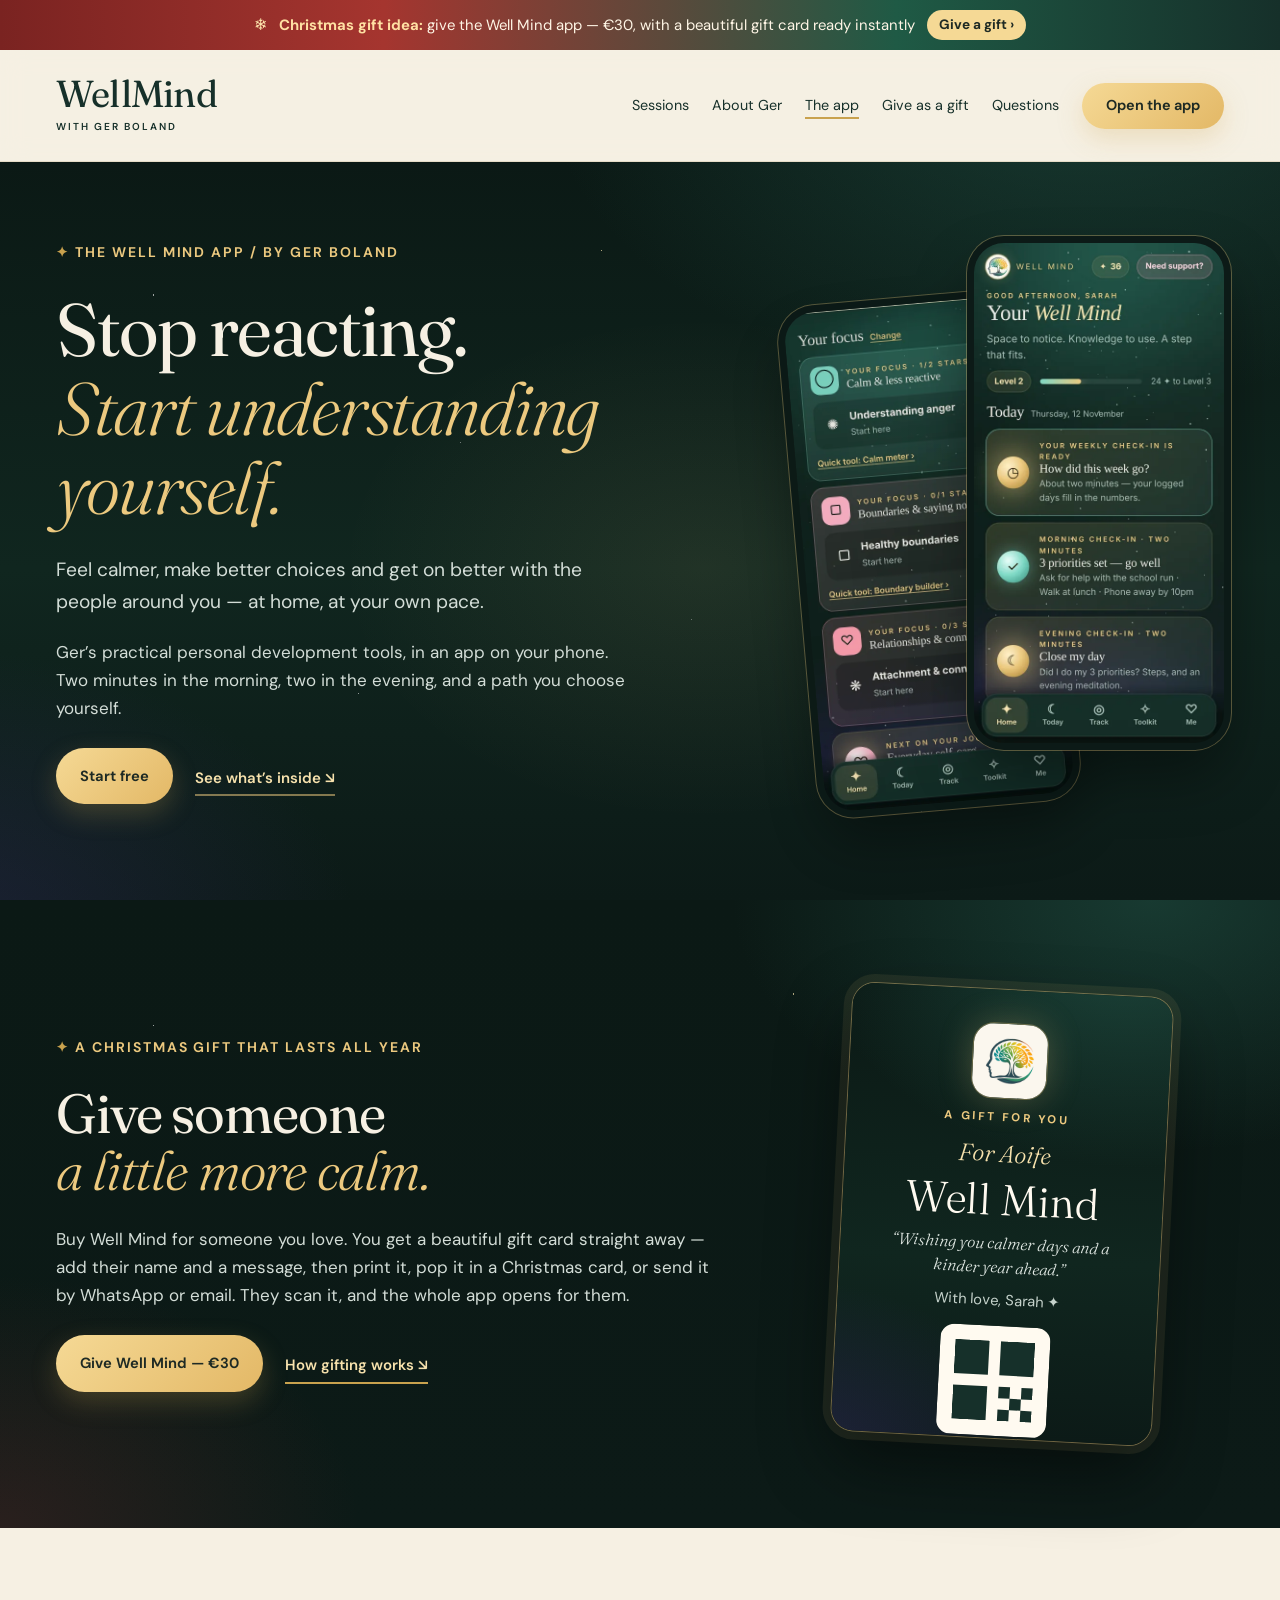
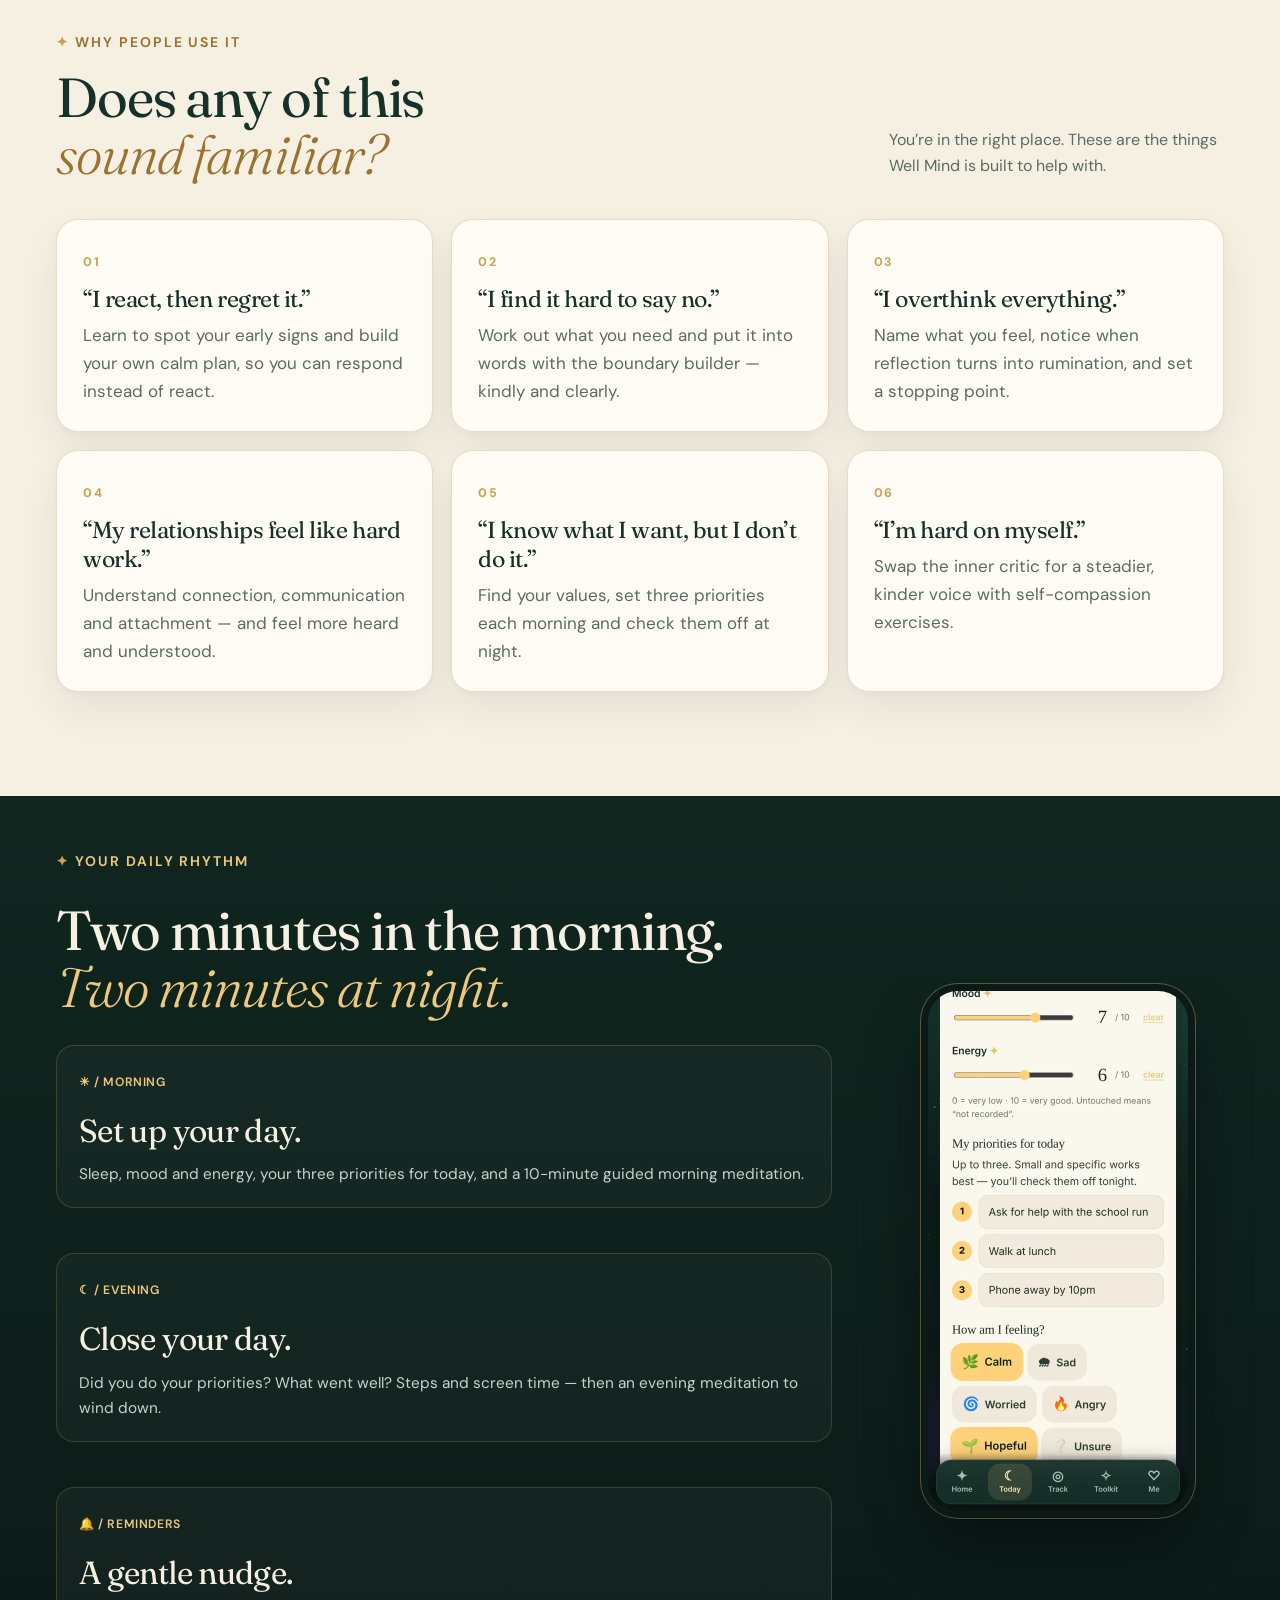
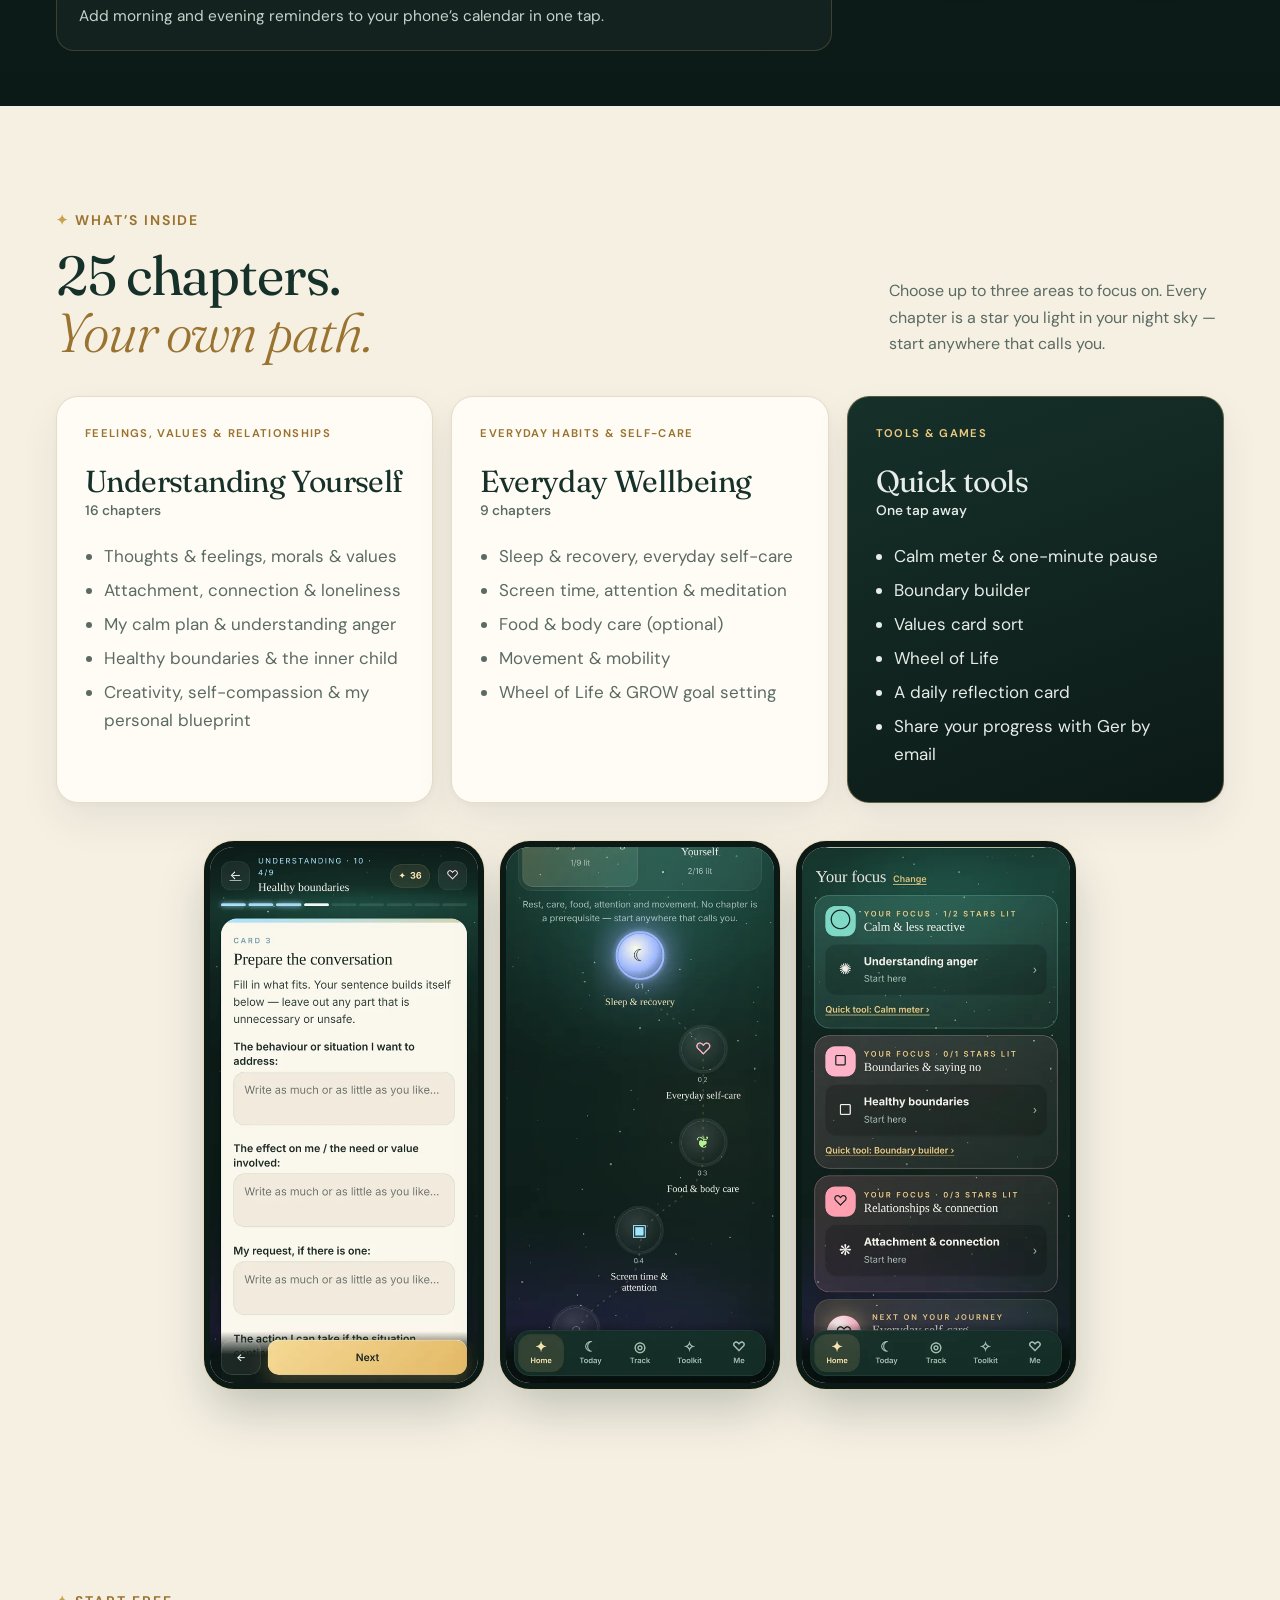
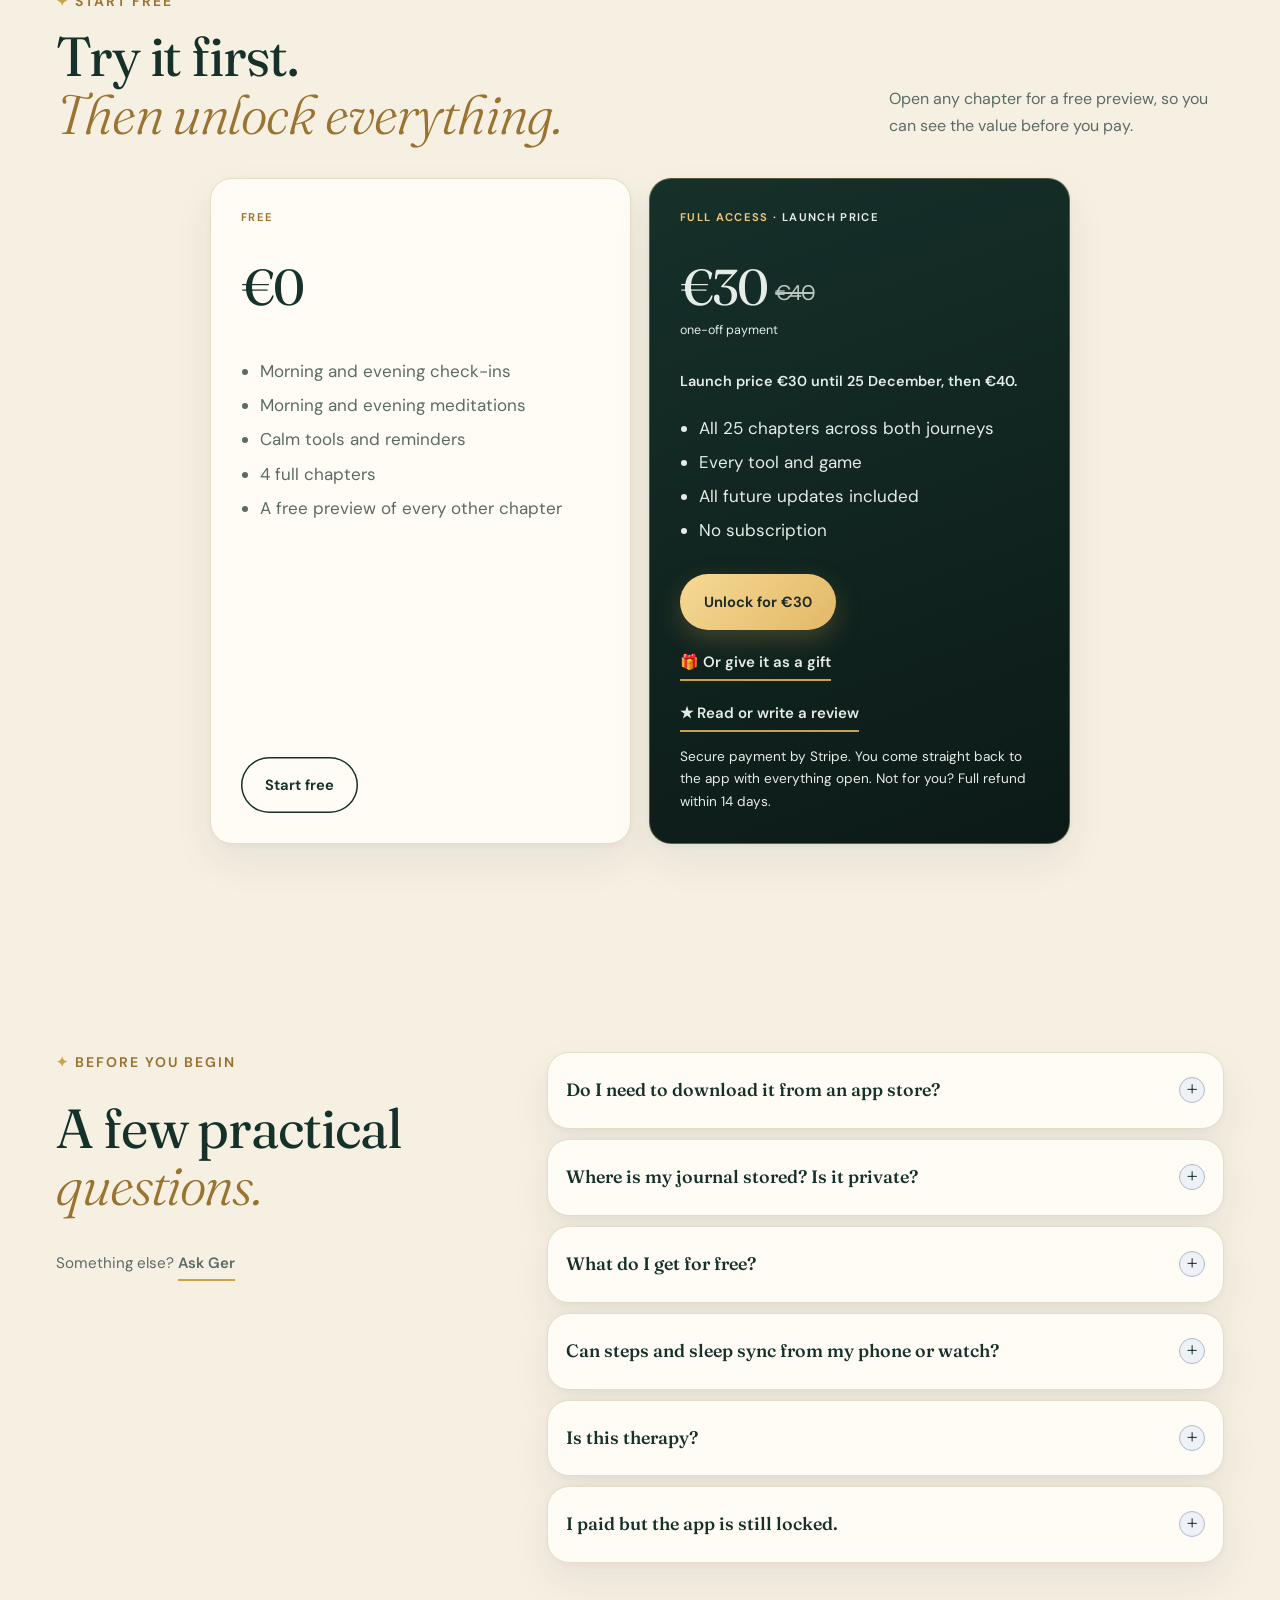
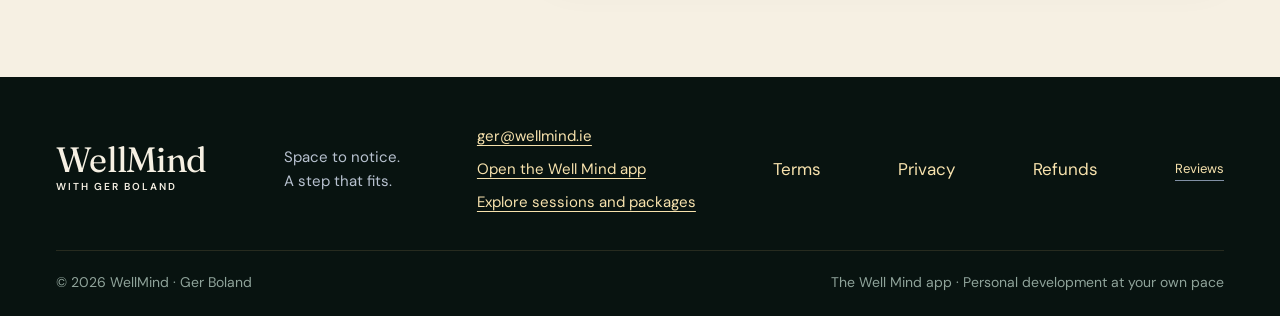
<file: well-mind-app/index.html>
<!doctype html>
<html lang="en">
<head>
  <meta charset="utf-8"><meta name="viewport" content="width=device-width, initial-scale=1">
  <title>The Well Mind app | WellMind · Ger Boland</title>
  <link rel="canonical" href="https://www.wellmind.ie/well-mind-app/">
  <meta property="og:type" content="website"><meta property="og:site_name" content="Well Mind"><meta property="og:url" content="https://www.wellmind.ie/well-mind-app/"><meta property="og:title" content="The Well Mind app | WellMind · Ger Boland"><meta property="og:description" content="The Well Mind app by Ger Boland: feel calmer, understand your emotions, set healthy boundaries and make better choices — at home, at your own pace. Start free, then unlock everything with one payment — no subscription."><meta property="og:image" content="https://www.wellmind.ie/assets/og-wellmind.jpg"><meta property="og:image:width" content="1200"><meta property="og:image:height" content="630"><meta name="twitter:card" content="summary_large_image">
  <meta name="description" content="The Well Mind app by Ger Boland: feel calmer, understand your emotions, set healthy boundaries and make better choices — at home, at your own pace. Start free, then unlock everything with one payment — no subscription.">
  <meta name="theme-color" content="#0c1a17">
  <link rel="icon" href="/assets/wellmind-logo.png" type="image/png">
  <link rel="stylesheet" href="/style.css"><link rel="stylesheet" href="/expressive.css"><link rel="stylesheet" href="/journals/shop.css"><link rel="stylesheet" href="/well-mind-app/app-page.css"><link rel="stylesheet" href="/theme.css"><link rel="stylesheet" href="/gift/gift.css">
<!-- GoatCounter: cookie-free, no personal data -->
<script>window.goatcounter={path:function(p){return p.split('?')[0]}};window.wmEv=function(n){var t=0,f=function(){if(window.goatcounter&&window.goatcounter.count){window.goatcounter.count({path:n,title:n,event:true})}else if(t++<40){setTimeout(f,250)}};f()};(function(){var q=location.search+location.hash;if(/unlock[=\/]LIFE-/.test(q))wmEv('purchase-app');else if(/unlock[=\/]GIFT-/.test(q))wmEv('gift-opened');if(/\/gift\/card-/.test(location.pathname)&&/order=/.test(location.search))wmEv('purchase-gift')})()</script>
<script data-goatcounter="https://wellmind.goatcounter.com/count" async src="//gc.zgo.at/count.js"></script>
</head>
<body>
<a class="skip" href="#main">Skip to content</a>
<a class="xmas-bar" href="/gift/" data-wm-until="2026-12-25"><span class="xb-flake" aria-hidden="true">❄</span><span><b>Christmas gift idea:</b> give the Well Mind app — <bdi data-wm-price>€40</bdi>, with a beautiful gift card ready instantly</span><span class="xb-go">Give a gift ›</span></a>
<header class="header">
  <a class="brand" href="/" aria-label="WellMind home"><span class="brand-type">WellMind<small>WITH GER BOLAND</small></span></a>
  <button class="menu-toggle" aria-expanded="false" aria-controls="navigation">Menu <span aria-hidden="true">☰</span></button>
  <nav id="navigation" aria-label="Main navigation"><a href="/#sessions">Sessions</a><a href="/#about">About Ger</a><a href="/well-mind-app/" aria-current="page">The app</a><a href="/gift/">Give as a gift</a><a href="#app-questions">Questions</a><a class="nav-cta" href="/app/">Open the app</a></nav>
</header>
<main id="main">
  <section class="journal-hero app-hero wrap">
    <div><p class="eyebrow">THE WELL MIND APP / BY GER BOLAND</p><h1>Stop reacting.<br><em>Start understanding yourself.</em></h1><p class="journal-intro">Feel calmer, make better choices and get on better with the people around you — at home, at your own pace.</p><p>Ger’s practical personal development tools, in an app on your phone. Two minutes in the morning, two in the evening, and a path you choose yourself.</p><div class="app-cta"><a class="button" href="/app/">Start free</a><a class="text-link" href="#inside">See what’s inside <span aria-hidden="true">↘</span></a></div></div>
    <div class="phone-stack" aria-hidden="true"><img class="phone back" src="/assets/app/focus.webp" alt="" width="520" height="1040"><img class="phone front" src="/assets/app/home.webp" alt="" width="520" height="1040"></div>
  </section>

  <section class="section wrap app-gift" id="gift" aria-labelledby="gift-title">
    <div class="app-gift-inner">
      <div><p class="eyebrow">A CHRISTMAS GIFT THAT LASTS ALL YEAR</p><h2 id="gift-title">Give someone<br><em>a little more calm.</em></h2><p>Buy Well Mind for someone you love. You get a beautiful gift card straight away — add their name and a message, then print it, pop it in a Christmas card, or send it by WhatsApp or email. They scan it, and the whole app opens for them.</p><div class="app-cta"><a class="button" href="https://buy.stripe.com/bJedR8fPr4g63Yz6PO1kA05" data-wm-gift>Give Well Mind — <bdi data-wm-price>€40</bdi></a><a class="text-link" href="/gift/">How gifting works <span aria-hidden="true">↘</span></a></div></div>
      <a class="giftcard sample" href="/gift/" aria-label="See how the Well Mind gift card works"><div class="gc-stars"></div><img class="gc-logo" src="/app/assets/icon-192.png" alt=""><p class="gc-kicker">A GIFT FOR YOU</p><p class="gc-to">For Aoife</p><p class="gc-title">Well Mind</p><p class="gc-msg">“Wishing you calmer days and a kinder year ahead.”</p><p class="gc-from">With love, Sarah ✦</p><div class="gc-qr"></div></a>
    </div>
  </section>

  <section class="section wrap why" aria-labelledby="why-title">
    <div class="collection-heading"><div><p class="eyebrow">WHY PEOPLE USE IT</p><h2 id="why-title">Does any of this<br><em>sound familiar?</em></h2></div><p>You’re in the right place. These are the things Well Mind is built to help with.</p></div>
    <div class="why-grid">
      <article><span>01</span><h3>“I react, then regret it.”</h3><p>Learn to spot your early signs and build your own calm plan, so you can respond instead of react.</p></article>
      <article><span>02</span><h3>“I find it hard to say no.”</h3><p>Work out what you need and put it into words with the boundary builder — kindly and clearly.</p></article>
      <article><span>03</span><h3>“I overthink everything.”</h3><p>Name what you feel, notice when reflection turns into rumination, and set a stopping point.</p></article>
      <article><span>04</span><h3>“My relationships feel like hard work.”</h3><p>Understand connection, communication and attachment — and feel more heard and understood.</p></article>
      <article><span>05</span><h3>“I know what I want, but I don’t do it.”</h3><p>Find your values, set three priorities each morning and check them off at night.</p></article>
      <article><span>06</span><h3>“I’m hard on myself.”</h3><p>Swap the inner critic for a steadier, kinder voice with self-compassion exercises.</p></article>
    </div>
  </section>

  <section class="journal-how app-rhythm" aria-labelledby="rhythm-title"><div class="wrap rhythm-grid">
    <div><p class="eyebrow">YOUR DAILY RHYTHM</p><h2 id="rhythm-title">Two minutes in the morning.<br><em>Two minutes at night.</em></h2>
      <div class="journal-steps rhythm-steps"><div><span>☀ / MORNING</span><h3>Set up your day.</h3><p>Sleep, mood and energy, your three priorities for today, and a 10-minute guided morning meditation.</p></div><div><span>☾ / EVENING</span><h3>Close your day.</h3><p>Did you do your priorities? What went well? Steps and screen time — then an evening meditation to wind down.</p></div><div><span>🔔 / REMINDERS</span><h3>A gentle nudge.</h3><p>Add morning and evening reminders to your phone’s calendar in one tap.</p></div></div>
    </div>
    <img class="phone single" src="/assets/app/morning.webp" alt="The morning check-in in the Well Mind app, with three priorities for the day" width="520" height="1040" loading="lazy">
  </div></section>

  <section class="section wrap" id="inside" aria-labelledby="inside-title">
    <div class="collection-heading"><div><p class="eyebrow">WHAT’S INSIDE</p><h2 id="inside-title">25 chapters.<br><em>Your own path.</em></h2></div><p>Choose up to three areas to focus on. Every chapter is a star you light in your night sky — start anywhere that calls you.</p></div>
    <div class="inside-grid">
      <article class="journey"><p class="journal-kicker">FEELINGS, VALUES &amp; RELATIONSHIPS</p><h3>Understanding Yourself</h3><p class="journal-meta">16 chapters</p><ul><li>Thoughts &amp; feelings, morals &amp; values</li><li>Attachment, connection &amp; loneliness</li><li>My calm plan &amp; understanding anger</li><li>Healthy boundaries &amp; the inner child</li><li>Creativity, self-compassion &amp; my personal blueprint</li></ul></article>
      <article class="journey"><p class="journal-kicker">EVERYDAY HABITS &amp; SELF-CARE</p><h3>Everyday Wellbeing</h3><p class="journal-meta">9 chapters</p><ul><li>Sleep &amp; recovery, everyday self-care</li><li>Screen time, attention &amp; meditation</li><li>Food &amp; body care (optional)</li><li>Movement &amp; mobility</li><li>Wheel of Life &amp; GROW goal setting</li></ul></article>
      <article class="journey tools"><p class="journal-kicker">TOOLS &amp; GAMES</p><h3>Quick tools</h3><p class="journal-meta">One tap away</p><ul><li>Calm meter &amp; one-minute pause</li><li>Boundary builder</li><li>Values card sort</li><li>Wheel of Life</li><li>A daily reflection card</li><li>Share your progress with Ger by email</li></ul></article>
    </div>
    <div class="shots" aria-label="Screens from the app"><img src="/assets/app/chapter.webp" alt="A chapter card: preparing a boundary conversation" width="520" height="1040" loading="lazy"><img src="/assets/app/sky.webp" alt="Your sky: chapters shown as stars to light" width="520" height="1040" loading="lazy"><img src="/assets/app/focus.webp" alt="Your focus areas on the home screen" width="520" height="1040" loading="lazy"></div>
  </section>

  <section class="section wrap" id="price" aria-labelledby="price-title">
    <div class="collection-heading"><div><p class="eyebrow">START FREE</p><h2 id="price-title">Try it first.<br><em>Then unlock everything.</em></h2></div><p>Open any chapter for a free preview, so you can see the value before you pay.</p></div>
    <div class="price-grid two">
      <article class="price-card"><p class="journal-kicker">FREE</p><p class="journal-price">€0</p><ul><li>Morning and evening check-ins</li><li>Morning and evening meditations</li><li>Calm tools and reminders</li><li>4 full chapters</li><li>A free preview of every other chapter</li></ul><a class="button button-light" href="/app/">Start free</a></article>
      <article class="price-card full"><p class="journal-kicker">FULL ACCESS<span data-wm-tag hidden></span></p><p class="journal-price"><bdi data-wm-price>€40</bdi><s class="wm-was" data-wm-was hidden></s> <span>one-off payment</span></p><p class="wm-note" data-wm-note hidden></p><ul><li>All 25 chapters across both journeys</li><li>Every tool and game</li><li>All future updates included</li><li>No subscription</li></ul><a class="button" href="https://buy.stripe.com/8x214m32F13UfHh4HG1kA04" data-wm-buy>Unlock for <bdi data-wm-price>€40</bdi></a><a class="text-link" href="/gift/">🎁 Or give it as a gift</a><a class="text-link" href="/reviews/">★ Read or write a review</a><p class="price-note">Secure payment by Stripe. You come straight back to the app with everything open. Not for you? <a href="/refunds/">Full refund within 14 days</a>.</p></article>
    </div>
  </section>

  <section class="faq section wrap" id="app-questions"><div class="faq-heading"><p class="eyebrow">BEFORE YOU BEGIN</p><h2>A few practical<br><em>questions.</em></h2><p>Something else? <a class="text-link" href="mailto:ger@wellmind.ie">Ask Ger</a></p></div><div class="faq-list">
    <details><summary>Do I need to download it from an app store?</summary><div><p>No. Open <a href="/app/">wellmind.ie/app</a> on your phone, tablet or computer. On a phone you can add it to your home screen so it opens like any other app: in Safari tap Share → Add to Home Screen; in Chrome tap ⋮ → Add to Home screen.</p></div></details>
    <details><summary>Where is my journal stored? Is it private?</summary><div><p>Your entries stay on your own device, in your browser. Nothing is sent anywhere unless you choose to share something with Ger by email. Use “Back up my journal” in the app now and then, so you can restore it on a new phone.</p></div></details>
    <details><summary>What do I get for free?</summary><div><p>The morning and evening check-ins, the meditations, the calm tools, reminders, four complete chapters and a preview of every other chapter. Full access is a one-off <bdi data-wm-price>€40</bdi><span data-wm-paren hidden></span> and includes all future updates.</p></div></details>
    <details><summary>Can steps and sleep sync from my phone or watch?</summary><div><p>Not at the moment — you type your steps in the evening check-in, which takes a few seconds. Your phone’s Health or Fit app shows the number.</p></div></details>
    <details><summary>Is this therapy?</summary><div><p>No. Well Mind is for adult education, reflection and everyday personal development. It does not provide a diagnosis or treatment and is not a substitute for professional care. If you feel unsafe or at risk, contact 112 / 999 or the Samaritans on 116 123.</p></div></details>
    <details><summary>I paid but the app is still locked.</summary><div><p>Email <a href="mailto:ger@wellmind.ie">ger@wellmind.ie</a> with the name and email you used to pay, and we’ll unlock it for you. Please do not email your card details.</p></div></details>
  </div></section>
</main>
<footer><div class="wrap footer-top"><a class="footer-brand" href="/">WellMind<small>WITH GER BOLAND</small></a><p>Space to notice.<br>A step that fits.</p><div class="footer-contact"><a href="mailto:ger@wellmind.ie">ger@wellmind.ie</a><a href="/app/">Open the Well Mind app</a><a href="/#options">Explore sessions and packages</a></div><a href="/terms/">Terms</a><a href="/privacy/">Privacy</a><a href="/refunds/">Refunds</a><a href="/reviews/">Reviews</a></div><div class="wrap footer-bottom"><span>© <span id="year">2026</span> WellMind · Ger Boland</span><span>The Well Mind app · Personal development at your own pace</span></div></footer>
<script src="/script.js"></script>
</body></html>
</file>
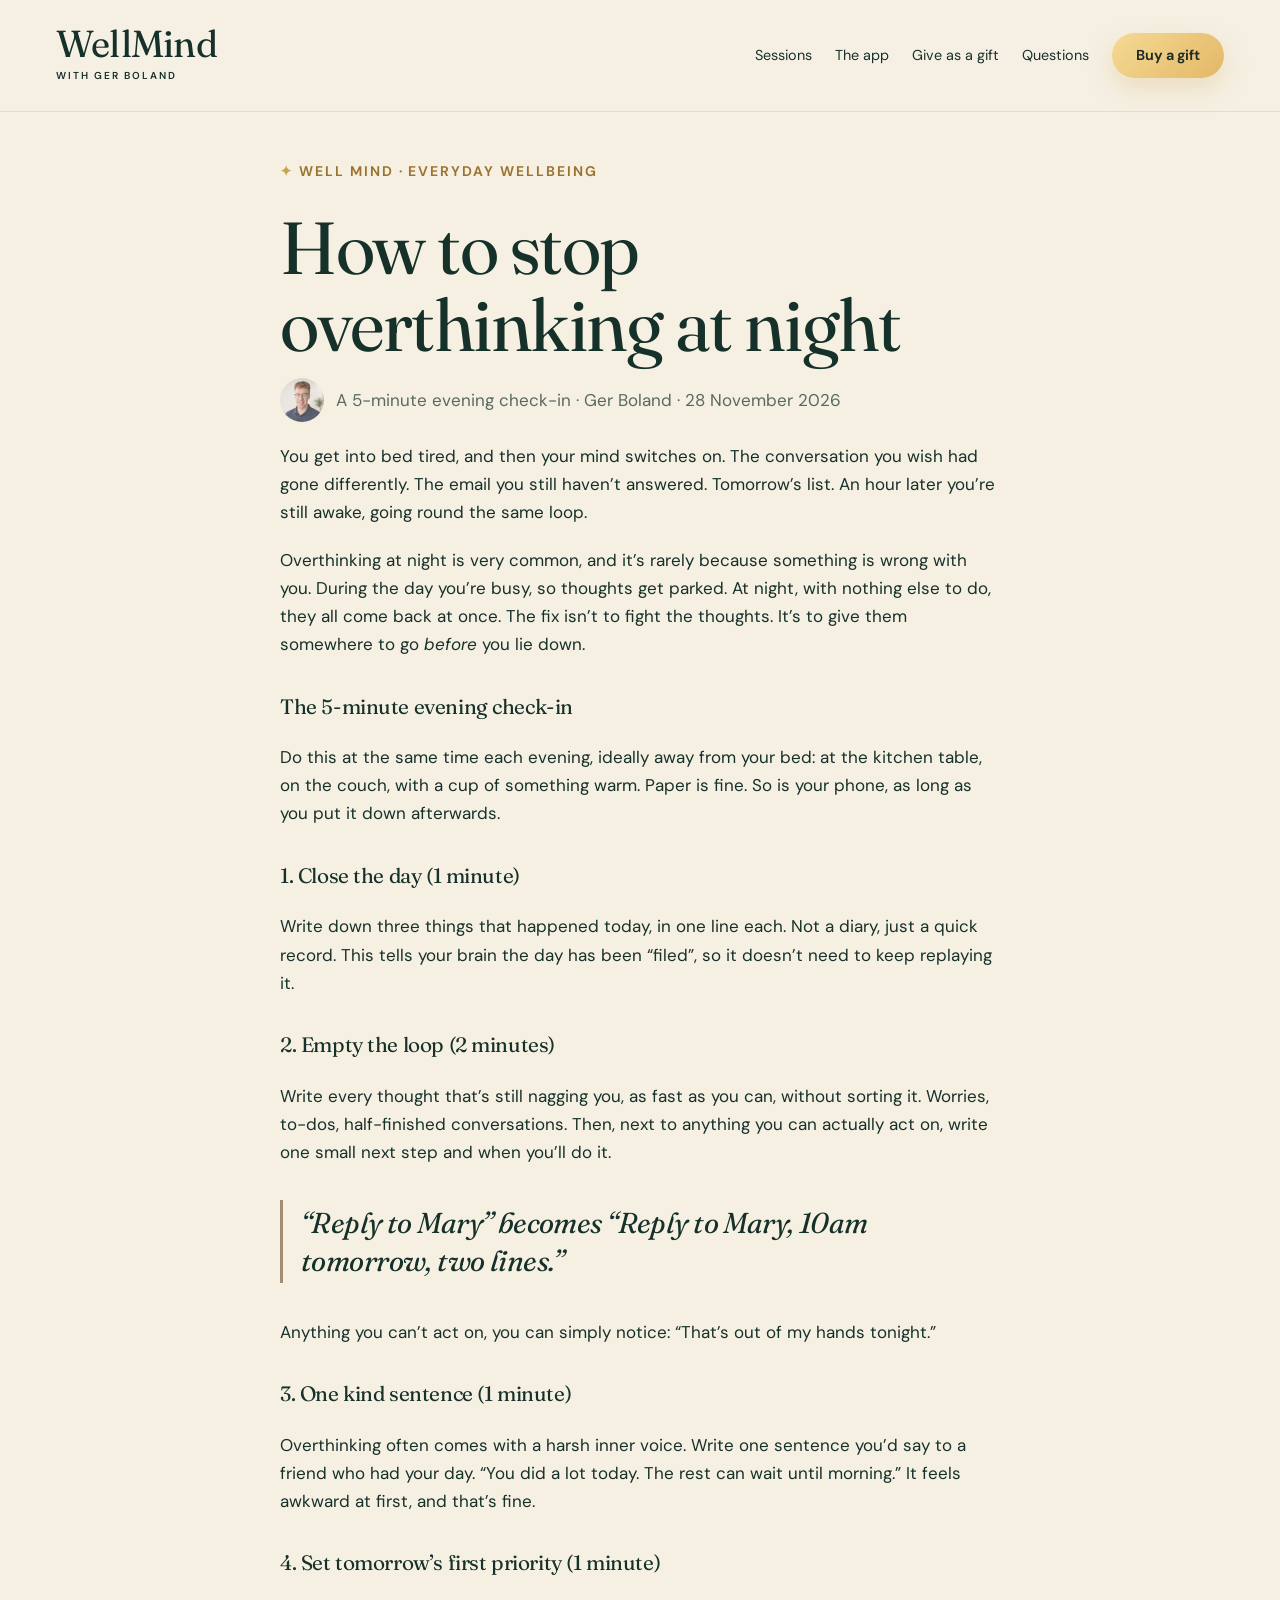
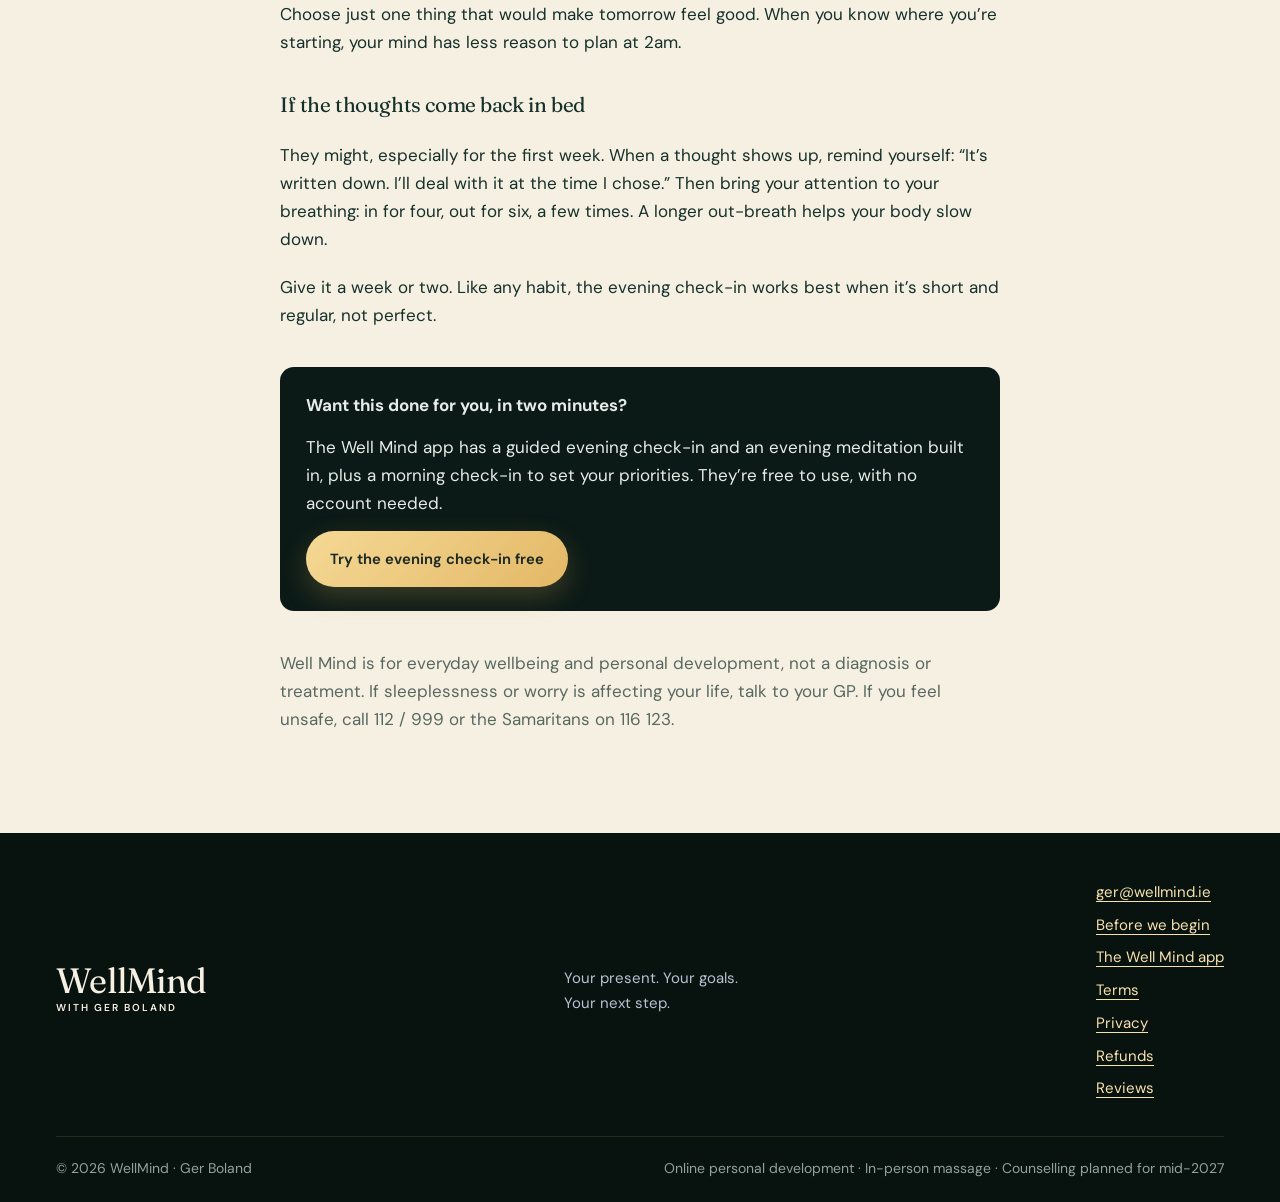
<file: articles/stop-overthinking-at-night/index.html>
<!doctype html>
<html lang="en">
<head>
  <meta charset="utf-8"><meta name="viewport" content="width=device-width, initial-scale=1">
  <title>How to stop overthinking at night: a 5-minute evening check-in | Well Mind</title>
  <link rel="canonical" href="https://www.wellmind.ie/articles/stop-overthinking-at-night/">
  <meta property="og:type" content="article"><meta property="og:site_name" content="Well Mind"><meta property="og:url" content="https://www.wellmind.ie/articles/stop-overthinking-at-night/"><meta property="og:title" content="How to stop overthinking at night: a 5-minute evening check-in | Well Mind"><meta property="og:description" content="Terms of sale for the Well Mind app by Ger Boland: what you get, the price, cancellation and your rights."><meta property="og:image" content="https://www.wellmind.ie/assets/og-wellmind.jpg"><meta property="og:image:width" content="1200"><meta property="og:image:height" content="630"><meta name="twitter:card" content="summary_large_image">
<meta name="description" content="Lying awake replaying the day? A simple 5-minute evening check-in to settle your mind before bed, from Ger Boland and the Well Mind app.">
<meta name="robots" content="index,follow">
<link rel="stylesheet" href="/style.css"><link rel="stylesheet" href="/expressive.css"><link rel="stylesheet" href="/theme.css"><style>.policy{max-width:760px;margin:0 auto;padding:48px 20px 80px}.policy h1{margin-bottom:.2em}.policy h2{margin-top:1.8em;font-size:1.3rem}.policy p,.policy li{line-height:1.65}.policy .upd{opacity:.7}.policy .cta{margin:2.2em 0;padding:24px 26px;border-radius:14px;background:#0c1a17;color:#e6ece7}.policy .cta p{margin:0 0 14px}.policy .cta .button{display:inline-block}.policy blockquote{margin:1.2em 0;padding:4px 0 4px 18px;border-left:3px solid #a18d70;font-style:italic}</style>
<!-- GoatCounter: cookie-free, no personal data -->
<script>window.goatcounter={path:function(p){return p.split('?')[0]}};window.wmEv=function(n){var t=0,f=function(){if(window.goatcounter&&window.goatcounter.count){window.goatcounter.count({path:n,title:n,event:true})}else if(t++<40){setTimeout(f,250)}};f()};(function(){var q=location.search+location.hash;if(/unlock[=\/]LIFE-/.test(q))wmEv('purchase-app');else if(/unlock[=\/]GIFT-/.test(q))wmEv('gift-opened');if(/\/gift\/card-/.test(location.pathname)&&/order=/.test(location.search))wmEv('purchase-gift')})()</script>
<script data-goatcounter="https://wellmind.goatcounter.com/count" async src="//gc.zgo.at/count.js"></script>
<script type="application/ld+json">{"@context":"https://schema.org","@type":"Article","headline":"How to stop overthinking at night: a 5-minute evening check-in","author":{"@type":"Person","name":"Ger Boland","image":"https://www.wellmind.ie/assets/ger-boland.jpg","url":"https://www.wellmind.ie/#about"},"publisher":{"@type":"Organization","name":"Well Mind","logo":{"@type":"ImageObject","url":"https://www.wellmind.ie/assets/wellmind-logo.png"}},"datePublished":"2026-11-28","image":"https://www.wellmind.ie/assets/og-wellmind.jpg","mainEntityOfPage":"https://www.wellmind.ie/articles/stop-overthinking-at-night/"}</script>
</head>
<body>
<a class="skip" href="#main">Skip to content</a>
<header class="header">
  <a class="brand" href="/" aria-label="WellMind home"><span class="brand-type">WellMind<small>WITH GER BOLAND</small></span></a>
  <button class="menu-toggle" aria-expanded="false" aria-controls="navigation">Menu <span aria-hidden="true">☰</span></button>
  <nav id="navigation" aria-label="Main navigation"><a href="/#sessions">Sessions</a><a href="/well-mind-app/">The app</a><a href="/gift/">Give as a gift</a><a href="#gift-questions">Questions</a><a class="nav-cta" href="https://buy.stripe.com/bJedR8fPr4g63Yz6PO1kA05" data-wm-gift>Buy a gift</a></nav>
</header>
<main id="main"><article class="policy">
<p class="eyebrow">WELL MIND · EVERYDAY WELLBEING</p>
<h1>How to stop overthinking at night</h1>
<p class="upd" style="display:flex;align-items:center;gap:12px"><img src="/assets/ger-boland-sm.jpg" alt="" width="44" height="44" style="border-radius:50%">A 5-minute evening check-in · Ger Boland · 28 November 2026</p>

<p>You get into bed tired, and then your mind switches on. The conversation you wish had gone differently. The email you still haven’t answered. Tomorrow’s list. An hour later you’re still awake, going round the same loop.</p>
<p>Overthinking at night is very common, and it’s rarely because something is wrong with you. During the day you’re busy, so thoughts get parked. At night, with nothing else to do, they all come back at once. The fix isn’t to fight the thoughts. It’s to give them somewhere to go <em>before</em> you lie down.</p>

<h2>The 5-minute evening check-in</h2>
<p>Do this at the same time each evening, ideally away from your bed: at the kitchen table, on the couch, with a cup of something warm. Paper is fine. So is your phone, as long as you put it down afterwards.</p>

<h2>1. Close the day (1 minute)</h2>
<p>Write down three things that happened today, in one line each. Not a diary, just a quick record. This tells your brain the day has been “filed”, so it doesn’t need to keep replaying it.</p>

<h2>2. Empty the loop (2 minutes)</h2>
<p>Write every thought that’s still nagging you, as fast as you can, without sorting it. Worries, to-dos, half-finished conversations. Then, next to anything you can actually act on, write one small next step and when you’ll do it.</p>
<blockquote>“Reply to Mary” becomes “Reply to Mary, 10am tomorrow, two lines.”</blockquote>
<p>Anything you can’t act on, you can simply notice: “That’s out of my hands tonight.”</p>

<h2>3. One kind sentence (1 minute)</h2>
<p>Overthinking often comes with a harsh inner voice. Write one sentence you’d say to a friend who had your day. “You did a lot today. The rest can wait until morning.” It feels awkward at first, and that’s fine.</p>

<h2>4. Set tomorrow’s first priority (1 minute)</h2>
<p>Choose just one thing that would make tomorrow feel good. When you know where you’re starting, your mind has less reason to plan at 2am.</p>

<h2>If the thoughts come back in bed</h2>
<p>They might, especially for the first week. When a thought shows up, remind yourself: “It’s written down. I’ll deal with it at the time I chose.” Then bring your attention to your breathing: in for four, out for six, a few times. A longer out-breath helps your body slow down.</p>
<p>Give it a week or two. Like any habit, the evening check-in works best when it’s short and regular, not perfect.</p>

<div class="cta">
<p><strong>Want this done for you, in two minutes?</strong></p>
<p>The Well Mind app has a guided evening check-in and an evening meditation built in, plus a morning check-in to set your priorities. They’re free to use, with no account needed.</p>
<a class="button" href="/app/">Try the evening check-in free</a>
</div>

<p class="upd">Well Mind is for everyday wellbeing and personal development, not a diagnosis or treatment. If sleeplessness or worry is affecting your life, talk to your GP. If you feel unsafe, call 112 / 999 or the Samaritans on 116 123.</p>
</article></main>
<footer><div class="wrap footer-top"><a class="footer-brand" href="/">WellMind<small>WITH GER BOLAND</small></a><p>Your present. Your goals.<br>Your next step.</p><div class="footer-contact"><a href="mailto:ger@wellmind.ie">ger@wellmind.ie</a><a href="/#questions">Before we begin</a><a href="/well-mind-app/">The Well Mind app</a><a href="/terms/">Terms</a><a href="/privacy/">Privacy</a><a href="/refunds/">Refunds</a><a href="/reviews/">Reviews</a></div></div><div class="wrap footer-bottom"><span>© <span id="year">2026</span> WellMind · Ger Boland</span><span>Online personal development · In-person massage · Counselling planned for mid-2027</span></div></footer>
<script src="/script.js"></script>
</body></html>
</file>
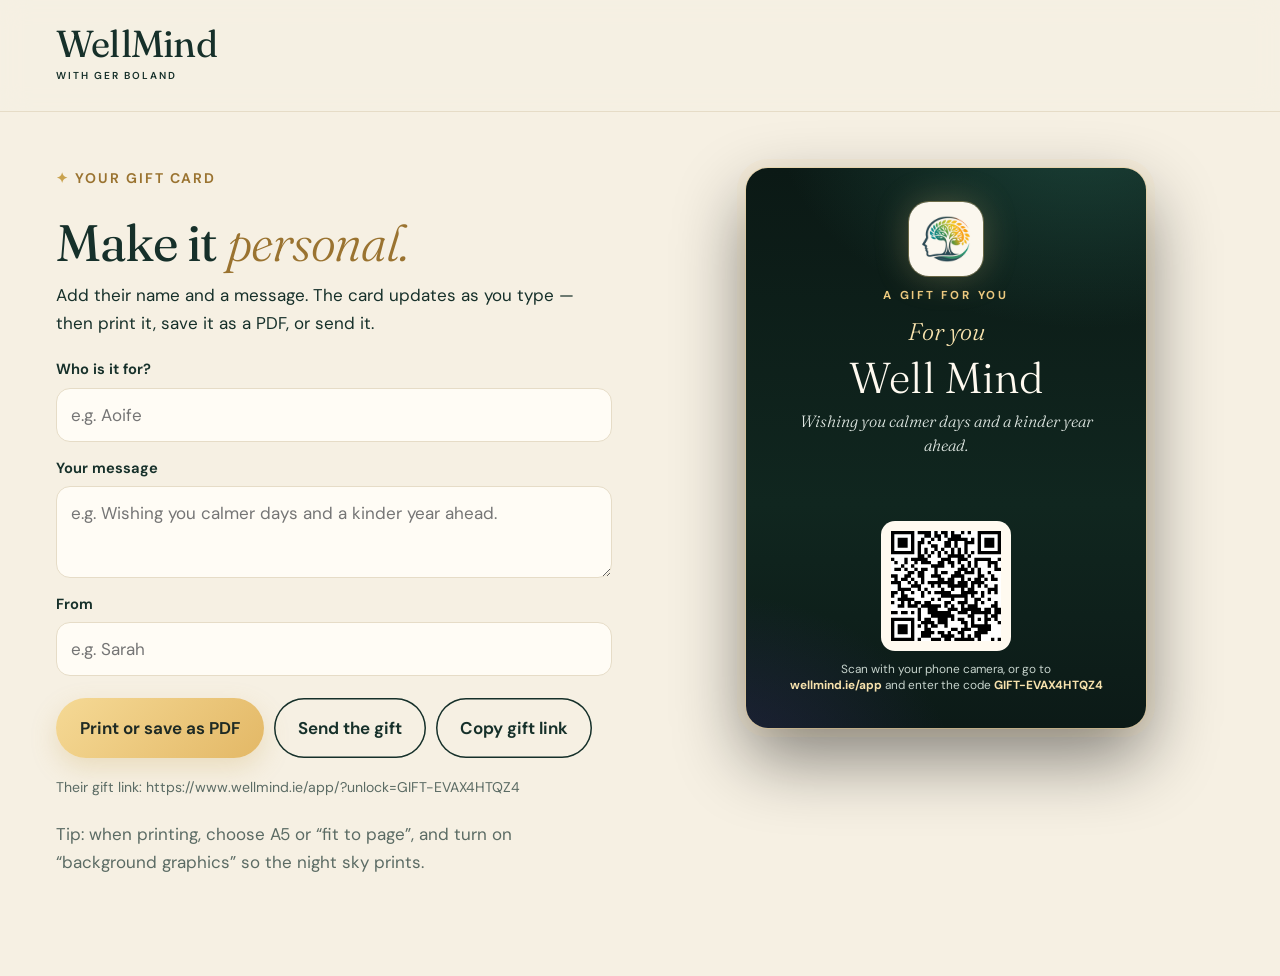
<file: gift/card-q6jbe3tc/index.html>
<!doctype html>
<html lang="en">
<head>
  <meta charset="utf-8"><meta name="viewport" content="width=device-width, initial-scale=1">
  <title>Your Well Mind gift card</title>
  <meta name="robots" content="noindex, nofollow">
  <meta name="theme-color" content="#0c1a17">
  <link rel="icon" href="/assets/wellmind-logo.png" type="image/png">
  <link rel="stylesheet" href="/style.css"><link rel="stylesheet" href="/expressive.css"><link rel="stylesheet" href="/theme.css"><link rel="stylesheet" href="/gift/gift.css">
<!-- GoatCounter: cookie-free, no personal data -->
<script>window.goatcounter={path:function(p){return p.split('?')[0]}};window.wmEv=function(n){var t=0,f=function(){if(window.goatcounter&&window.goatcounter.count){window.goatcounter.count({path:n,title:n,event:true})}else if(t++<40){setTimeout(f,250)}};f()};(function(){var q=location.search+location.hash;if(/unlock[=\/]LIFE-/.test(q))wmEv('purchase-app');else if(/unlock[=\/]GIFT-/.test(q))wmEv('gift-opened');if(/\/gift\/card-/.test(location.pathname)&&/order=/.test(location.search))wmEv('purchase-gift')})()</script>
<script data-goatcounter="https://wellmind.goatcounter.com/count" async src="//gc.zgo.at/count.js"></script>
</head>
<body>
<header class="header">
  <a class="brand" href="/" aria-label="WellMind home"><span class="brand-type">WellMind<small>WITH GER BOLAND</small></span></a>
</header>
<main id="main">
  <section class="builder wrap">
    <div class="form-col">
      <div class="thanks" id="thanks" hidden><b>Thank you — your gift is ready ✦</b><br>A receipt is on its way to your email. Bookmark this page if you’d like to come back to the card later.</div>
      <p class="eyebrow">YOUR GIFT CARD</p>
      <h1>Make it <em>personal.</em></h1>
      <p>Add their name and a message. The card updates as you type — then print it, save it as a PDF, or send it.</p>
      <div class="field"><label for="to">Who is it for?</label><input id="to" maxlength="40" placeholder="e.g. Aoife" autocomplete="off"></div>
      <div class="field"><label for="msg">Your message</label><textarea id="msg" maxlength="160" placeholder="e.g. Wishing you calmer days and a kinder year ahead."></textarea></div>
      <div class="field"><label for="from">From</label><input id="from" maxlength="40" placeholder="e.g. Sarah" autocomplete="off"></div>
      <div class="actions">
        <button class="button" id="print">Print or save as PDF</button>
        <button class="button alt" id="share">Send the gift</button>
        <button class="button alt" id="copy">Copy gift link</button>
      </div>
      <p class="linkbox">Their gift link: <span id="giftlink"></span></p>
      <p class="small" style="color:var(--muted)">Tip: when printing, choose A5 or “fit to page”, and turn on “background graphics” so the night sky prints.</p>
    </div>
    <div class="card-col">
      <div class="giftcard" id="card">
        <div class="gc-stars"></div>
        <img class="gc-logo" src="/app/assets/icon-192.png" alt="Well Mind logo">
        <p class="gc-kicker">A GIFT FOR YOU</p>
        <p class="gc-to" id="c-to">For you</p>
        <p class="gc-title">Well Mind</p>
        <p class="gc-msg" id="c-msg">Wishing you calmer days and a kinder year ahead.</p>
        <p class="gc-from" id="c-from"></p>
        <div class="gc-qr" id="qr" role="img" aria-label="QR code that opens your gift"></div>
        <p class="gc-how">Scan with your phone camera, or go to<br><b>wellmind.ie/app</b> and enter the code <b>GIFT-EVAX4HTQZ4</b></p>
      </div>
    </div>
  </section>
</main>
<script src="/gift/qrcode.js"></script>
<script>
(function(){
  var LINK='https://www.wellmind.ie/app/?unlock=GIFT-EVAX4HTQZ4';
  var KEY='wellmind.giftcard.v1';
  var $=function(id){return document.getElementById(id)};
  if(/[?&]order=/.test(location.search)) $('thanks').hidden=false;
  $('giftlink').textContent=LINK;
  try{var qr=qrcode(0,'M');qr.addData(LINK);qr.make();$('qr').innerHTML=qr.createSvgTag({cellSize:4,margin:0,scalable:true});}catch(e){}
  var saved={};try{saved=JSON.parse(localStorage.getItem(KEY)||'{}')}catch(e){}
  ['to','msg','from'].forEach(function(k){if(saved[k])$(k).value=saved[k];});
  function draw(){
    var to=$('to').value.trim(),msg=$('msg').value.trim(),from=$('from').value.trim();
    $('c-to').textContent=to?'For '+to:'For you';
    $('c-msg').textContent=msg?'“'+msg+'”':'Wishing you calmer days and a kinder year ahead.';
    $('c-from').textContent=from?'With love, '+from+' ✦':'';
    try{localStorage.setItem(KEY,JSON.stringify({to:to,msg:msg,from:from}))}catch(e){}
  }
  ['to','msg','from'].forEach(function(k){$(k).addEventListener('input',draw)});draw();
  function text(){var to=$('to').value.trim(),from=$('from').value.trim(),msg=$('msg').value.trim();
    return (to?'Hi '+to+'! ':'Hi! ')+'I got you a little Christmas gift 🎁 The Well Mind app — calmer days, better boundaries and a few minutes for yourself, morning and night.'+(msg?'\n\n'+msg:'')+'\n\nOpen your gift here (everything is unlocked for you):\n'+LINK+(from?'\n\nWith love, '+from+' ✦':'');}
  $('print').addEventListener('click',function(){window.print()});
  $('share').addEventListener('click',function(){
    var t=text();
    if(navigator.share){navigator.share({title:'A gift for you: Well Mind',text:t}).catch(function(){});}
    else{location.href='mailto:?subject='+encodeURIComponent('A gift for you: Well Mind 🎁')+'&body='+encodeURIComponent(t);}
  });
  $('copy').addEventListener('click',function(){
    var b=$('copy');(navigator.clipboard?navigator.clipboard.writeText(text()):Promise.reject()).then(function(){b.textContent='Copied ✓';setTimeout(function(){b.textContent='Copy gift link'},2000)},function(){prompt('Copy this:',LINK)});
  });
})();
</script>
</body></html>
</file>
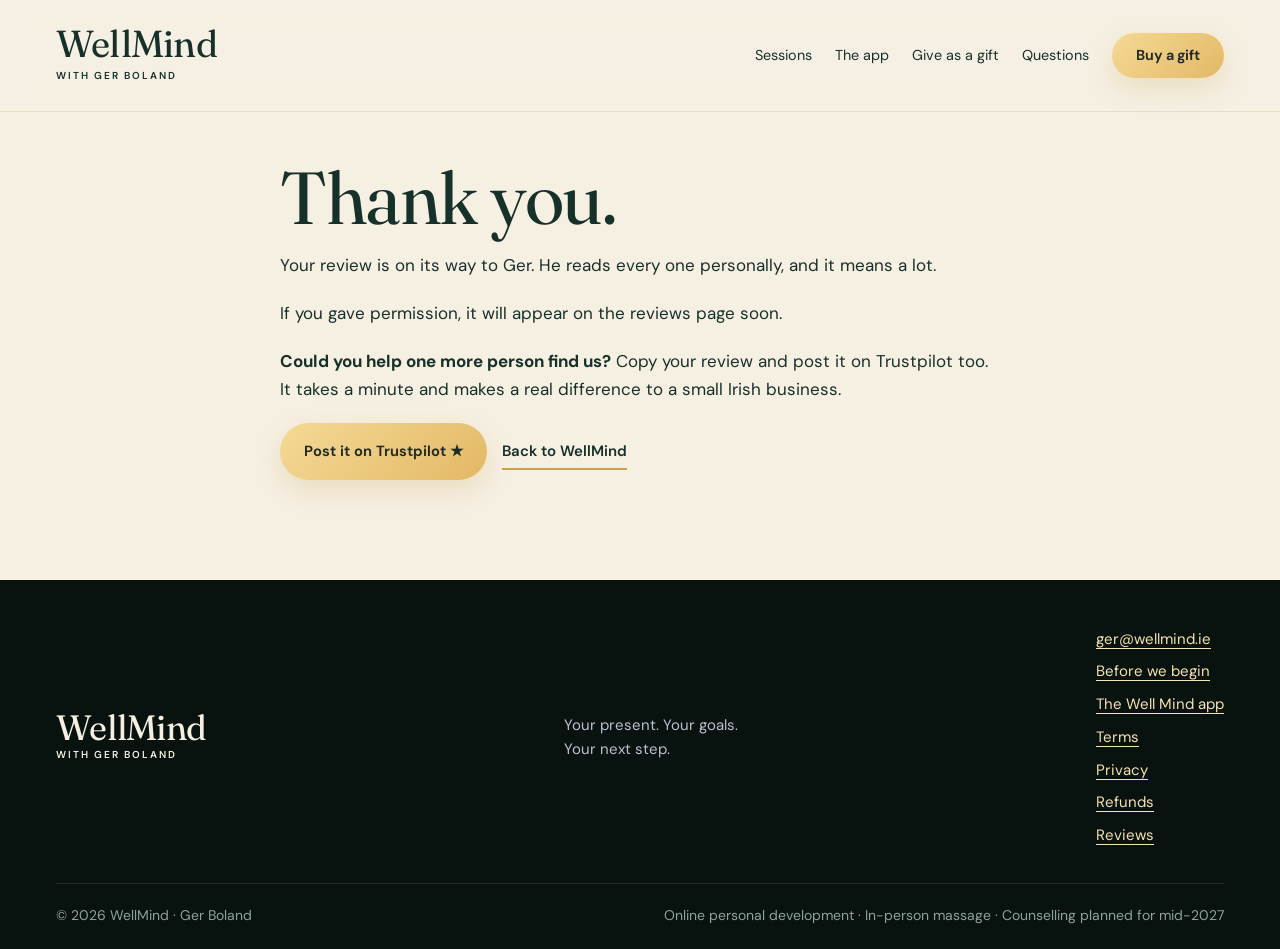
<file: reviews/thanks/index.html>
<!doctype html>
<html lang="en">
<head>
  <meta charset="utf-8"><meta name="viewport" content="width=device-width, initial-scale=1">
  <title>Thank you for your review | Well Mind</title>
  <link rel="canonical" href="https://www.wellmind.ie/reviews/thanks/">
  <meta property="og:type" content="website"><meta property="og:site_name" content="Well Mind"><meta property="og:url" content="https://www.wellmind.ie/reviews/thanks/"><meta property="og:title" content="Thank you for your review | Well Mind"><meta property="og:description" content="Terms of sale for the Well Mind app by Ger Boland: what you get, the price, cancellation and your rights."><meta property="og:image" content="https://www.wellmind.ie/assets/og-wellmind.jpg"><meta property="og:image:width" content="1200"><meta property="og:image:height" content="630"><meta name="twitter:card" content="summary_large_image">
<meta name="description" content="Thank you for your review.">
<meta name="robots" content="noindex">
<link rel="stylesheet" href="/style.css"><link rel="stylesheet" href="/expressive.css"><link rel="stylesheet" href="/theme.css"><style>.policy{max-width:760px;margin:0 auto;padding:48px 20px 80px}.policy h1{margin-bottom:.2em}.policy h2{margin-top:1.8em;font-size:1.3rem}.policy p,.policy li{line-height:1.65}.policy .upd{opacity:.7}</style>
<!-- GoatCounter: cookie-free, no personal data -->
<script>window.goatcounter={path:function(p){return p.split('?')[0]}};window.wmEv=function(n){var t=0,f=function(){if(window.goatcounter&&window.goatcounter.count){window.goatcounter.count({path:n,title:n,event:true})}else if(t++<40){setTimeout(f,250)}};f()};(function(){var q=location.search+location.hash;if(/unlock[=\/]LIFE-/.test(q))wmEv('purchase-app');else if(/unlock[=\/]GIFT-/.test(q))wmEv('gift-opened');if(/\/gift\/card-/.test(location.pathname)&&/order=/.test(location.search))wmEv('purchase-gift')})()</script>
<script data-goatcounter="https://wellmind.goatcounter.com/count" async src="//gc.zgo.at/count.js"></script>
</head>
<body>
<a class="skip" href="#main">Skip to content</a>
<header class="header">
  <a class="brand" href="/" aria-label="WellMind home"><span class="brand-type">WellMind<small>WITH GER BOLAND</small></span></a>
  <button class="menu-toggle" aria-expanded="false" aria-controls="navigation">Menu <span aria-hidden="true">☰</span></button>
  <nav id="navigation" aria-label="Main navigation"><a href="/#sessions">Sessions</a><a href="/well-mind-app/">The app</a><a href="/gift/">Give as a gift</a><a href="#gift-questions">Questions</a><a class="nav-cta" href="https://buy.stripe.com/bJedR8fPr4g63Yz6PO1kA05" data-wm-gift>Buy a gift</a></nav>
</header>
<main id="main"><article class="policy">
<h1>Thank you.</h1>
<p>Your review is on its way to Ger. He reads every one personally, and it means a lot.</p>
<p>If you gave permission, it will appear on the <a href="/reviews/">reviews page</a> soon.</p>
<p><strong>Could you help one more person find us?</strong> Copy your review and post it on Trustpilot too. It takes a minute and makes a real difference to a small Irish business.</p>
<p><a class="button" href="https://www.trustpilot.com/evaluate/wellmind.ie" target="_blank" rel="noopener">Post it on Trustpilot ★</a> &nbsp; <a class="text-link" href="/">Back to WellMind</a></p>
</article></main>
<footer><div class="wrap footer-top"><a class="footer-brand" href="/">WellMind<small>WITH GER BOLAND</small></a><p>Your present. Your goals.<br>Your next step.</p><div class="footer-contact"><a href="mailto:ger@wellmind.ie">ger@wellmind.ie</a><a href="/#questions">Before we begin</a><a href="/well-mind-app/">The Well Mind app</a><a href="/terms/">Terms</a><a href="/privacy/">Privacy</a><a href="/refunds/">Refunds</a><a href="/reviews/">Reviews</a></div></div><div class="wrap footer-bottom"><span>© <span id="year">2026</span> WellMind · Ger Boland</span><span>Online personal development · In-person massage · Counselling planned for mid-2027</span></div></footer>
<script src="/script.js"></script>
</body></html>
</file>
<file: style.css>
@import url('https://fonts.googleapis.com/css2?family=DM+Sans:wght@400;450;500;550;600;650;700&family=Libre+Caslon+Display&display=swap');
:root{--ink:#1d304f;--deep:#182942;--cream:#f7f8fa;--paper:#fffefd;--muted:#536178;--line:#dbdfe5;--lime:#e4d9c8;--serif:'Libre Caslon Display',Georgia,serif;--sans:'DM Sans',Arial,sans-serif}
*{box-sizing:border-box}html{scroll-behavior:smooth;scroll-padding-top:110px}body{margin:0;background:var(--cream);color:var(--ink);font-family:var(--sans);font-size:17px;line-height:1.65}a{color:inherit;text-decoration:none}button{font:inherit}button,a,summary{-webkit-tap-highlight-color:transparent}a:focus-visible,button:focus-visible,summary:focus-visible{outline:3px solid #35527a;outline-offset:6px}img{display:block;max-width:100%}.wrap{width:min(1260px,calc(100% - 112px));margin-inline:auto}.section{padding-block:104px}h1,h2,h3,h4,p{margin-top:0}h1,h2,h3{font-family:var(--serif);font-weight:400;letter-spacing:-.035em;line-height:1.04}h1{font-size:clamp(3.5rem,5.75vw,5.6rem);margin-bottom:28px}h2{font-size:clamp(2.8rem,4.3vw,4.2rem);margin-bottom:26px}h3{font-size:2rem}em{font-weight:400}p{margin-bottom:20px}.eyebrow{font-size:.76rem;letter-spacing:.14em;font-weight:650;line-height:1.5;margin-bottom:27px}.skip{position:absolute;top:-80px;left:20px;padding:12px 20px;background:white;z-index:10}.skip:focus{top:10px}.header{height:112px;padding:0 56px;display:flex;align-items:center;justify-content:space-between;gap:30px;border-bottom:1px solid var(--line);background:var(--cream);position:relative;z-index:5}.brand{display:flex;align-items:center;gap:10px}.brand-type{font-family:var(--serif);font-size:2.25rem;line-height:1}.brand-type small,.footer-brand small{display:block;font:600 .63rem/2 var(--sans);letter-spacing:.2em}.header nav{display:flex;align-items:center;gap:30px;font-size:.9rem}.header nav>a:not(.nav-cta){border-bottom:1px solid transparent}.header nav>a:hover{border-color:var(--ink)}.nav-cta{background:var(--ink);color:white;padding:11px 23px;border-radius:4px}.menu-toggle{display:none;background:none;border:1px solid var(--ink);padding:7px 12px;border-radius:4px}.hero{padding-top:66px;padding-bottom:72px;display:grid;grid-template-columns:1.1fr 1fr;gap:68px;align-items:center}.hero-copy{padding-block:18px}.hero .eyebrow{display:flex;align-items:center;gap:10px}.hero .eyebrow span{width:22px;height:1px;background:var(--ink);flex-shrink:0}.hero-intro{font-size:1.16rem;max-width:470px;line-height:1.7}.hero-note{font-size:.9rem;color:var(--muted);max-width:420px;margin-bottom:28px}.button{display:inline-flex;align-items:center;justify-content:center;text-align:center;padding:16px 26px;border:1px solid var(--ink);border-radius:4px;background:var(--ink);color:white;font-size:.92rem;font-weight:550;transition:background .2s,transform .2s}.button:hover,.nav-cta:hover{background:#304866;transform:translateY(-1px)}.micro{font-size:.8rem;margin:13px 0 0;color:var(--muted)}.hero-visual{height:615px;position:relative;border-radius:190px 190px 5px 5px;overflow:hidden;background:#e7e1d7}.hero-photo{width:100%;height:100%;object-fit:cover}.photo-caption{position:absolute;left:26px;right:26px;bottom:48px;padding:20px 25px;background:rgba(246,243,235,.94);border:1px solid #ffffff6b;backdrop-filter:blur(5px)}.photo-caption span{font-size:.65rem;font-weight:650;letter-spacing:.17em}.photo-caption p{font-family:var(--serif);font-size:2.65rem;line-height:1.02;margin:10px 0 0}.image-note{position:absolute;bottom:14px;left:26px;color:#fff;font-size:.72rem;text-shadow:0 1px 5px #000}.intro-strip{background:var(--ink);color:var(--cream);padding:29px 0}.intro-strip>.wrap{display:flex;align-items:center;justify-content:space-between;gap:32px}.intro-strip span:first-child{font-family:var(--serif);font-size:1.8rem;letter-spacing:-.025em;line-height:1.2}.strip-note{font-size:.69rem;letter-spacing:.14em;color:var(--lime);flex-shrink:0}.small-break{display:none}.section-intro{max-width:660px}.section-intro>p:last-child{max-width:540px;color:var(--muted)}.topic-grid{display:grid;grid-template-columns:repeat(3,1fr);gap:30px;margin-top:46px}.topic-grid article{padding-top:24px;border-top:1px solid #8190a5}.topic-number{display:block;font-size:.8rem;margin-bottom:23px;color:var(--muted)}.topic-grid h3{font-size:1.75rem;line-height:1.2;letter-spacing:-.03em}.topic-grid p{font-size:.95rem;color:var(--muted)}.approach{background:#eef1f5}.approach-grid{display:grid;grid-template-columns:1fr 1fr;gap:100px;align-items:center}.approach-grid>div:first-child p:not(.eyebrow){color:#536178}.large-copy{font-size:1.17rem;line-height:1.65}.text-link{display:inline-block;font-size:.9rem;font-weight:600;border-bottom:1px solid var(--ink);padding-bottom:4px;margin-top:10px}.grow-card{background:var(--paper);border:1px solid #dbdfe5;padding:38px 42px;box-shadow:9px 11px 0 #e7e1d7;border-radius:3px}.grow-heading .eyebrow{font-size:.66rem;margin-bottom:12px}.grow-heading h3{font-size:2.6rem;margin-bottom:15px}.grow-heading p{font-size:.91rem;color:var(--muted)}.grow-list{list-style:none;padding:0;margin:22px 0 0}.grow-list li{display:flex;align-items:center;gap:25px;border-top:1px solid var(--line);padding:16px 0}.grow-list li:last-child{padding-bottom:0}.letter{font-family:var(--serif);font-size:2.7rem;width:40px;text-align:center;color:#596d87;flex-shrink:0}.grow-list h4{font-size:.95rem;margin:0 0 1px;font-weight:600}.grow-list p{font-size:.86rem;color:var(--muted);margin:0}.about{display:grid;grid-template-columns:.75fr 1.25fr;gap:100px;align-items:center}.about-emblem{background:#eeebe5;aspect-ratio:1;position:relative;display:flex;align-items:center;justify-content:center;border-radius:50% 50% 5px 5px}.about-emblem img{width:100%}.about-emblem span{position:absolute;bottom:24px;font-size:.64rem;letter-spacing:.11em;text-align:center;width:90%}.about-copy>p:not(.eyebrow){color:var(--muted)}blockquote{margin:30px 0 0;padding-left:25px;border-left:2px solid #b8a388;font-family:var(--serif);font-size:1.8rem;line-height:1.3;letter-spacing:-.02em}cite{display:block;font:500 .75rem/1.6 var(--sans);color:var(--muted);margin-top:16px;letter-spacing:0}.sessions{background:var(--paper);border-block:1px solid var(--line)}.process-grid{display:grid;grid-template-columns:repeat(3,1fr);gap:45px;margin-top:43px}.process-grid article{padding-top:22px;border-top:1px solid #8190a5}.process-grid span{font-size:.72rem;letter-spacing:.08em;font-weight:550;display:block;margin-bottom:24px}.process-grid h3{font-size:2.05rem}.process-grid p{font-size:.96rem;color:var(--muted)}.faq{display:grid;grid-template-columns:.75fr 1.25fr;gap:85px}.faq-heading>p:last-child{max-width:290px;color:var(--muted);font-size:.95rem}.faq-list details{border-top:1px solid #c4cedb}.faq-list details:last-child{border-bottom:1px solid #c4cedb}summary{cursor:pointer;list-style:none;font-size:1rem;line-height:1.5;display:flex;justify-content:space-between;gap:25px;padding:22px 0;font-weight:550}summary::-webkit-details-marker{display:none}summary::after{content:'+';font-size:1.4rem;line-height:1;flex-shrink:0;font-weight:400}details[open]>summary::after{content:'−'}.faq-list details>div{padding:0 30px 12px 0}.faq-list details p{font-size:.92rem;color:var(--muted);margin-bottom:15px}.start-section{background:var(--deep);color:var(--cream);padding-block:90px}.start-grid{display:grid;grid-template-columns:1fr .85fr;gap:110px;align-items:center}.start-grid .eyebrow{color:var(--lime)}.start-grid h2{font-size:4.6rem}.start-grid>div>p:last-child{color:#d7dfeb;font-size:1.05rem}.booking-card{background:var(--cream);color:var(--ink);padding:40px;border-radius:5px}.booking-badge{font-size:.67rem;font-weight:650;letter-spacing:.09em;background:#e4d9c8;display:inline-block;padding:7px 11px;margin-bottom:23px}.booking-card h3{font-size:2.75rem;margin-bottom:22px}.booking-card>p{font-size:.95rem;color:var(--muted)}.booking-status{font-size:.93rem;font-weight:600;padding-top:19px;border-top:1px solid var(--line);margin-bottom:4px}.booking-small{font-size:.8rem;color:var(--muted)}.intro-detail{border-top:1px solid var(--line);margin-top:20px}.intro-detail summary{padding:16px 0;font-size:.86rem}.intro-detail p{font-size:.86rem;color:var(--muted);margin:0}footer{padding:47px 0 22px;background:#14243b;color:#d7dfeb}.footer-top{display:flex;justify-content:space-between;align-items:center;gap:30px;padding-bottom:35px}.footer-brand{font-family:var(--serif);font-size:2.2rem;line-height:1}.footer-top p{font-size:.86rem;margin:0;color:#b8c2d0}.footer-top>a:last-child{font-size:.82rem;border-bottom:1px solid #8190a5}.footer-bottom{display:flex;justify-content:space-between;gap:22px;border-top:1px solid #4a5d78;padding-top:20px;font-size:.72rem;color:#b8c2d0}
@media(min-width:1600px){.hero{gap:100px}.hero-visual{height:650px}}
@media(max-width:1100px){.wrap{width:calc(100% - 64px)}.header{padding-inline:32px}.header nav{gap:20px}.hero{gap:35px}.hero-visual{height:575px}.hero .eyebrow{font-size:.65rem}.approach-grid,.about,.faq{gap:55px}.start-grid{gap:65px}.start-grid h2{font-size:3.8rem}.topic-grid{gap:20px}.grow-card{padding:32px}.hero-intro{font-size:1.05rem}}
@media(max-width:800px){.header{height:88px;padding-inline:24px}.wrap{width:calc(100% - 48px)}.brand-type{font-size:2rem}.menu-toggle{display:flex;gap:15px;align-items:center;font-size:.8rem}.header nav{display:none;position:absolute;top:87px;left:0;right:0;background:var(--cream);padding:25px;border-bottom:1px solid var(--line);box-shadow:0 14px 25px #1d304f12}.header nav.open{display:flex;flex-direction:column;align-items:stretch;gap:0}.header nav a{padding:13px}.nav-cta{margin-top:10px;text-align:center}.hero{padding-top:34px;gap:30px;grid-template-columns:1fr 1fr;padding-bottom:45px}.hero h1{font-size:3.3rem}.hero .eyebrow{letter-spacing:.09em;display:block}.hero .eyebrow span{display:none}.hero-visual{height:510px;border-radius:130px 130px 4px 4px}.photo-caption{left:15px;right:15px;padding:18px}.photo-caption p{font-size:2.25rem}.button{padding:14px 17px;font-size:.85rem}.micro{font-size:.73rem}.intro-strip span:first-child{font-size:1.5rem}.strip-note{display:none}.section{padding-block:74px}.topic-grid{grid-template-columns:1fr 1fr;gap:25px 35px}.approach-grid,.about,.faq,.start-grid{gap:40px}.approach-grid{grid-template-columns:1fr}.grow-card{max-width:600px;width:100%}.about{grid-template-columns:.65fr 1fr;gap:35px}.about-emblem span{font-size:.55rem;bottom:16px}.about-copy h2{font-size:3rem}.large-copy{font-size:1.07rem}.process-grid{gap:25px}.process-grid h3{font-size:1.7rem}.faq{grid-template-columns:1fr}.faq-heading>p:last-child{max-width:none}.start-grid{grid-template-columns:1fr 1fr;gap:35px}.start-grid h2{font-size:3.2rem}.booking-card{padding:26px}.booking-badge{font-size:.59rem}.booking-card h3{font-size:2.3rem}}
@media(max-width:580px){html{scroll-padding-top:25px}.hero{grid-template-columns:1fr;padding-top:30px;gap:30px}.hero-copy{padding-block:8px}.hero h1{font-size:3.65rem}.hero .eyebrow{font-size:.65rem;margin-bottom:23px}.hero-intro{font-size:1.08rem}.hero-note{max-width:300px}.hero-visual{height:400px;border-radius:130px 130px 4px 4px}.photo-caption{left:22px;right:auto;width:220px;bottom:40px}.photo-caption p{font-size:2.4rem}.image-note{font-size:.7rem;left:22px}.intro-strip{padding-block:25px}.intro-strip span:first-child{font-size:1.5rem}.small-break{display:block}.section{padding-block:61px}h2{font-size:2.85rem}.eyebrow{font-size:.68rem;margin-bottom:22px}.section-intro>p:last-child{font-size:.97rem}.topic-grid{grid-template-columns:1fr;gap:15px;margin-top:28px}.topic-grid article{display:grid;grid-template-columns:30px 1fr;gap:0 15px;padding-top:22px}.topic-grid h3{font-size:1.7rem;margin-bottom:13px}.topic-grid p{grid-column:2;font-size:.95rem}.topic-number{margin-top:7px}.grow-card{padding:29px 25px;box-shadow:5px 7px 0 #e7e1d7}.grow-heading h3{font-size:2.4rem}.grow-list li{gap:20px}.about{grid-template-columns:1fr}.about-emblem{max-width:300px;margin:auto;width:100%;order:2}.about-emblem span{font-size:.6rem}.about-copy h2{font-size:3rem}blockquote{font-size:1.7rem}.process-grid{grid-template-columns:1fr;gap:19px;margin-top:30px}.process-grid span{margin-bottom:15px}.process-grid h3{font-size:2rem;margin-bottom:17px}.faq{gap:20px}.faq-list summary{font-size:.95rem;padding-block:20px}.faq-list details>div{padding-right:12px}.start-section{padding-block:65px}.start-grid{grid-template-columns:1fr;gap:25px}.start-grid h2{font-size:3.55rem}.booking-card{padding:30px}.booking-badge{font-size:.64rem}.booking-card h3{font-size:2.55rem}.footer-top{flex-wrap:wrap;gap:28px}.footer-top p{font-size:.79rem}.footer-bottom{flex-direction:column;gap:8px;font-size:.7rem}.footer-top>a:last-child{font-size:.78rem}}
@media(prefers-reduced-motion:reduce){html{scroll-behavior:auto}*{transition:none!important}}

/* Completed training certificates */
.training{padding-bottom:100px}.training-heading{max-width:710px;padding-top:44px;border-top:1px solid var(--line)}.training-heading>p:last-child{color:var(--muted)}.certificate-grid{display:grid;grid-template-columns:repeat(2,minmax(0,1fr));gap:28px;margin-top:36px}.certificate-card{display:flex;flex-direction:column;border:1px solid var(--line);border-radius:4px;overflow:hidden;background:var(--paper);min-width:0}.certificate-preview{display:flex;align-items:center;justify-content:center;background:#eef1f5;padding:20px;height:260px}.certificate-preview img{width:100%;height:100%;object-fit:contain}.certificate-preview:focus-visible{outline-offset:-5px}.certificate-copy{display:flex;flex-direction:column;align-items:flex-start;padding:27px;flex:1}.certificate-provider{font-size:.875rem;font-weight:600;line-height:1.5;letter-spacing:.03em;margin-bottom:18px}.certificate-copy h3{font-size:2rem;line-height:1.15;margin-bottom:18px}.certificate-copy>p:not(.certificate-provider){font-size:1rem;color:var(--muted)}.certificate-copy .certificate-date{font-size:.875rem}.certificate-copy .text-link{margin-top:auto;font-size:.9375rem}.certificate-copy .text-link span{font-weight:400}
@media(max-width:800px){.certificate-grid{gap:18px}.certificate-copy{padding:22px}.certificate-copy h3{font-size:1.7rem}.certificate-preview{height:220px;padding:15px}.training{padding-bottom:74px}}
@media(max-width:640px){.certificate-grid{grid-template-columns:1fr;gap:24px}.certificate-preview{height:290px;padding:20px}.certificate-copy h3{font-size:2rem}.training{padding-bottom:61px}}

/* Degree studies, separate from completed short courses */
.degree-panel{display:grid;grid-template-columns:.85fr 1.15fr;gap:48px;margin:34px 0 42px;padding:38px;background:#eef1f5;border:1px solid #c4cedb;border-radius:4px}.degree-heading h3{font-size:2.7rem;line-height:1.1;margin-bottom:22px}.degree-heading>p{font-size:1rem;color:var(--muted)}.degree-heading .degree-completion{font-weight:600;color:var(--ink)}.degree-copy p{font-size:1rem;color:#536178}.degree-copy p:last-of-type{margin-bottom:12px}
@media(max-width:800px){.degree-panel{grid-template-columns:1fr;gap:20px;padding:28px}.degree-heading h3{font-size:2.4rem}}
@media(max-width:580px){.degree-panel{padding:24px}.degree-heading h3{font-size:2.15rem}}

/* Session options and direct contact */
.offer-grid{display:grid;grid-template-columns:repeat(4,minmax(0,1fr));gap:20px;margin-top:42px}.offer-card{display:flex;flex-direction:column;min-width:0;padding:28px 23px;background:var(--paper);border:1px solid var(--line);border-top:3px solid #8190a5;border-radius:4px}.offer-kicker{font-size:.875rem;font-weight:600;letter-spacing:.04em;line-height:1.5;margin-bottom:22px}.offer-card h3{font-size:2.05rem;line-height:1.12;min-height:4.6rem;margin-bottom:24px}.offer-card .offer-price{font-family:var(--serif);font-size:3.5rem;line-height:1.1;letter-spacing:-.035em;margin-bottom:8px}.offer-price span{font-family:var(--sans);font-size:.875rem;letter-spacing:0;color:var(--muted)}.offer-rate{font-size:.875rem;font-weight:550;min-height:2.9rem;margin-bottom:22px}.offer-card>p:not([class]){font-size:1rem;color:var(--muted);margin-bottom:28px}.offer-card .button{margin-top:auto;padding:13px 12px;font-size:.875rem;line-height:1.5}.offer-intro{background:#eef1f5}.offer-note{font-size:.9375rem;color:var(--muted);max-width:830px;margin:26px 0 0}.offer-note a,.contact-email a,.footer-contact a{text-decoration:underline;text-underline-offset:4px}.contact-email{font-size:1rem;color:#d7dfeb;margin-top:28px}.footer-contact{display:flex;flex-direction:column;gap:8px;font-size:.9375rem}.service-options+.faq{border-top:1px solid var(--line)}
@media(max-width:1100px){.offer-grid{grid-template-columns:repeat(2,minmax(0,1fr));gap:24px}.offer-card h3{min-height:0}.offer-rate{min-height:0}.header nav{gap:16px}}
@media(max-width:580px){.offer-grid{grid-template-columns:1fr;gap:20px;margin-top:30px}.offer-card{padding:26px}.offer-card h3{font-size:2.25rem;margin-bottom:20px}.offer-card .offer-price{font-size:3.2rem}.offer-card .button{width:100%}}

/* Education resources and service comparison */
.learning-resources{margin-top:68px;padding-top:48px;border-top:1px solid #c4cedb}.learning-heading{max-width:680px}.learning-heading .eyebrow{margin-bottom:14px}.learning-heading h3{font-size:2.7rem;margin-bottom:18px}.learning-heading>p:last-child{color:var(--muted)}.resource-grid{display:grid;grid-template-columns:repeat(3,minmax(0,1fr));gap:36px;margin-top:32px}.resource-grid article{padding-top:22px;border-top:1px solid #afbacb}.resource-grid article>span{font-size:.875rem;font-weight:600;letter-spacing:.05em}.resource-grid h4{font-size:1.16rem;line-height:1.4;margin:18px 0 12px}.resource-grid p{font-size:1rem;color:#536178;margin-bottom:0}.support-comparison{background:var(--paper);border-bottom:1px solid var(--line)}.support-comparison .section-intro{max-width:800px}.comparison-columns{display:grid;grid-template-columns:repeat(2,minmax(0,1fr));margin-top:48px;border-block:1px solid #afbacb}.comparison-side{padding:38px 44px 38px 0}.comparison-side+.comparison-side{border-left:1px solid #afbacb;padding:38px 0 38px 44px}.service-label{display:inline-block;background:#e4d9c8;padding:8px 12px;font-size:.875rem;font-weight:600;letter-spacing:.04em;line-height:1.5;margin-bottom:24px}.service-label-muted{background:#eeebe5}.comparison-side h3{font-size:2.7rem;line-height:1.08;margin-bottom:18px;overflow-wrap:break-word}.comparison-lead{font-size:1.08rem;font-weight:600}.comparison-side>p{font-size:1rem}.comparison-side ul{padding-left:22px;margin:26px 0;line-height:1.7}.comparison-side li{margin-bottom:13px;padding-left:5px}.comparison-scope{color:var(--muted);padding-top:20px;border-top:1px solid var(--line)}.comparison-context{max-width:960px;margin-top:28px}.comparison-context p{font-size:1rem;color:var(--muted)}.comparison-context .comparison-reference{font-size:.875rem}.comparison-context a,.urgent-support a,.faq-list details a{text-decoration:underline;text-underline-offset:3px}.urgent-support{background:#eeebe5;border-left:3px solid #b8a388;padding:22px 26px;margin-top:26px}.urgent-support p{font-size:.9375rem;margin:0;line-height:1.7}
@media(max-width:800px){.resource-grid{gap:24px}.comparison-side{padding-right:26px}.comparison-side+.comparison-side{padding-left:26px}.comparison-side h3{font-size:2.25rem}.service-label{font-size:.875rem;letter-spacing:0}.learning-resources{margin-top:48px}}
@media(max-width:640px){.resource-grid,.comparison-columns{grid-template-columns:1fr}.resource-grid{gap:28px}.comparison-side,.comparison-side+.comparison-side{padding:30px 0}.comparison-side+.comparison-side{border-left:0;border-top:1px solid #afbacb}.comparison-side h3{font-size:2.5rem}.learning-heading h3{font-size:2.4rem}.urgent-support{padding:20px}.comparison-columns{margin-top:32px}}
</file>
<file: expressive.css>
/* WellMind: quiet colour, gentle depth and a few handwritten marks. */
:root{--ink:#1d304f;--deep:#182942;--cream:#f7f8fa;--paper:#fffefd;--muted:#536178;--line:#dbdfe5;--lime:#e4d9c8;--accent:#b9a184;--shadow:0 12px 30px #1d304f0a,0 2px 5px #1d304f05}
.header{border-bottom:1px solid var(--line);background:var(--cream)}
.header nav{gap:23px}.header nav>a:not(.nav-cta){border:0}
.header nav>a:not(.nav-cta):hover{text-decoration:underline;text-decoration-color:var(--accent);text-underline-offset:7px;text-decoration-thickness:2px}
.brand-type{font-size:2.35rem;letter-spacing:-.035em}.brand-type small{margin-top:4px}
.button,.nav-cta{border:1px solid var(--ink);border-radius:7px;background:var(--ink);color:#fffefd;box-shadow:0 4px 9px #1d304f12;font-weight:550;transition:background .2s,transform .2s,box-shadow .2s}
.button:hover,.nav-cta:hover{background:#304866;transform:translateY(-1px);box-shadow:0 6px 12px #1d304f18}
.eyebrow{font-size:.875rem;letter-spacing:.09em}
.hero{padding-top:66px;padding-bottom:85px;gap:68px}
.hero h1{line-height:1.08;letter-spacing:-.045em}
.hero h1 em{background:linear-gradient(transparent 88%,#e4d9c8 88%,#e4d9c8 96%,transparent 96%);box-decoration-break:clone;-webkit-box-decoration-break:clone}
.circle-word{position:relative;display:inline-block;isolation:isolate}
.circle-word::after{content:'';position:absolute;inset:7% -8% -1%;border:1.5px solid #b9a184;border-radius:50%;transform:rotate(-8deg);z-index:-1}
.hero .eyebrow{font-size:.78rem;letter-spacing:.09em}
.hero-note{font-size:.94rem}.hero .micro{font-size:.875rem}
.hero-visual{height:615px;border-radius:180px 180px 14px 14px;border:1px solid #dbdfe5;box-shadow:9px 12px 0 #e7e1d7,0 18px 34px #1d304f0b;overflow:hidden;background:#e7e1d7;transform:none}
.hero-photo{object-fit:cover}
.photo-caption{left:25px;right:25px;bottom:48px;padding:24px;background:#fffefbf2;border:1px solid #e5ddcf;border-radius:6px;box-shadow:0 7px 19px #1d304f13;transform:rotate(-1deg);backdrop-filter:blur(4px)}
.photo-caption span{font-size:.75rem;letter-spacing:.11em}.photo-caption p{font-size:2.8rem}
.photo-caption em{text-decoration:underline;text-decoration-color:#b9a184;text-decoration-thickness:2px;text-underline-offset:6px}
.image-note{font-size:.8rem;bottom:14px;left:25px;color:#fff;text-shadow:0 1px 6px #000}
.intro-strip{background:var(--ink);color:var(--cream);padding:28px 0;border:0}
.intro-strip span:first-child{font-size:1.85rem;line-height:1.25}
.strip-note{color:#d7dfeb;font-size:.76rem;letter-spacing:.1em}
.section-intro h2 em,.approach-grid h2 em,.training-heading h2 em{background:linear-gradient(transparent 88%,#e4d9c8 88%,#e4d9c8 96%,transparent 96%);box-decoration-break:clone;-webkit-box-decoration-break:clone}
.topic-grid{gap:25px;margin-top:45px}
.topic-grid article{padding:27px 25px 17px;border:1px solid var(--line);border-radius:11px;background:var(--paper);box-shadow:var(--shadow)}
.topic-grid article:nth-child(2),.topic-grid article:nth-child(5){background:#eef1f5}
.topic-number{display:flex;align-items:center;justify-content:center;width:38px;height:34px;border:1px solid #afbacb;border-radius:50%;font-size:.875rem;color:var(--muted);transform:rotate(-6deg);margin-bottom:20px}
.topic-grid h3{font-size:1.8rem}.topic-grid p{font-size:1rem}
.approach{background:#eef1f5;border-block:1px solid var(--line)}.approach-grid{gap:76px}
.text-link{font-size:.9375rem;border-bottom:2px solid #b9a184;padding-bottom:4px}
.grow-card{background:var(--paper);border:1px solid #c4cedb;border-radius:10px;box-shadow:7px 8px 0 #e7e1d7,0 14px 24px #1d304f08;padding:38px;transform:none}
.grow-heading .eyebrow{font-size:.875rem;letter-spacing:.04em}.grow-heading p,.grow-list p{font-size:1rem}
.grow-list h4{font-size:1rem}.letter{color:#596d87;background:#eef1f5;border:1px solid #d4dbe6;border-radius:50%;width:50px;height:50px;line-height:1.1;font-size:2.7rem}
.learning-resources{border-top:1px solid #c4cedb}.resource-grid{gap:25px}
.resource-grid article{padding:24px;border:1px solid #c4cedb;border-radius:8px;background:#f7f8fa;box-shadow:0 5px 15px #1d304f05}
.resource-grid h4{font-weight:550}.resource-grid article>span{font-size:.875rem;letter-spacing:.025em}
.support-comparison{background:var(--paper)}
.comparison-columns{border:1px solid #c4cedb;border-radius:12px;overflow:hidden;box-shadow:0 8px 24px #1d304f07}
.comparison-side{padding:34px;background:#eef1f5}.comparison-side+.comparison-side{padding:34px;border-left:1px solid #c4cedb;background:#f7f8fa}
.service-label{background:#e4d9c8;border:1px solid #c4cedb;border-radius:5px;box-shadow:none;font-size:.875rem}
.service-label-muted{background:#eeebe5;border-color:#e5ddcf}.comparison-side h3{font-size:2.5rem}
.urgent-support{background:#eeebe5;border-left:3px solid #b8a388;border-radius:4px}
.about{gap:85px}.about-emblem{background:#eeebe5;border:1px solid #c4cedb;box-shadow:8px 10px 0 #e7e1d7;overflow:hidden}
.about-emblem span{font-size:.72rem;letter-spacing:.06em;bottom:20px}
.about-copy blockquote{background:#eef1f5;padding:24px;border:1px solid #dbdfe5;border-left:3px solid #b8a388;border-radius:5px;box-shadow:0 5px 16px #1d304f05}.about-copy cite{font-size:.875rem}
.degree-panel{background:#eef1f5;border:1px solid #c4cedb;border-radius:10px;box-shadow:var(--shadow)}
.degree-completion{font-weight:550}
.certificate-card{border:1px solid #c4cedb;border-radius:10px;box-shadow:var(--shadow)}
.certificate-preview{background:#eef1f5;padding:23px}.certificate-preview img{filter:drop-shadow(0 4px 5px #1d304f15)}
.certificate-card:nth-child(even) .certificate-preview{background:#eeebe5}.certificate-copy{padding:28px}
.sessions{background:#eeebe5;border-block:1px solid var(--line)}.process-grid{gap:28px}
.process-grid article{padding:26px;border:1px solid #dbdfe5;border-radius:10px;background:var(--paper);box-shadow:0 7px 20px #1d304f06}
.process-grid span{font-size:.875rem;letter-spacing:.04em;display:inline-block;padding-bottom:8px;border-bottom:2px solid #b9a184}.process-grid p{font-size:1rem}
.offer-grid{gap:23px}.offer-card{border:1px solid #c4cedb;border-top:3px solid #91a0b7;border-radius:11px;padding:28px 22px;background:var(--paper);box-shadow:var(--shadow)}
.offer-card:first-child{background:#eef1f5}.offer-card:nth-child(2){border-top-color:#91a0b7}.offer-card:nth-child(3){border-top-color:#b9a184}.offer-intro{background:#eef1f5;border-top-color:#91a0b7}
.offer-card h3{font-size:2.05rem}.offer-kicker{letter-spacing:.035em}.offer-rate{font-size:.875rem}.offer-price{color:var(--ink)}
.offer-card .button{font-size:.875rem}.offer-note{margin-top:28px}
.faq-list details{border:1px solid var(--line);border-radius:7px;margin-bottom:12px;padding:0 20px;background:var(--paper);box-shadow:0 3px 10px #1d304f04}
.faq-list details:last-child{border-bottom:1px solid var(--line)}.faq-list details[open]{background:#eef1f5}
.faq-list summary{font-size:1rem;padding:20px 0}.faq-list details p{font-size:1rem}
.faq-list summary::after{width:24px;height:24px;line-height:1.05;text-align:center;border:1px solid #afbacb;border-radius:50%;background:#eef1f5}
.start-section{background:var(--deep);border:0}.start-grid .eyebrow{color:#d7dfeb}
.start-grid h2 em{text-decoration:underline;text-decoration-color:#b8a388;text-decoration-thickness:2px;text-underline-offset:8px}
.booking-card{border:1px solid #c4cedb;border-radius:11px;box-shadow:8px 10px 0 #7183a055,0 14px 25px #00000015}
.booking-badge{background:#e4d9c8;border:1px solid #d4dbe6;border-radius:4px;font-size:.76rem;letter-spacing:.06em}
.booking-small,.intro-detail summary,.intro-detail p{font-size:.875rem}
footer{background:#14243b}.footer-top p{font-size:.9375rem}.footer-bottom{font-size:.875rem}
@media(min-width:1600px){.hero-visual{height:650px}}
@media(max-width:1100px){.header nav{gap:15px;font-size:.875rem}.header{gap:20px}.nav-cta{padding:10px 16px}.hero{gap:40px}.hero-visual{height:580px}.approach-grid{gap:48px}.comparison-side,.comparison-side+.comparison-side{padding:28px}.offer-card{padding:26px}.about{gap:54px}}
@media(max-width:800px){.header nav{gap:0}.hero{gap:30px;padding-top:38px;padding-bottom:65px}.hero h1{font-size:3.3rem}.hero .eyebrow{font-size:.75rem;letter-spacing:.04em}.hero-visual{height:520px;border-radius:130px 130px 12px 12px;box-shadow:6px 8px 0 #e7e1d7,0 14px 25px #1d304f0b}.photo-caption{left:16px;right:16px;padding:20px}.photo-caption p{font-size:2.4rem}.image-note{left:16px;font-size:.75rem}.hero-note{font-size:.9rem}.intro-strip span:first-child{font-size:1.7rem}.topic-grid article{padding:24px}.grow-card{padding:32px;max-width:none}.comparison-side h3{font-size:2.2rem}.about-emblem span{font-size:.65rem}.process-grid{grid-template-columns:1fr;gap:20px}.process-grid h3{font-size:2rem}.booking-card{padding:26px;box-shadow:5px 7px 0 #7183a055}.booking-badge{font-size:.73rem}.start-grid{gap:36px}}
@media(max-width:640px){.comparison-side,.comparison-side+.comparison-side{padding:27px}.comparison-side+.comparison-side{border-left:0;border-top:1px solid #c4cedb}.certificate-copy{padding:25px}}
@media(max-width:580px){.wrap{width:calc(100% - 44px)}.header{padding-inline:22px}.brand-type{font-size:2.1rem}.hero{padding-top:30px;gap:35px;padding-bottom:55px}.hero h1{font-size:clamp(3.15rem,12.4vw,4.1rem);line-height:1.09}.hero-note{max-width:none}.hero-visual{height:400px;width:calc(100% - 8px);margin-inline:auto}.photo-caption{left:20px;right:auto;width:220px;bottom:41px;padding:20px}.photo-caption p{font-size:2.55rem}.image-note{left:20px;font-size:.75rem}.hero .button{width:100%;padding:15px;font-size:.9375rem}.hero .micro{text-align:center;font-size:.875rem}.circle-word::after{inset:8% -6% 0}.intro-strip{padding-block:25px}.intro-strip span:first-child{font-size:1.65rem}.section{padding-block:63px}.topic-grid{gap:20px}.topic-grid article{display:block;padding:24px}.topic-number{margin-top:0;margin-bottom:17px}.topic-grid h3{font-size:1.85rem}.topic-grid p{font-size:1rem;margin-bottom:7px}.grow-card{padding:28px 23px;box-shadow:5px 6px 0 #e7e1d7}.grow-heading .eyebrow{font-size:.8rem}.grow-list li{gap:18px}.grow-list p{font-size:.9375rem}.letter{width:46px;height:46px;font-size:2.5rem}.about-emblem span{font-size:.72rem}.about-copy blockquote{padding:23px 21px;font-size:1.8rem}.about-copy cite{font-size:.875rem}.comparison-side h3{font-size:2.4rem}.offer-grid{gap:23px}.offer-card{padding:27px 24px}.offer-card h3{font-size:2.25rem}.faq-list details{padding-inline:17px}.faq-list summary{font-size:1rem;gap:15px}.faq-list details>div{padding-right:0}.booking-card{padding:28px}.booking-badge{font-size:.73rem;letter-spacing:.045em}.start-grid h2{font-size:3.3rem}.start-grid h2 em{text-underline-offset:6px}.footer-top p{font-size:.9rem}.footer-bottom{font-size:.875rem}.eyebrow{font-size:.8rem}}
@media(prefers-reduced-motion:reduce){.button:hover,.nav-cta:hover{transform:none}}

/* Group learning day, alongside the individual session options. */
.group-course{display:grid;grid-template-columns:minmax(0,1.6fr) minmax(0,1fr);margin-top:32px;border:1px solid #c4cedb;border-radius:12px;overflow:hidden;background:var(--paper);box-shadow:var(--shadow)}
.group-course-copy{padding:42px}.group-course .eyebrow{margin-bottom:22px}.group-course h3{font-size:clamp(2.4rem,3.4vw,3.3rem);line-height:1.12;margin-bottom:24px}.group-course h3 em{text-decoration:underline;text-decoration-color:var(--accent);text-decoration-thickness:2px;text-underline-offset:6px}.group-course-copy>p:not(.eyebrow){font-size:1rem}.group-course-lead{font-weight:600}.group-course-topics{padding-left:21px;margin:26px 0;color:var(--muted);font-size:1rem}.group-course-topics li{padding-left:5px;margin-bottom:15px}.group-course-topics strong{color:var(--ink);font-weight:600}.group-course-takeaway{margin-bottom:0;padding-top:22px;border-top:1px solid var(--line)}
.group-course-details{padding:42px;background:#eef1f5;border-left:1px solid #c4cedb;display:flex;flex-direction:column;align-items:flex-start;justify-content:center;min-width:0}.group-course-time{font-size:1.35rem;font-weight:600;line-height:1.5;margin-bottom:20px}.group-course-time span{display:block;font-size:1rem;font-weight:400;color:var(--muted)}.group-course-price{font-family:var(--serif);font-size:3.8rem;line-height:1.1;margin-bottom:25px}.group-course-price span{font:400 .9375rem var(--sans);color:var(--muted)}.group-course-details>p:not([class]){font-size:1rem}.group-course-details .button{width:100%}.group-course-email{align-self:center;margin:14px 0 23px;font-size:1rem;text-decoration:underline;text-underline-offset:4px;overflow-wrap:anywhere}.group-course-small{font-size:.875rem;color:var(--muted);margin-bottom:0}
@media(max-width:1100px){.group-course-copy,.group-course-details{padding:32px}}
@media(max-width:800px){.group-course{grid-template-columns:1fr}.group-course-details{border-left:0;border-top:1px solid #c4cedb}}
@media(max-width:580px){.group-course-copy,.group-course-details{padding:27px 24px}.group-course h3{font-size:2.4rem}.group-course .eyebrow{font-size:.8rem}}

/* One Step Forward journal collection */
.journal-teaser{display:grid;grid-template-columns:1.1fr .9fr;gap:80px;padding-block:76px;border-bottom:1px solid var(--line);align-items:center}.journal-teaser h2{font-size:3.5rem}.journal-teaser>div>p:not(.eyebrow){max-width:580px;color:var(--muted)}.teaser-covers{display:flex;justify-content:center;align-items:center;padding:25px 18px;background:#e4d9c8;border:1px solid #cbbba6;border-radius:10px}.teaser-covers img{width:47%;max-width:175px;height:auto;box-shadow:5px 7px 14px #1d304f30}.teaser-covers img:first-child{transform:rotate(-5deg);margin-right:4px}.teaser-covers img:last-child{transform:rotate(5deg)}
@media(min-width:801px) and (max-width:1150px){.header nav{gap:11px;font-size:.83rem}.header{padding-inline:28px;gap:20px}.header .nav-cta{padding-inline:16px}}
@media(max-width:800px){.journal-teaser{gap:35px;grid-template-columns:1.1fr .9fr}.journal-teaser h2{font-size:3rem}}
@media(max-width:580px){.journal-teaser{grid-template-columns:1fr;padding-block:55px;gap:30px}.teaser-covers{width:100%;max-width:400px;justify-self:center}.journal-teaser h2{font-size:2.9rem}}
.teaser-phones img{border-radius:16px;box-shadow:0 12px 26px #1d304f40,0 0 0 4px #1d304f}
</file>
<file: sessions.css>
/* Personal development and massage within the existing WellMind design. */
.hero-package-link{margin-top:18px}
.inline-link,.session-choice-note a,.package-booking-note a{text-decoration:underline;text-underline-offset:4px}
.session-choice{padding-block:76px;border-bottom:1px solid var(--line)}
.session-choice-heading{max-width:700px}
.session-choice-heading>p:last-child{max-width:600px;color:var(--muted)}
.session-choice-grid{display:grid;grid-template-columns:repeat(2,minmax(0,1fr));gap:28px;margin-top:34px}
.session-choice-grid article{display:flex;flex-direction:column;align-items:flex-start;padding:34px;border:1px solid #c4cedb;border-radius:11px;background:var(--paper);box-shadow:var(--shadow);min-width:0}
.session-choice-grid article:last-child{background:#eef1f5}
.session-choice-grid .service-label{font-size:.8rem;margin-bottom:24px}
.session-choice-grid h3{font-size:2.6rem;line-height:1.12;margin-bottom:20px}
.session-choice-grid p{font-size:1rem;color:var(--muted)}
.session-choice-grid .text-link{margin-top:auto}
.session-choice-note{max-width:880px;color:var(--muted);font-size:.9375rem;margin:28px 0 0}
.massage-training{display:grid;grid-template-columns:minmax(0,1.08fr) minmax(0,1fr);gap:0;margin-top:36px;border:1px solid #c4cedb;border-radius:11px;overflow:hidden;background:var(--paper);box-shadow:var(--shadow)}
.massage-training-preview{display:flex;align-items:center;justify-content:center;padding:30px;background:#eeebe5;min-width:0}
.massage-training-preview img{width:100%;height:auto;filter:drop-shadow(0 5px 8px #1d304f18)}
.massage-training-preview:focus-visible{outline-offset:-6px}
.massage-training-copy{padding:36px;min-width:0}
.massage-training-copy .eyebrow{font-size:.8rem;margin-bottom:20px}
.massage-training-copy h3{font-size:2.65rem;line-height:1.12;margin-bottom:22px}
.massage-training-copy>p:not(.eyebrow){font-size:1rem;color:var(--muted)}
.training-profile-links{display:flex;flex-direction:column;align-items:flex-start;gap:16px;margin-block:26px}
.training-profile-links .button{font-size:.9rem;padding:14px 18px}
.training-profile-links .text-link{margin-top:0}
.training-details{margin-top:28px;border-top:1px solid var(--line)}
.training-details summary{font-size:.9375rem;padding-block:19px}
.training-details ul{list-style:none;margin:0;padding:0}
.training-details li{font-size:.9375rem;line-height:1.55;padding:15px 0;border-top:1px solid var(--line)}
.training-details li strong,.training-details li span{display:block}
.training-details li span{color:var(--muted);margin-top:3px}
.training-details div>p{color:var(--muted);font-size:.875rem;margin:18px 0 0}
.package-choice-note{padding:24px 28px;margin-top:30px;border:1px solid #c4cedb;border-left:3px solid var(--accent);border-radius:8px;background:#eef1f5}
.package-choice-note p{font-size:1rem;margin-bottom:8px}
.package-choice-note p:last-child{font-size:.9375rem;color:var(--muted);margin-bottom:0}
.offer-card .offer-saving{font-size:.9rem;font-weight:600;line-height:1.6;margin:0 0 25px;padding-top:18px;border-top:1px solid var(--line);color:var(--ink)}
.offer-actions{display:flex;flex-direction:column;gap:14px;margin-top:auto}
.offer-actions .button{width:100%;margin-top:0}
.offer-massage-link{font-size:.875rem;text-align:center;text-decoration:underline;text-underline-offset:4px;line-height:1.6}
.package-booking-note{max-width:900px;margin:28px 0 0;font-size:.9375rem;color:var(--muted)}
@media(max-width:1100px){.massage-training-copy{padding:28px}.massage-training-preview{padding:24px}.massage-training-copy h3{font-size:2.4rem}.session-choice-grid article{padding:28px}}
@media(max-width:800px){.session-choice{padding-block:64px}.session-choice-grid{gap:20px}.session-choice-grid h3{font-size:2.15rem}.session-choice-grid .service-label{font-size:.75rem}.massage-training{grid-template-columns:1fr}.massage-training-preview{padding:28px}.massage-training-preview img{max-width:680px}.massage-training-copy{padding:30px}.massage-training-copy h3{font-size:2.6rem}}
@media(max-width:580px){.session-choice{padding-block:55px}.session-choice-grid{grid-template-columns:1fr}.session-choice-grid article{padding:27px 24px}.session-choice-grid h3{font-size:2.35rem}.massage-training-preview{padding:18px}.massage-training-copy{padding:27px 24px}.massage-training-copy h3{font-size:2.4rem}.training-profile-links .button{width:100%}.training-details summary{gap:15px}.package-choice-note{padding:22px 24px}.package-choice-note p{font-size:.9375rem}}
</file>
<file: theme.css>
/* =====================================================================
   WellMind "night garden" theme — loaded last on every page.
   Brings the website closer to the Well Mind app: night-sky sections,
   warm cream paper, gold accents and the app's Fraunces display type.
   Content and links are untouched; remove this file to return to the
   previous look.
   ===================================================================== */
@import url('https://fonts.googleapis.com/css2?family=Fraunces:ital,opsz,wght@0,9..144,300;0,9..144,400;0,9..144,500;1,9..144,300;1,9..144,400;1,9..144,500&display=swap');

:root{
  --ink:#16302a;--deep:#0c1a17;--night:#0c1a17;--night2:#132a24;--moss:#284e43;
  --cream:#f6f0e3;--paper:#fffcf5;--muted:#5b6b64;--line:#e6dcc7;--lime:#efe2c2;
  --accent:#c9a24e;--gold:#ecc97f;--gold2:#f7e2ad;--teal:#7fd8c6;
  --serif:'Fraunces',Georgia,'Times New Roman',serif;
  --shadow:0 18px 40px #16302a12,0 2px 6px #16302a08;
}
html,body{overflow-x:hidden}
body{background:var(--cream);color:var(--ink)}
h1,h2,h3,h4,.footer-brand,.brand-type{font-family:var(--serif);font-weight:400;letter-spacing:-.02em}
h1 em,h2 em,h3 em{font-style:italic;font-weight:300;color:#9a7330;background:none!important}

/* ---------- shared night-sky backdrop ---------- */
.hero,.journal-teaser,.start-section,.app-hero,.app-rhythm,footer{position:relative;isolation:isolate}
.hero::before,.journal-teaser::before,.app-hero::before{content:"";position:absolute;inset:0;left:50%;width:100vw;transform:translateX(-50%);z-index:-1;
  background:
    radial-gradient(1.5px 1.5px at 12% 18%,#fff9 50%,transparent 51%),radial-gradient(1px 1px at 28% 72%,#fff8 50%,transparent 51%),
    radial-gradient(1.5px 1.5px at 47% 12%,#ffe9b0aa 50%,transparent 51%),radial-gradient(1px 1px at 63% 44%,#fff7 50%,transparent 51%),
    radial-gradient(1.5px 1.5px at 81% 22%,#fffa 50%,transparent 51%),radial-gradient(1px 1px at 91% 66%,#fff7 50%,transparent 51%),
    radial-gradient(1px 1px at 36% 38%,#fff6 50%,transparent 51%),radial-gradient(1.5px 1.5px at 6% 84%,#ffe9b099 50%,transparent 51%),
    radial-gradient(1px 1px at 72% 88%,#fff6 50%,transparent 51%),radial-gradient(1px 1px at 54% 62%,#fff5 50%,transparent 51%),
    radial-gradient(900px 520px at 85% -10%,#2b6b5b66 0%,transparent 60%),
    radial-gradient(700px 480px at -5% 105%,#3a2f6e55 0%,transparent 60%),
    radial-gradient(520px 360px at 55% 55%,#ecc97f14 0%,transparent 70%),
    linear-gradient(180deg,#0b1915 0%,#10261f 55%,#0c1a17 100%)}
.hero h1,.hero h2,.journal-teaser h2,.app-hero h1,.start-section h2{color:#f6f0e3}
.hero h1 em,.journal-teaser h2 em,.app-hero h1 em,.start-section h2 em,.app-rhythm h2 em,footer em{color:var(--gold)}
.hero p,.hero .hero-note,.hero .micro,.journal-teaser p:not(.eyebrow),.app-hero p:not(.eyebrow){color:#c6d3cc}
.hero .hero-intro,.app-hero .journal-intro{color:#eef0e8}
.hero .eyebrow,.journal-teaser .eyebrow,.app-hero .eyebrow,.start-section .eyebrow{color:var(--gold)!important}
.hero .text-link,.journal-teaser .text-link,.app-hero .text-link,.start-section a:not(.button){color:#f7e2ad;border-color:#ecc97f88}

/* ---------- header ---------- */
.header{background:#f6f0e3e6;backdrop-filter:blur(14px);-webkit-backdrop-filter:blur(14px);border-bottom:1px solid #e6dcc7;position:sticky;top:0;z-index:50}
.brand-type{color:var(--ink)}
.header nav>a:not(.nav-cta):hover{text-decoration-color:var(--accent)}

/* ---------- buttons & links ---------- */
.button,.nav-cta{border:0!important;border-radius:999px!important;background:linear-gradient(135deg,#f5d995,#e3b866)!important;color:#1e2a24!important;font-weight:650;box-shadow:0 10px 26px #c9a24e40!important;padding-inline:24px}
.button:hover,.nav-cta:hover{background:linear-gradient(135deg,#f8e2a8,#e9c174)!important;box-shadow:0 14px 32px #c9a24e55!important;transform:translateY(-2px)}
.text-link{border-bottom-color:var(--accent)}
.eyebrow{color:#9a7330;letter-spacing:.14em!important;font-weight:650}
.eyebrow::before{content:"✦ ";color:var(--accent)}
.hero .eyebrow span{display:none}

/* ---------- hero ---------- */
.hero{padding-top:84px;padding-bottom:100px}
.hero h1{letter-spacing:-.035em;font-weight:300}
.hero-visual{border:0!important;box-shadow:0 0 0 1px #ecc97f55,0 0 0 10px #ecc97f12,0 0 80px #ecc97f2e,0 30px 60px #0008!important;background:#132a24}
.hero-visual::after{content:"";position:absolute;inset:0;background:linear-gradient(180deg,transparent 55%,#0c1a17aa);pointer-events:none}
.photo-caption{background:#0c1a17cc!important;color:#f6f0e3!important;backdrop-filter:blur(8px);border:1px solid #ecc97f44!important;border-radius:16px!important;z-index:2}
.photo-caption p,.photo-caption span{color:#f6f0e3!important}.photo-caption em{color:var(--gold)}
.image-note{color:#c6d3cc!important;z-index:2}

/* ---------- strip ---------- */
.intro-strip{background:linear-gradient(90deg,#e9d7a8,#f3e6c4 50%,#e9d7a8)!important;color:#16302a!important;border:0!important}
.intro-strip span:first-child{font-family:var(--serif);font-style:italic;font-weight:300}
.intro-strip .strip-note{color:#5b4a22!important;letter-spacing:.14em}

/* ---------- cards ---------- */
.session-choice-grid article,.topic-grid article,.topic-grid>*,.process-grid>*,.resource-grid>*,.offer-card,.certificate-card,.journal-card,.why-grid article,.journey,.price-card,.booking-card,.comparison-side,.faq details,.group-course,.massage-training,.training-details,.letter{
  border-radius:22px!important;border:1px solid #e6dcc7!important;background:var(--paper);box-shadow:var(--shadow)!important}
.session-choice-grid article,.offer-card,.price-card,.why-grid article,.journey{transition:transform .25s,box-shadow .25s}
.session-choice-grid article:hover,.offer-card:hover,.price-card:hover,.why-grid article:hover,.journey:hover{transform:translateY(-4px);box-shadow:0 26px 50px #16302a1c!important}
.service-label,.offer-kicker,.journal-kicker,.topic-number{color:#9a7330!important;letter-spacing:.12em}
.offer-price,.journal-price{font-family:var(--serif);font-weight:400}
.offer-card.offer-intro,.price-card.full,.journey.tools{background:linear-gradient(160deg,#16302a,#0c1a17)!important;color:#eef0e8;border-color:#ecc97f55!important}
.offer-card.offer-intro *:not(.button),.journey.tools *,.price-card.full *:not(.button){color:#e6ece7!important}
.offer-card.offer-intro .offer-kicker,.price-card.full .journal-kicker,.journey.tools .journal-kicker{color:var(--gold)!important}
.offer-card.offer-intro .offer-price,.price-card.full .journal-price{color:var(--gold2)!important}

/* ---------- soft sections ---------- */
.approach,.sessions,.journal-how,.support-comparison{background:linear-gradient(180deg,#efe6d2,#f6f0e3)!important;border:0!important}
.faq details{padding:4px 18px;margin-bottom:10px}
.faq summary{font-family:var(--serif);font-size:1.12rem}

/* ---------- app teaser on the homepage ---------- */
.journal-teaser{border:0!important;padding-block:96px!important}
.journal-teaser::after{content:"";position:absolute;left:50%;width:100vw;transform:translateX(-50%);bottom:0;height:1px;background:linear-gradient(90deg,transparent,#ecc97f66,transparent)}
.teaser-covers{background:radial-gradient(circle at 50% 40%,#ecc97f2a,transparent 65%)!important;border:0!important}
.teaser-phones img{box-shadow:0 0 0 4px #0c1a17,0 0 0 5px #ecc97f55,0 24px 50px #000a!important}

/* ---------- start / booking ---------- */
.start-section{background:
    radial-gradient(1.5px 1.5px at 15% 25%,#fff9 50%,transparent 51%),radial-gradient(1px 1px at 40% 80%,#fff7 50%,transparent 51%),
    radial-gradient(1.5px 1.5px at 70% 15%,#ffe9b0aa 50%,transparent 51%),radial-gradient(1px 1px at 88% 60%,#fff7 50%,transparent 51%),
    radial-gradient(800px 500px at 90% 0%,#2b6b5b66,transparent 60%),radial-gradient(700px 500px at 0% 100%,#3a2f6e55,transparent 60%),
    linear-gradient(180deg,#0b1915,#0c1a17)!important}
.start-grid>div>p{color:#c6d3cc!important}
.booking-card{box-shadow:0 0 0 1px #ecc97f55,0 0 60px #ecc97f22,0 30px 60px #0007!important}
.booking-badge{background:#efe2c2!important;color:#5b4a22!important;border-radius:999px!important}

/* ---------- footer ---------- */
footer{background:#081310!important;color:#c6d3cc}
footer a{color:#f7e2ad}
.footer-brand{color:#f6f0e3}
.footer-bottom{border-top-color:#ecc97f22!important;color:#8fa39a}

/* ---------- app page extras ---------- */
.app-hero{padding-block:80px 96px!important}
.app-rhythm{background:linear-gradient(180deg,#10261f,#0c1a17)!important;color:#c6d3cc}
.app-rhythm h2,.app-rhythm h3{color:#f6f0e3}
.app-rhythm .eyebrow{color:var(--gold)!important}
.app-rhythm .journal-steps>div{background:#ffffff08;border:1px solid #ecc97f2e;border-radius:18px;padding:20px 22px}
.app-rhythm .journal-steps span{color:var(--gold)}
.app-rhythm p{color:#c6d3cc}
.phone{box-shadow:0 0 0 7px #0c1a17,0 0 0 8px #ecc97f55,0 30px 60px #0006!important}
.shots img{box-shadow:0 0 0 6px #0c1a17,0 0 0 7px #ecc97f55,0 24px 50px #16302a40!important}
.price-card .button-light{background:transparent!important;color:var(--ink)!important;box-shadow:inset 0 0 0 1.5px var(--ink)!important}

/* ---------- gentle entrance ---------- */
@media (prefers-reduced-motion:no-preference){
  .hero-copy,.hero-visual,.app-hero>*{animation:wmRise .9s cubic-bezier(.2,.8,.2,1) both}
  .hero-visual,.app-hero>*:nth-child(2){animation-delay:.15s}
  @keyframes wmRise{from{opacity:0;transform:translateY(18px)}to{opacity:1;transform:none}}
}
@media(max-width:640px){.hero{padding-top:44px;padding-bottom:64px}.journal-teaser{padding-block:64px!important}}
/* contrast fixes */
.journal-teaser>div>p:not(.eyebrow){color:#d3ddd7!important}
.booking-card,.booking-card h3{color:var(--ink)!important}
.booking-card p{color:var(--muted)!important}
.booking-card a:not(.button){color:#2f6b5b!important}
.booking-card .booking-small{color:var(--muted)!important}
.app-hero p:not(.eyebrow){color:#d3ddd7!important}.app-hero .journal-intro{color:#f1efe6!important}
.session-choice-grid article{background:var(--paper)!important}
.comparison-side,.offer-note,.package-choice-note{background:var(--paper)}
/* gift strip (homepage app section) */
.gift-strip{display:flex;align-items:center;gap:14px;margin-top:22px;max-width:520px;padding:14px 18px;border-radius:18px;text-decoration:none;color:#f6f0e3!important;background:linear-gradient(135deg,#ecc97f26,#c9524b1f);box-shadow:inset 0 0 0 1px #ecc97f66;transition:transform .2s,box-shadow .2s}
.gift-strip:hover{transform:translateY(-2px);box-shadow:inset 0 0 0 1px #ecc97f,0 12px 30px #0005}
.gift-strip .gift-ic{width:34px;height:34px;flex:none;color:#ecc97f}
.gift-strip b{display:block;font-family:var(--serif);font-weight:400;font-size:1.2rem;color:#fffaf0}
.gift-strip small{color:#c6d3cc!important;font-size:.9rem}
.gift-strip .go{margin-left:auto;color:#ecc97f;font-size:1.4rem}
/* gift section (app page) */
.app-gift{position:relative;isolation:isolate;padding-block:90px!important}
.app-gift::before{content:"";position:absolute;inset:0;left:50%;width:100vw;transform:translateX(-50%);z-index:-1;background:
 radial-gradient(1.5px 1.5px at 12% 20%,#fff9 50%,transparent 51%),radial-gradient(1px 1px at 35% 75%,#fff8 50%,transparent 51%),radial-gradient(1.5px 1.5px at 62% 15%,#ffe9b0aa 50%,transparent 51%),radial-gradient(1px 1px at 86% 55%,#fff7 50%,transparent 51%),
 radial-gradient(700px 420px at 90% 0%,#2b6b5b66,transparent 60%),radial-gradient(600px 420px at 0% 100%,#7a2e2e44,transparent 60%),linear-gradient(180deg,#0b1915,#0c1a17)}
.app-gift-inner{display:grid;grid-template-columns:1.2fr .8fr;gap:60px;align-items:center}
.app-gift h2{color:#f6f0e3}.app-gift h2 em{color:var(--gold)}.app-gift p:not(.eyebrow):not([class^="gc-"]){color:#d3ddd7}
.app-gift .eyebrow{color:var(--gold)!important}
.app-gift .text-link{color:#f7e2ad}
.app-gift .giftcard{text-decoration:none;transform:rotate(3deg);max-width:320px;justify-self:center}
@media(max-width:900px){.app-gift-inner{grid-template-columns:1fr}.app-gift .giftcard{transform:none}}
/* Christmas bar (top of site) */
.xmas-bar{display:flex;align-items:center;justify-content:center;gap:12px;flex-wrap:wrap;padding:10px 18px;text-align:center;text-decoration:none;font-size:.93rem;color:#fff6e6!important;background:linear-gradient(90deg,#7a2321,#a5352f 30%,#1f5a45 70%,#16302a);position:relative;z-index:60}
.xmas-bar b{color:#ffe1a3;font-weight:700}
.xmas-bar .xb-flake{color:#ffe9b0;font-size:1rem}
.xmas-bar .xb-go{padding:4px 12px;border-radius:999px;background:#f5d995;color:#1e2a24;font-weight:700;font-size:.85rem;white-space:nowrap}
.xmas-bar:hover .xb-go{background:#f8e2a8}
@media(max-width:640px){.xmas-bar{font-size:.84rem;gap:8px;padding:9px 12px}}
/* homepage gift section sits between hero and strip */
#christmas-gift{margin-top:0}
.app-cta{display:flex;flex-wrap:wrap;align-items:center;gap:18px 22px;margin-top:26px}
#christmas-gift{border-top:0}
#christmas-gift::after{content:"";position:absolute;left:50%;top:0;width:min(1100px,90vw);transform:translateX(-50%);height:1px;background:linear-gradient(90deg,transparent,#ecc97f88,transparent)}
@media(max-width:640px){.xmas-bar .xb-flake{display:none}}
/* pricing (script.js) */
.price-card.full .button [data-wm-price]{color:inherit!important}
.button>[data-wm-price]{margin-left:.28em}
.wm-was{font-family:var(--sans);font-size:.42em;color:var(--muted);margin-left:.35em;vertical-align:middle}
.price-card.full .wm-was{color:#b9c6c0!important}
.wm-note{font-size:.9rem;font-weight:600;color:#465f54;margin:0}

/* Ger photo in About */
.about-photo{padding:0}.about-photo img{width:100%;height:100%;object-fit:cover;display:block}
</file>
<file: gift/gift.css>
/* Christmas gift pages */
.gift-visual{display:grid;place-items:center}
.giftcard{position:relative;overflow:hidden;width:100%;max-width:400px;aspect-ratio:5/7;border-radius:22px;padding:34px 30px;color:#f6f0e3;text-align:center;
  background:radial-gradient(520px 360px at 85% -10%,#2b6b5b88,transparent 60%),radial-gradient(420px 320px at -10% 110%,#3a2f6e77,transparent 60%),linear-gradient(180deg,#0b1915,#10261f 60%,#0c1a17);
  box-shadow:0 0 0 1px #ecc97f66,0 0 0 9px #ecc97f14,0 30px 70px #0007;display:flex;flex-direction:column;align-items:center}
.gc-stars{position:absolute;inset:0;pointer-events:none;background:
  radial-gradient(1.5px 1.5px at 12% 14%,#fffb 50%,transparent 51%),radial-gradient(1px 1px at 30% 40%,#fff9 50%,transparent 51%),radial-gradient(1.5px 1.5px at 78% 10%,#ffe9b0 50%,transparent 51%),
  radial-gradient(1px 1px at 88% 36%,#fff9 50%,transparent 51%),radial-gradient(1px 1px at 18% 70%,#fff8 50%,transparent 51%),radial-gradient(1.5px 1.5px at 66% 58%,#ffe9b0cc 50%,transparent 51%),
  radial-gradient(1px 1px at 46% 22%,#fff8 50%,transparent 51%),radial-gradient(1px 1px at 92% 82%,#fff8 50%,transparent 51%),radial-gradient(1px 1px at 8% 92%,#fff7 50%,transparent 51%)}
.giftcard>*{position:relative}
.gc-logo{width:74px;height:74px;border-radius:20px;box-shadow:0 0 0 1px #ecc97f55,0 0 34px #ecc97f44;margin-bottom:14px}
.gc-kicker{font:700 .72rem/1 var(--sans);letter-spacing:.24em;color:#ecc97f;margin:0 0 10px}
.gc-to{font-family:var(--serif);font-style:italic;font-weight:300;font-size:1.5rem;color:#f7e2ad;margin:0}
.gc-title{font-family:var(--serif);font-weight:300;font-size:2.7rem;line-height:1.05;margin:4px 0 10px;color:#fffaf0}
.gc-msg{font-family:var(--serif);font-style:italic;font-weight:300;font-size:1.02rem;line-height:1.45;color:#dfe7e2;margin:0 0 8px;max-width:30ch;white-space:pre-line}
.gc-from{font-size:.92rem;color:#c6d3cc;margin:0 0 auto}
.gc-qr{margin-top:14px;background:#fffaf0;border-radius:14px;padding:10px;min-width:110px;min-height:110px;display:grid;place-items:center}
.gc-qr svg,.gc-qr img{display:block;width:110px;height:110px}
.giftcard.sample .gc-qr{background:#fffaf0 url("data:image/svg+xml,%3Csvg xmlns='http://www.w3.org/2000/svg' viewBox='0 0 7 7'%3E%3Cpath d='M0 0h3v3H0zM4 0h3v3H4zM0 4h3v3H0zM4 4h1v1H4zM6 4h1v1H6zM5 5h1v1H5zM4 6h1v1H4zM6 6h1v1H6z' fill='%2316302a'/%3E%3C/svg%3E") center/80px no-repeat}
.gc-how{font-size:.74rem;color:#c6d3cc;margin:10px 0 0;line-height:1.4}
.gc-how b{color:#f7e2ad}
.gift-hero .giftcard{transform:rotate(3deg)}
.gift-steps{grid-template-columns:repeat(3,1fr)}
.gift-cta{text-align:center;margin-top:36px}
/* card builder */
.builder{display:grid;grid-template-columns:1fr 1fr;gap:56px;align-items:start;padding-block:56px 80px}
.builder h1{font-size:clamp(2.4rem,4vw,3.4rem);margin:0 0 12px}
.builder .field{display:grid;gap:6px;margin:14px 0}
.builder label{font-weight:650;font-size:.92rem}
.builder input,.builder textarea{font:inherit;border:1px solid #e6dcc7;border-radius:14px;padding:12px 14px;background:#fffcf5;color:var(--ink)}
.builder textarea{min-height:92px;resize:vertical}
.builder input:focus,.builder textarea:focus{outline:2px solid #ecc97f;border-color:#ecc97f}
.actions{display:flex;flex-wrap:wrap;gap:10px;margin-top:22px}
.actions .button{cursor:pointer;font:inherit;font-weight:650}
.button.alt{background:transparent!important;color:var(--ink)!important;box-shadow:inset 0 0 0 1.5px var(--ink)!important}
.thanks{background:#fffcf5;border:1px solid #e6dcc7;border-radius:18px;padding:16px 18px;margin-bottom:18px}
.thanks b{font-family:var(--serif);font-size:1.25rem;font-weight:400}
.linkbox{margin-top:18px;font-size:.88rem;color:var(--muted);word-break:break-all}
.card-col{position:sticky;top:110px;display:grid;place-items:center}
@media(max-width:900px){.builder{grid-template-columns:1fr}.card-col{position:static}.gift-steps{grid-template-columns:1fr}.gift-hero .giftcard{transform:none}}
@media print{
  @page{size:A5 portrait;margin:0}
  body{background:#0c1a17!important}
  header,footer,.skip,.form-col,.no-print{display:none!important}
  .builder{display:block;padding:0}
  .card-col{position:static;display:block}
  .giftcard{max-width:none;width:148mm;height:210mm;aspect-ratio:auto;border-radius:0;box-shadow:none;padding:16mm 12mm;-webkit-print-color-adjust:exact;print-color-adjust:exact}
  .gc-qr svg{width:38mm;height:38mm}.gc-qr{min-width:0;min-height:0}
  .gc-title{font-size:30pt}
}
</file>
<file: journals/shop.css>
.journal-hero{display:grid;grid-template-columns:1.3fr .7fr;gap:100px;align-items:center;padding-block:72px 86px}.journal-hero h1{font-size:clamp(3.3rem,5.8vw,5.6rem);line-height:1.06}.journal-hero h1 em{background:linear-gradient(transparent 87%,#e4d9c8 87%,#e4d9c8 96%,transparent 96%)}.journal-hero>div>p:not(.eyebrow){max-width:580px;color:var(--muted)}.journal-intro{font-size:1.2rem}.journal-note{background:#e4d9c8;padding:34px 36px 30px;border:1px solid #cbbba6;transform:rotate(2deg);border-radius:3px;box-shadow:10px 12px 0 #e9edf2}.note-number{display:block;width:47px;height:42px;border:1px solid #a18d70;border-radius:50%;text-align:center;font-size:.85rem;line-height:40px;margin-bottom:23px}.journal-note p{font:400 clamp(2.1rem,3vw,3rem)/1.14 var(--serif);letter-spacing:-.025em}.journal-note>span:last-child{font-size:.72rem;letter-spacing:.06em}.journal-collection{background:#eef1f5;border-block:1px solid var(--line);padding-top:68px}.collection-heading{display:flex;justify-content:space-between;gap:60px;align-items:end;margin-bottom:35px}.collection-heading .eyebrow{margin-bottom:16px}.collection-heading h2{margin-bottom:0}.collection-heading>p{max-width:335px;color:var(--muted);margin-bottom:4px;font-size:1rem}.launch-status{padding:12px 18px;background:#e4d9c8;border-left:3px solid #a18d70;font-size:.94rem;margin:0 0 26px}.journal-grid{display:grid;grid-template-columns:repeat(3,minmax(0,1fr));gap:25px}.journal-card{background:var(--paper);border:1px solid #c4cedb;border-radius:10px;overflow:hidden;display:flex;flex-direction:column;box-shadow:var(--shadow);min-width:0}.journal-art{height:302px;display:flex;align-items:center;justify-content:center;padding:26px;position:relative}.everyday-art{background:#dee5df}.understanding-art{background:#e9dfe2}.journal-art>img{width:auto;height:250px;box-shadow:7px 9px 14px #172b2930}.bundle-art{background:#e4d9c8;flex-direction:column;gap:16px}.bundle-label{font-size:.66rem;letter-spacing:.06em;font-weight:650}.book-pair{display:flex;justify-content:center;align-items:center;width:100%;padding:6px 0 10px}.book-pair img{width:48%;max-width:150px;height:auto;box-shadow:5px 7px 14px #1d304f30}.book-pair img:first-child{transform:rotate(-5deg);margin-right:-12px}.book-pair img:last-child{transform:rotate(5deg)}.journal-copy{padding:28px;display:flex;flex:1;flex-direction:column;align-items:stretch}.journal-kicker{font-size:.7rem;font-weight:650;letter-spacing:.06em;line-height:1.5;margin-bottom:17px;min-height:2.1em}.journal-copy h3{font-size:2.5rem;line-height:1.06;margin-bottom:17px}.journal-meta{font-size:.86rem;font-weight:550;color:var(--muted);margin-bottom:20px}.journal-copy>p:not([class]){font-size:1rem;color:var(--muted);margin-bottom:15px}.journal-copy ul{font-size:.94rem;padding-left:18px;margin:0 0 25px}.journal-copy li{padding-left:3px;margin-bottom:9px}.journal-purchase{margin-top:auto}.journal-price{font:400 3.15rem/1.15 var(--serif);letter-spacing:-.035em;margin-bottom:20px}.journal-price span{font:400 .78rem/1.5 var(--sans);letter-spacing:0;color:var(--muted);display:block;margin-top:4px}.journal-purchase .button{width:100%;min-height:50px}.purchase-pending{opacity:.62;cursor:default;box-shadow:none!important;transform:none!important}.sample-link{display:block;text-align:center;font-size:.84rem;text-decoration:underline;text-underline-offset:4px;margin-top:17px}.bundle-saving{color:#465f54;font-size:.84rem;font-weight:550;line-height:1.5;padding-top:13px;border-top:1px solid var(--line)}.format-note{max-width:820px;color:var(--muted);font-size:.86rem;margin:25px 0 0}.sample-groups{display:grid;grid-template-columns:repeat(2,minmax(0,1fr));gap:55px;margin-top:40px}.sample-groups h3{font-size:2rem;margin-bottom:12px}.sample-pages{display:grid;grid-template-columns:repeat(2,minmax(0,1fr));gap:18px}.sample-pages a{border:1px solid #d1c5b2;box-shadow:4px 6px 0 #e4d9c880;transition:transform .2s}.sample-pages a:hover{transform:translateY(-4px)}.sample-pages img{width:100%;height:auto}.journal-how{background:#e4d9c8;padding:55px 0}.journal-steps{display:grid;grid-template-columns:repeat(3,minmax(0,1fr));gap:45px}.journal-steps span{font-size:.76rem;letter-spacing:.05em;font-weight:600}.journal-steps h3{font-size:2rem;margin:20px 0 15px}.journal-steps p{font-size:.96rem;margin:0}.journal-how .eyebrow{margin-bottom:30px}.header nav [aria-current="page"]{text-decoration:underline;text-decoration-color:var(--accent);text-underline-offset:7px;text-decoration-thickness:2px}
@media(max-width:1100px){.journal-hero{gap:50px}.journal-copy{padding:23px}.journal-copy h3{font-size:2.12rem}.journal-art{height:265px;padding:22px}.journal-art>img{height:220px}.bundle-label{font-size:.58rem}.journal-grid{gap:19px}.sample-groups{gap:30px}}
@media(max-width:900px){.journal-grid{grid-template-columns:1fr;max-width:700px;margin-inline:auto}.journal-card{display:grid;grid-template-columns:.8fr 1.2fr}.journal-art{height:auto;min-height:330px;padding:26px}.journal-art>img{height:auto;width:100%;max-width:210px}.journal-copy h3{font-size:2.5rem}.journal-copy h3 br{display:none}.journal-kicker{min-height:0}.journal-note{padding:28px}.journal-hero{gap:35px;grid-template-columns:1.15fr .85fr}.journal-note p{font-size:2rem}.journal-note>span:last-child{font-size:.6rem}.collection-heading{gap:30px}.collection-heading>p{max-width:270px}.bundle-label{text-align:center;font-size:.64rem}.journal-steps{gap:30px}}
@media(max-width:640px){.journal-hero{grid-template-columns:1fr;padding-block:42px 55px;gap:35px}.journal-hero h1{font-size:3.55rem}.journal-hero .eyebrow{font-size:.72rem}.journal-note{max-width:350px;width:calc(100% - 12px);justify-self:center;transform:rotate(1deg)}.journal-note p{font-size:2.4rem}.journal-note>span:last-child{font-size:.65rem}.collection-heading{display:block}.collection-heading>p{max-width:none;margin-top:25px}.journal-grid{gap:27px}.journal-card{display:flex}.journal-art{height:300px;min-height:0}.journal-art>img{height:248px;width:auto}.book-pair{max-width:310px}.journal-copy{padding:27px}.journal-copy h3{font-size:2.6rem}.journal-kicker{font-size:.73rem}.bundle-label{font-size:.7rem}.sample-groups{grid-template-columns:1fr;gap:45px}.sample-pages{gap:14px}.journal-steps{grid-template-columns:1fr;gap:30px}.journal-steps>div+div{border-top:1px solid #baaa93;padding-top:23px}.journal-how{padding-block:43px}}
</file>
<file: well-mind-app/app-page.css>
/* The Well Mind app page — builds on style.css, expressive.css and journals/shop.css */
.app-hero{grid-template-columns:1.15fr .85fr}
.app-cta{display:flex;flex-wrap:wrap;align-items:center;gap:22px;margin-top:28px}
.phone{display:block;border-radius:30px;box-shadow:0 30px 60px #1d304f33,0 0 0 8px #1d304f;background:#0c1a17;height:auto}
.phone-stack{position:relative;height:560px;max-width:420px;margin-left:auto;width:100%}
.phone-stack .phone{position:absolute;width:250px}
.phone-stack .front{right:0;top:0;z-index:2}
.phone-stack .back{left:0;top:60px;opacity:.95;transform:rotate(-5deg)}
.why-grid{display:grid;grid-template-columns:repeat(3,1fr);gap:18px;margin-top:34px}
.why-grid article{background:var(--paper);border:1px solid var(--line);border-radius:14px;padding:26px;box-shadow:var(--shadow)}
.why-grid span{font-size:.78rem;letter-spacing:.14em;color:var(--accent);font-weight:700}
.why-grid h3{font-family:var(--serif);font-weight:400;font-size:1.45rem;line-height:1.25;margin:10px 0 8px}
.why-grid p{color:var(--muted);margin:0}
.app-rhythm .rhythm-grid{display:grid;grid-template-columns:1.4fr .6fr;gap:60px;align-items:center}
.app-rhythm h2{margin-bottom:28px}
.rhythm-steps{grid-template-columns:1fr!important}
.phone.single{width:260px;margin-inline:auto}
.inside-grid{display:grid;grid-template-columns:repeat(3,1fr);gap:18px;margin-top:34px}
.journey{background:var(--paper);border:1px solid var(--line);border-radius:14px;padding:28px;box-shadow:var(--shadow)}
.journey h3{font-family:var(--serif);font-weight:400;font-size:1.9rem;margin:6px 0 2px}
.journey ul{padding-left:1.1em;margin:14px 0 0;color:var(--muted)}
.journey li{margin:6px 0}
.journey.tools{background:var(--ink);color:#fffefd;border-color:var(--ink)}
.journey.tools .journal-kicker,.journey.tools .journal-meta,.journey.tools ul{color:#d6dbe4}
.shots{display:grid;grid-template-columns:repeat(3,1fr);gap:28px;margin-top:44px;max-width:860px;margin-inline:auto}
.shots img{width:100%;height:auto;border-radius:24px;box-shadow:0 24px 50px #1d304f2a,0 0 0 6px #1d304f}
.price-grid{display:grid;grid-template-columns:repeat(3,1fr);gap:18px;margin-top:34px;align-items:stretch}
.price-card{display:flex;flex-direction:column;gap:10px;background:var(--paper);border:1px solid var(--line);border-radius:14px;padding:30px;box-shadow:var(--shadow)}
.price-card ul{padding-left:1.1em;margin:4px 0 14px;color:var(--muted);flex:1}
.price-card li{margin:6px 0}
.price-card .button,.price-card .text-link{align-self:flex-start}
.price-card.full{border:2px solid var(--ink);box-shadow:0 18px 40px #1d304f1f}
.price-card.client{background:var(--cream)}
.price-card.client p:not(.journal-kicker):not(.journal-price){color:var(--muted);flex:1}
.price-note{font-size:.85rem;color:var(--muted);margin:4px 0 0}
.button-light{background:transparent!important;color:var(--ink)!important}
.button-light:hover{background:#1d304f0d!important}
@media(max-width:900px){.app-hero{grid-template-columns:1fr}.phone-stack{margin:0 auto;height:480px;max-width:360px}.phone-stack .phone{width:215px}.why-grid,.inside-grid,.price-grid{grid-template-columns:1fr 1fr}.app-rhythm .rhythm-grid{grid-template-columns:1fr}}
@media(max-width:640px){.why-grid,.inside-grid,.price-grid{grid-template-columns:1fr}.shots{grid-template-columns:1fr 1fr;gap:16px}.shots img:last-child{display:none}.phone-stack{height:420px;max-width:320px}.phone-stack .phone{width:190px}}
.price-grid.two{grid-template-columns:repeat(2,1fr);max-width:860px;margin-inline:auto}@media(max-width:640px){.price-grid.two{grid-template-columns:1fr}}
</file>
